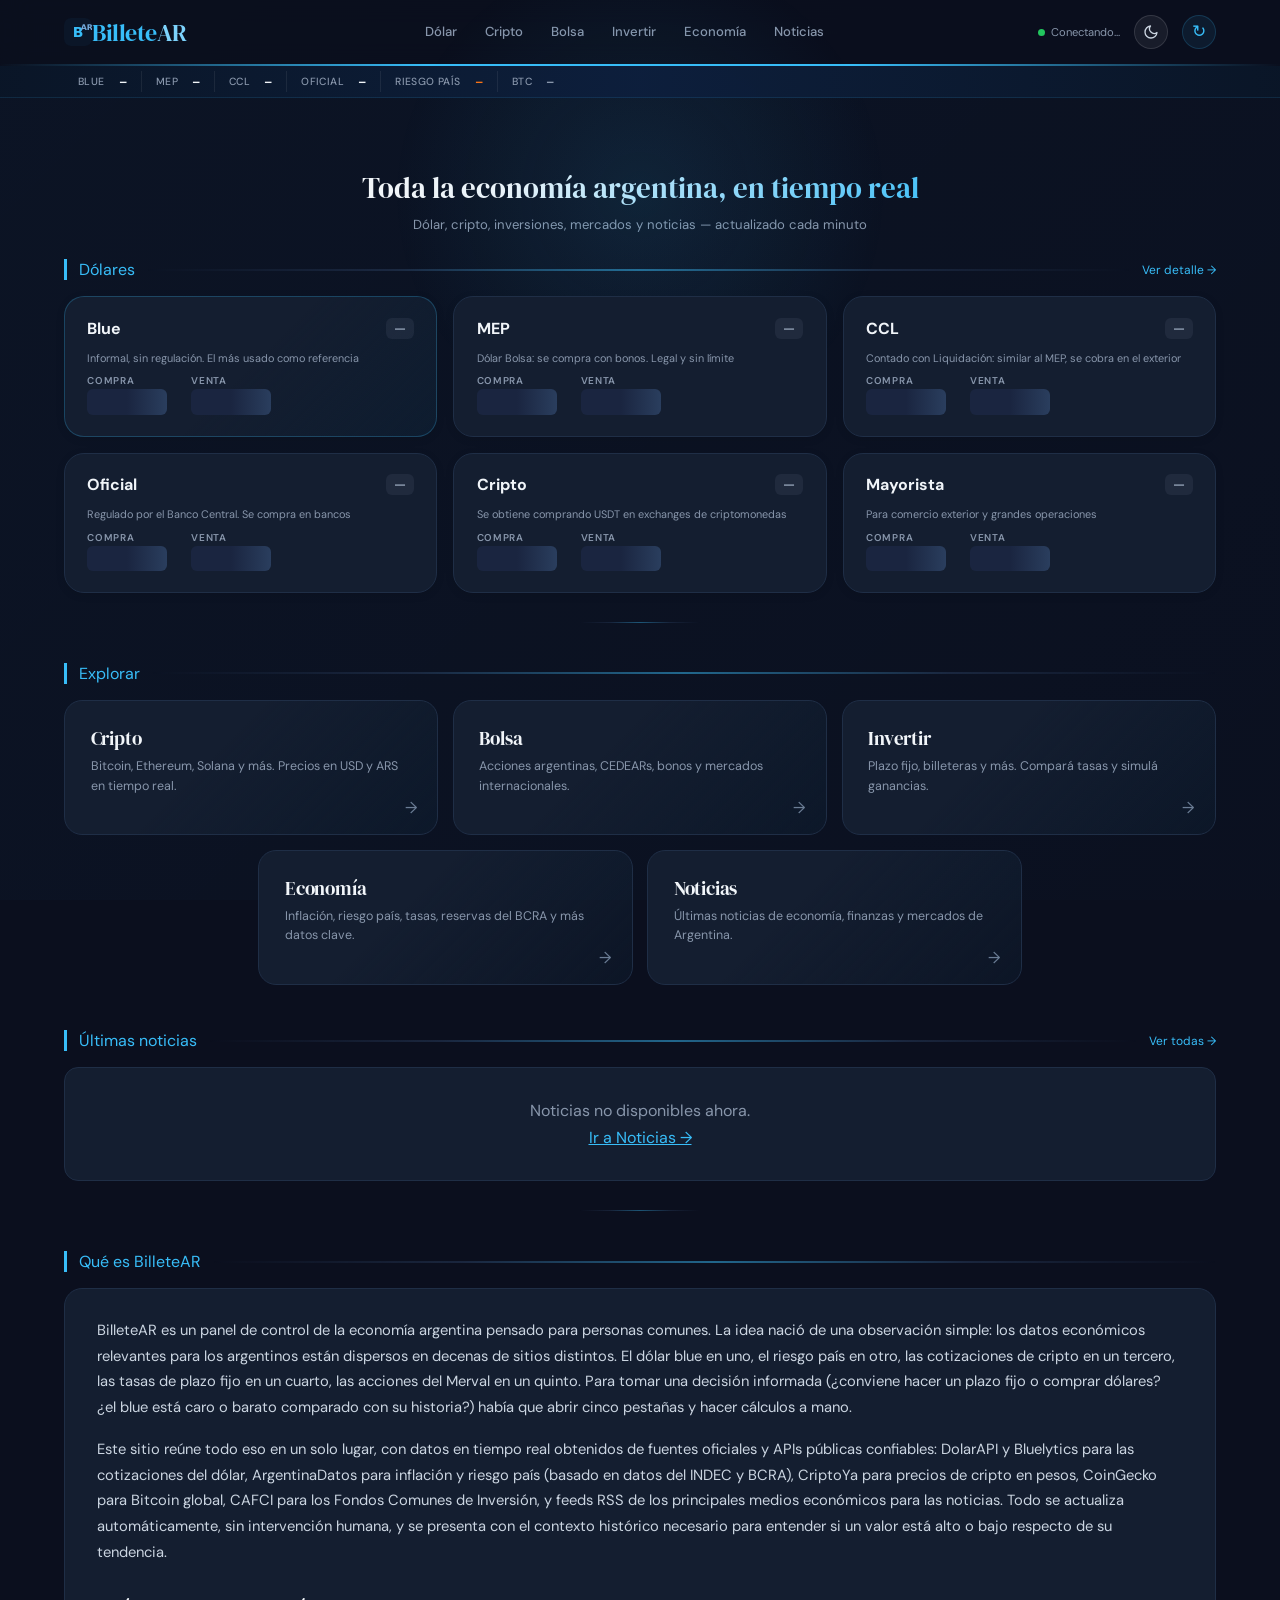
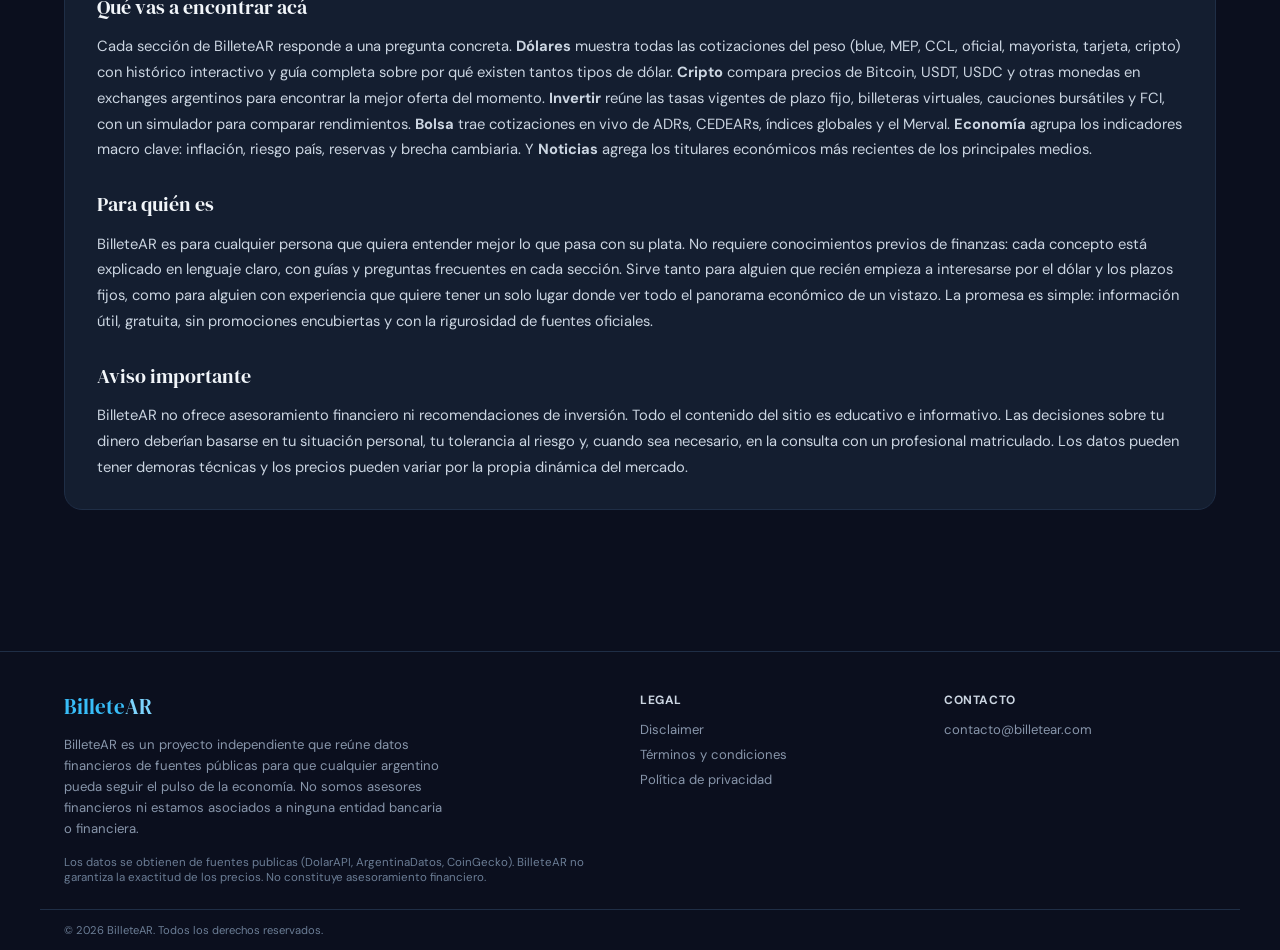
<file: index.html>
<!DOCTYPE html>
<html lang="es-AR">
<head>
  <!-- Google tag (gtag.js) -->
  <script async src="https://www.googletagmanager.com/gtag/js?id=G-S1ZTKVZH4E"></script>
  <script>
    window.dataLayer = window.dataLayer || [];
    function gtag(){dataLayer.push(arguments);}
    gtag('js', new Date());
    gtag('config', 'G-S1ZTKVZH4E');
  </script>
  <meta charset="UTF-8" />
  <meta name="viewport" content="width=device-width, initial-scale=1.0" />
  <title>Dólar Blue Hoy | Precio MEP, CCL y Oficial en Tiempo Real – BilleteAR</title>
  <meta name="description" content="Cotización del dólar blue, MEP, CCL, oficial y cripto hoy en Argentina. Calculadora ARS⇄USD, heatmap de variaciones y noticias económicas actualizadas al minuto." />
  <meta name="keywords" content="dolar blue hoy, cotizacion dolar argentina, bitcoin pesos, riesgo pais, inflacion argentina, rendimientos argentina, billetear" />
  <meta property="og:title" content="Dólar Blue hoy | MEP, CCL y Oficial – BilleteAR" />
  <meta property="og:description" content="Precio del dólar blue, MEP, CCL y oficial en tiempo real. Argentina." />
  <meta property="og:url" content="https://billetear.com/" />
  <meta property="og:type" content="website" />
  <meta property="og:locale" content="es_AR" />
  <meta property="og:site_name" content="BilleteAR" />
  <meta property="og:image" content="https://billetear.com/og-image.png" />
  <meta name="twitter:card" content="summary_large_image" />
  <meta name="twitter:title" content="Dólar Blue Hoy | MEP, CCL y Oficial – BilleteAR" />
  <meta name="twitter:description" content="Cotización del dólar blue, MEP, CCL y oficial en tiempo real. Argentina." />
  <meta name="twitter:image" content="https://billetear.com/og-image.png" />
  <meta name="twitter:site" content="@billetear_ar" />
  <link rel="canonical" href="https://billetear.com/" />
  <link rel="icon" type="image/svg+xml" href="/favicon.svg" />
  <link rel="manifest" href="/manifest.json" />
  <meta name="theme-color" content="#0b0f1e" />
  <meta name="apple-mobile-web-app-capable" content="yes" />
  <meta name="apple-mobile-web-app-status-bar-style" content="black-translucent" />
  <meta name="apple-mobile-web-app-title" content="BilleteAR" />
  <link rel="apple-touch-icon" href="/icon-192.svg" />
  <link rel="preconnect" href="https://fonts.googleapis.com" />
  <link href="https://fonts.googleapis.com/css2?family=DM+Sans:ital,opsz,wght@0,9..40,300;0,9..40,400;0,9..40,500;0,9..40,600;0,9..40,700;1,9..40,400&display=swap" rel="stylesheet" />
  <link href="https://fonts.googleapis.com/css2?family=DM+Serif+Display&display=swap" rel="stylesheet" />
  <script async src="https://pagead2.googlesyndication.com/pagead/js/adsbygoogle.js?client=ca-pub-8647898779857303" crossorigin="anonymous"></script>
  <link rel="stylesheet" href="shared.css">
  <style>
    .ad-slot{margin:2rem auto;max-width:728px}

    /* ── Animated background ── */
    @keyframes bgShift{0%{background-position:0% 50%}50%{background-position:100% 50%}100%{background-position:0% 50%}}
    body::before{content:'';position:fixed;inset:0;background:linear-gradient(135deg,rgba(56,189,248,.03) 0%,transparent 40%,rgba(139,92,246,.03) 70%,transparent 100%);background-size:400% 400%;animation:bgShift 15s ease infinite;pointer-events:none;z-index:0}
    body>*{position:relative;z-index:1}

    /* ── Hero ── */
    .hero-section{text-align:center;padding:2.5rem 1rem 1.5rem;max-width:650px;margin:0 auto;position:relative}
    .hero-section::before{content:'';position:absolute;top:50%;left:50%;width:500px;height:500px;transform:translate(-50%,-50%);background:radial-gradient(circle,rgba(56,189,248,.1) 0%,transparent 70%);pointer-events:none;animation:heroPulse 4s ease-in-out infinite}
    @keyframes heroPulse{0%,100%{opacity:.4;transform:translate(-50%,-50%) scale(.85)}50%{opacity:1;transform:translate(-50%,-50%) scale(1.15)}}
    .hero-title{font-family:'DM Serif Display',serif;font-size:1.8rem;color:var(--text);margin-bottom:.5rem;line-height:1.3;background:linear-gradient(135deg,var(--text) 30%,var(--sky) 100%);-webkit-background-clip:text;-webkit-text-fill-color:transparent;background-clip:text}
    .hero-sub{font-size:.82rem;color:var(--muted);line-height:1.5}

    /* ── Animated shine on cards ── */
    @keyframes cardShine{0%{left:-100%}100%{left:200%}}
    .dolar-card::before{content:'';position:absolute;top:0;left:-100%;width:50%;height:100%;background:linear-gradient(90deg,transparent,rgba(56,189,248,.05),transparent);transform:skewX(-15deg);pointer-events:none}
    .dolar-card:hover::before{animation:cardShine .7s ease}

    /* ── Glow pulse on Blue card ── */
    @keyframes bluePulse{0%,100%{box-shadow:0 2px 8px rgba(0,0,0,.1),0 0 15px rgba(56,189,248,.06)}50%{box-shadow:0 4px 16px rgba(0,0,0,.15),0 0 30px rgba(56,189,248,.15)}}

    /* ── Stats bar glow ── */
    .sb-val[data-flash]{animation:valFlash .6s ease}
    @keyframes valFlash{0%{color:var(--sky);text-shadow:0 0 8px rgba(56,189,248,.5)}100%{color:var(--text);text-shadow:none}}

    /* ── Light mode overrides (index palette differs from shared) ── */
    body.light{--bg:#f5f6fa;--bg2:#eef1f6;--card:#ffffff;--card2:#f8f9fc;--border:#d0d7e2;--border2:#bcc5d4;--text:#0f172a;--text2:#334155;--muted:#475569;--muted2:#64748b}
    body.light header{background:rgba(245,246,250,.98);border-bottom-color:var(--border);box-shadow:0 1px 3px rgba(0,0,0,.06)}
    body.light .stats-bar{background:linear-gradient(90deg,#e8ecf4,#dfe4ef,#e8ecf4);border-bottom:1px solid var(--border)}
    body.light .sb-item{border-right-color:var(--border)}
    body.light .dolar-card{background:var(--card);border-color:var(--border);box-shadow:0 1px 3px rgba(0,0,0,.05)}
    body.light .dolar-card:hover{box-shadow:0 4px 16px rgba(0,0,0,.1)}
    body.light .dolar-card .dc-name{color:var(--text)}
    body.light .dolar-card .dc-label{color:var(--muted)}
    body.light .dolar-card .dc-price{color:var(--text)}
    body.light .dolar-card .dc-sell{color:var(--text)!important}
    body.light .sec-link-card{background:var(--card);border-color:var(--border)}
    body.light .sec-link-card:hover{border-color:var(--border2);box-shadow:0 4px 16px rgba(0,0,0,.1)}
    body.light .news-card{background:var(--card);border-color:var(--border)}
    body.light .news-card:hover{border-color:var(--border2);box-shadow:0 4px 12px rgba(0,0,0,.08)}
    body.light .refresh-btn{background:rgba(37,99,235,.1);border-color:rgba(37,99,235,.25);color:#2563eb}
    body.light .refresh-btn:hover{background:rgba(37,99,235,.18);border-color:rgba(37,99,235,.4)}

    /* ── Stats bar ── */
    .stats-bar{background:linear-gradient(90deg,rgba(10,22,40,.98),rgba(13,31,60,.98),rgba(10,22,40,.98));border-bottom:1px solid rgba(56,189,248,.12);padding:5px 0;overflow-x:auto;scrollbar-width:none;white-space:nowrap;position:sticky;top:62px;z-index:90}
    .stats-bar::-webkit-scrollbar{display:none}
    .stats-bar-inner{max-width:1200px;margin:0 auto;padding:0 1.5rem;display:flex;align-items:center}
    .sb-item{display:inline-flex;align-items:center;gap:5px;padding:0 14px;border-right:1px solid rgba(255,255,255,.07)}
    .sb-item:last-child{border-right:none}
    .sb-label{font-size:.65rem;color:var(--muted);font-weight:500;text-transform:uppercase;letter-spacing:.04em}
    .sb-val{font-size:.76rem;font-weight:700;color:var(--text);font-variant-numeric:tabular-nums;transition:color .3s}

    /* ── Dollar cards grid ── */
    .dolar-grid{display:grid;grid-template-columns:repeat(3,1fr);gap:1rem}
    @media(max-width:900px){.dolar-grid{grid-template-columns:repeat(2,1fr)}}
    @media(max-width:500px){.dolar-grid{grid-template-columns:1fr}}
    .dolar-card{background:var(--card);border:1px solid var(--border);border-radius:20px;padding:1.3rem 1.4rem;text-decoration:none;color:inherit;transition:all .3s cubic-bezier(.4,0,.2,1);display:flex;flex-direction:column;gap:.6rem;position:relative;overflow:hidden;box-shadow:0 2px 8px rgba(0,0,0,.1)}
    .dolar-card:hover{border-color:rgba(56,189,248,.3);transform:translateY(-4px);box-shadow:0 16px 40px rgba(0,0,0,.3),0 0 0 1px rgba(56,189,248,.1)}
    .dolar-card:first-child{border-color:rgba(56,189,248,.25);background:linear-gradient(135deg,var(--card) 50%,rgba(56,189,248,.06) 100%);animation:bluePulse 3s ease-in-out infinite}
    .dc-top{display:flex;align-items:center;justify-content:space-between}
    .dc-name{font-size:1rem;font-weight:700;color:var(--text)}
    .dc-var{font-size:.82rem;font-weight:700;padding:2px 8px;border-radius:6px}
    .dc-var.up{color:var(--green);background:rgba(34,197,94,.12)}
    .dc-var.down{color:var(--red);background:rgba(239,68,68,.12)}
    .dc-var.neu{color:var(--muted);background:rgba(136,150,171,.1)}
    .dc-prices{display:flex;gap:1.5rem;align-items:baseline;flex-wrap:wrap}
    .dc-col{display:flex;flex-direction:column;gap:2px}
    .dc-label{font-size:.62rem;font-weight:600;text-transform:uppercase;letter-spacing:.07em;color:var(--muted)}
    .dc-price{font-size:1rem;font-weight:700;color:var(--text2);font-variant-numeric:tabular-nums}
    .dc-sell{font-size:1.7rem;font-weight:800;color:#fff!important;font-variant-numeric:tabular-nums;text-shadow:0 0 20px rgba(56,189,248,.15)}
    .dc-skel{height:1.6rem;width:80px;border-radius:6px;background:linear-gradient(90deg,var(--card2) 25%,var(--border2) 50%,var(--card2) 75%);background-size:200% 100%;animation:shimmer 1.4s infinite}

    /* ── Section link cards ── */
    .sec-links-grid{display:flex;flex-wrap:wrap;gap:.9rem;justify-content:center}
    .sec-link-card{flex:0 0 calc(33.333% - .6rem)}
    @media(max-width:800px){.sec-link-card{flex:0 0 calc(50% - .45rem)}}
    @media(max-width:450px){.sec-link-card{flex:0 0 100%}}
    .sec-link-card{background:linear-gradient(135deg,var(--card) 40%,rgba(56,189,248,.04) 100%);border:1px solid var(--border);border-radius:18px;padding:1.5rem 1.6rem 2.2rem;text-decoration:none;color:inherit;transition:all .3s cubic-bezier(.4,0,.2,1);display:flex;flex-direction:column;gap:.4rem;position:relative;overflow:hidden}
    .sec-link-card::before{content:'';position:absolute;top:0;left:-100%;width:50%;height:100%;background:linear-gradient(90deg,transparent,rgba(56,189,248,.06),transparent);transform:skewX(-15deg);pointer-events:none}
    .sec-link-card:hover::before{animation:cardShine .8s ease}
    .sec-link-card::after{content:'\2192';position:absolute;bottom:1rem;right:1.3rem;font-size:1rem;color:var(--muted2);transition:all .3s;transform:translateX(0)}
    .sec-link-card:hover{border-color:rgba(56,189,248,.4);transform:translateY(-4px);box-shadow:0 16px 40px rgba(0,0,0,.35),0 0 20px rgba(56,189,248,.08);background:linear-gradient(135deg,var(--card) 20%,rgba(56,189,248,.1) 100%)}
    .sec-link-card:hover::after{color:var(--sky);transform:translateX(4px)}
    .sec-link-card:hover .slc-title{color:var(--sky)}
    .slc-title{font-family:'DM Serif Display',serif;font-size:1.2rem;font-weight:400;color:var(--text);transition:color .3s;letter-spacing:-.01em}
    .slc-desc{font-size:.78rem;color:var(--muted);line-height:1.55;margin-bottom:.2rem}

    /* ── News ── */
    .news-grid{display:grid;grid-template-columns:repeat(auto-fill,minmax(260px,1fr));gap:.85rem}
    .news-card{background:var(--card);border:1px solid var(--border);border-radius:14px;padding:1rem 1.1rem 1rem 1.2rem;text-decoration:none;color:inherit;transition:all .2s;display:flex;flex-direction:column;gap:.4rem}
    .news-card:hover{border-color:rgba(56,189,248,.25);transform:translateY(-2px);box-shadow:0 8px 24px rgba(0,0,0,.3)}
    .nc-src{font-size:.63rem;font-weight:700;text-transform:uppercase;letter-spacing:.07em}
    .nc-title{font-size:.86rem;font-weight:500;color:var(--text2);line-height:1.5}
    .nc-date{font-size:.68rem;color:var(--muted);margin-top:.2rem}
  </style>
<script type="application/ld+json">
{
  "@context": "https://schema.org",
  "@type": "WebSite",
  "name": "BilleteAR",
  "url": "https://billetear.com",
  "description": "Dashboard financiero argentino con cotizaciones del dólar, criptomonedas, indicadores y rendimientos en tiempo real."
}
</script>
</head>
<body>

<header>
  <div class="header-inner">
    <a class="logo" href="index.html">
      <img class="logo-favicon" src="/favicon.svg" alt="BilleteAR" width="28" height="28" />
      <span class="logo-text">Billete<em>AR</em></span>
    </a>
    <div class="header-nav">
      <a class="topnav-link" href="dolares.html">Dólar</a>
      <a class="topnav-link" href="cripto.html">Cripto</a>
      <a class="topnav-link" href="mercados.html">Bolsa</a>
      <a class="topnav-link" href="rendimientos.html">Invertir</a>
      <a class="topnav-link" href="indicadores.html">Economía</a>
      <a class="topnav-link" href="noticias.html">Noticias</a>
    </div>
    <div class="nav-right">
      <div class="live-badge"><div class="live-dot"></div><span id="lastUpdate" style="font-size:.7rem;color:var(--muted)">Conectando...</span></div>
      <button class="theme-btn" id="themeBtn" onclick="toggleTheme()" title="Cambiar tema" aria-label="Cambiar tema"><svg viewBox="0 0 24 24" width="16" height="16" fill="none" stroke="currentColor" stroke-width="2" stroke-linecap="round" stroke-linejoin="round"><path d="M21 12.79A9 9 0 1 1 11.21 3 7 7 0 0 0 21 12.79z"/></svg></button>
      <button class="refresh-btn" id="refreshBtn" onclick="triggerRefresh()" title="Actualizar datos" aria-label="Actualizar datos">&#x21BB;</button>
    </div>
  </div>
</header>

<!-- Stats bar -->
<div class="stats-bar">
  <div class="stats-bar-inner">
    <div class="sb-item" title="Dólar informal que se compra en cuevas y arbolitos" style="cursor:help"><span class="sb-label">Blue</span>&nbsp;<span class="sb-val" id="sb-blue">&ndash;</span></div>
    <div class="sb-item" title="Dólar Bolsa — se obtiene comprando y vendiendo bonos en pesos y dólares" style="cursor:help"><span class="sb-label">MEP</span>&nbsp;<span class="sb-val" id="sb-mep">&ndash;</span></div>
    <div class="sb-item" title="Contado con Liquidación — similar al MEP pero se liquida en cuenta en el exterior" style="cursor:help"><span class="sb-label">CCL</span>&nbsp;<span class="sb-val" id="sb-ccl">&ndash;</span></div>
    <div class="sb-item"><span class="sb-label">Oficial</span>&nbsp;<span class="sb-val" id="sb-oficial">&ndash;</span></div>
    <div class="sb-item" title="Índice EMBI+ de JP Morgan — mide el riesgo de default de Argentina" style="cursor:help"><span class="sb-label">Riesgo País</span>&nbsp;<span class="sb-val" id="sb-riesgo" style="color:var(--orange)">&ndash;</span></div>
    <div class="sb-item"><span class="sb-label">BTC</span>&nbsp;<span class="sb-val" id="sb-btc" style="color:var(--muted)">&ndash;</span></div>
  </div>
</div>

<main>

<h1 class="sr-only">Dólar blue hoy y cotizaciones en tiempo real – Argentina</h1>

<div class="hero-section">
  <p class="hero-title">Toda la economía argentina, en tiempo real</p>
  <p class="hero-sub">Dólar, cripto, inversiones, mercados y noticias — actualizado cada minuto</p>
</div>

<!-- Stale data warning -->
<div id="staleWarning" style="display:none;background:rgba(251,191,36,.1);border:1px solid rgba(251,191,36,.3);color:var(--amber);text-align:center;padding:.5rem;font-size:.78rem">
  ⚠️ Los datos pueden estar desactualizados · <button onclick="location.reload()" style="background:none;border:none;color:var(--sky);cursor:pointer;text-decoration:underline;font-size:.78rem">Actualizar</button>
</div>

  <!-- Dollar cards -->
  <div class="section" style="animation-delay:.05s">
    <div class="sec-header">
      <h2 class="sec-title">Dólares</h2>
      <div class="sec-line"></div>
      <a href="dolares.html" style="font-size:.75rem;color:var(--sky);text-decoration:none;white-space:nowrap">Ver detalle &rarr;</a>
    </div>
    <div class="dolar-grid" id="dolarGrid">
      <!-- Skeleton cards while loading -->
      <div class="dolar-card" ><div class="dc-top"><span class="dc-name">Blue</span><span class="dc-var neu">&mdash;</span></div><span class="dc-desc">Informal, sin regulaci&oacute;n. El m&aacute;s usado como referencia</span><div class="dc-prices"><div class="dc-col"><span class="dc-label">Compra</span><div class="dc-skel"></div></div><div class="dc-col"><span class="dc-label">Venta</span><div class="dc-skel"></div></div></div></div>
      <div class="dolar-card" ><div class="dc-top"><span class="dc-name">MEP</span><span class="dc-var neu">&mdash;</span></div><span class="dc-desc">D&oacute;lar Bolsa: se compra con bonos. Legal y sin l&iacute;mite</span><div class="dc-prices"><div class="dc-col"><span class="dc-label">Compra</span><div class="dc-skel"></div></div><div class="dc-col"><span class="dc-label">Venta</span><div class="dc-skel"></div></div></div></div>
      <div class="dolar-card" ><div class="dc-top"><span class="dc-name">CCL</span><span class="dc-var neu">&mdash;</span></div><span class="dc-desc">Contado con Liquidaci&oacute;n: similar al MEP, se cobra en el exterior</span><div class="dc-prices"><div class="dc-col"><span class="dc-label">Compra</span><div class="dc-skel"></div></div><div class="dc-col"><span class="dc-label">Venta</span><div class="dc-skel"></div></div></div></div>
      <div class="dolar-card" ><div class="dc-top"><span class="dc-name">Oficial</span><span class="dc-var neu">&mdash;</span></div><span class="dc-desc">Regulado por el Banco Central. Se compra en bancos</span><div class="dc-prices"><div class="dc-col"><span class="dc-label">Compra</span><div class="dc-skel"></div></div><div class="dc-col"><span class="dc-label">Venta</span><div class="dc-skel"></div></div></div></div>
      <div class="dolar-card" ><div class="dc-top"><span class="dc-name">Cripto</span><span class="dc-var neu">&mdash;</span></div><span class="dc-desc">Se obtiene comprando USDT en exchanges de criptomonedas</span><div class="dc-prices"><div class="dc-col"><span class="dc-label">Compra</span><div class="dc-skel"></div></div><div class="dc-col"><span class="dc-label">Venta</span><div class="dc-skel"></div></div></div></div>
      <div class="dolar-card" ><div class="dc-top"><span class="dc-name">Mayorista</span><span class="dc-var neu">&mdash;</span></div><span class="dc-desc">Para comercio exterior y grandes operaciones</span><div class="dc-prices"><div class="dc-col"><span class="dc-label">Compra</span><div class="dc-skel"></div></div><div class="dc-col"><span class="dc-label">Venta</span><div class="dc-skel"></div></div></div></div>
    </div>
  </div>

  <!-- Quick section links -->
  <div class="section" style="animation-delay:.1s">
    <div class="sec-header">
      <h2 class="sec-title">Explorar</h2>
      <div class="sec-line"></div>
    </div>
    <div class="sec-links-grid">
      <a class="sec-link-card" href="cripto.html">
        <span class="slc-title">Cripto</span>
        <span class="slc-desc">Bitcoin, Ethereum, Solana y más. Precios en USD y ARS en tiempo real.</span>
      </a>
      <a class="sec-link-card" href="mercados.html">
        <span class="slc-title">Bolsa</span>
        <span class="slc-desc">Acciones argentinas, CEDEARs, bonos y mercados internacionales.</span>
      </a>
      <a class="sec-link-card" href="rendimientos.html">
        <span class="slc-title">Invertir</span>
        <span class="slc-desc">Plazo fijo, billeteras y más. Compará tasas y simulá ganancias.</span>
      </a>
      <a class="sec-link-card" href="indicadores.html">
        <span class="slc-title">Economía</span>
        <span class="slc-desc">Inflación, riesgo país, tasas, reservas del BCRA y más datos clave.</span>
      </a>
      <a class="sec-link-card" href="noticias.html">
        <span class="slc-title">Noticias</span>
        <span class="slc-desc">Últimas noticias de economía, finanzas y mercados de Argentina.</span>
      </a>
    </div>
  </div>

  <!-- AdSense -->
  <div class="ad-slot" style="text-align:center;margin:2rem auto;max-width:728px">
    <ins class="adsbygoogle"
      style="display:block"
      data-ad-client="ca-pub-8647898779857303"
      data-ad-slot="9922353599"
      data-ad-format="auto"
      data-full-width-responsive="true"></ins>
    <script>(adsbygoogle = window.adsbygoogle || []).push({});</script>
  </div>

  <!-- News -->
  <div class="section" style="animation-delay:.15s">
    <div class="sec-header">
      <h2 class="sec-title">Últimas noticias</h2>
      <div class="sec-line"></div>
      <a href="noticias.html" style="font-size:.75rem;color:var(--sky);text-decoration:none;white-space:nowrap">Ver todas &rarr;</a>
    </div>
    <div class="news-grid" id="newsGrid">
      <div class="news-card" style="pointer-events:none"><div class="skel" style="height:.6rem;width:50px;margin-bottom:.5rem"></div><div class="skel" style="height:.85rem;width:100%;margin-bottom:.3rem"></div><div class="skel" style="height:.85rem;width:75%;margin-bottom:.5rem"></div><div class="skel" style="height:.65rem;width:40%"></div></div>
      <div class="news-card" style="pointer-events:none"><div class="skel" style="height:.6rem;width:50px;margin-bottom:.5rem"></div><div class="skel" style="height:.85rem;width:100%;margin-bottom:.3rem"></div><div class="skel" style="height:.85rem;width:75%;margin-bottom:.5rem"></div><div class="skel" style="height:.65rem;width:40%"></div></div>
      <div class="news-card" style="pointer-events:none"><div class="skel" style="height:.6rem;width:50px;margin-bottom:.5rem"></div><div class="skel" style="height:.85rem;width:100%;margin-bottom:.3rem"></div><div class="skel" style="height:.85rem;width:75%;margin-bottom:.5rem"></div><div class="skel" style="height:.65rem;width:40%"></div></div>
      <div class="news-card" style="pointer-events:none"><div class="skel" style="height:.6rem;width:50px;margin-bottom:.5rem"></div><div class="skel" style="height:.85rem;width:100%;margin-bottom:.3rem"></div><div class="skel" style="height:.85rem;width:75%;margin-bottom:.5rem"></div><div class="skel" style="height:.65rem;width:40%"></div></div>
    </div>
  </div>

  <!-- Editorial: about + value prop -->
  <div class="section" id="sobre" style="animation-delay:.18s">
    <div class="sec-header"><h2 class="sec-title">Qué es BilleteAR</h2><div class="sec-line"></div></div>
    <div style="background:var(--card);border:1px solid var(--border);border-radius:18px;padding:1.8rem 2rem;font-size:.92rem;color:var(--text2);line-height:1.75">
      <p style="margin:0 0 1rem">BilleteAR es un panel de control de la economía argentina pensado para personas comunes. La idea nació de una observación simple: los datos económicos relevantes para los argentinos están dispersos en decenas de sitios distintos. El dólar blue en uno, el riesgo país en otro, las cotizaciones de cripto en un tercero, las tasas de plazo fijo en un cuarto, las acciones del Merval en un quinto. Para tomar una decisión informada (¿conviene hacer un plazo fijo o comprar dólares? ¿el blue está caro o barato comparado con su historia?) había que abrir cinco pestañas y hacer cálculos a mano.</p>

      <p style="margin:0 0 1rem">Este sitio reúne todo eso en un solo lugar, con datos en tiempo real obtenidos de fuentes oficiales y APIs públicas confiables: DolarAPI y Bluelytics para las cotizaciones del dólar, ArgentinaDatos para inflación y riesgo país (basado en datos del INDEC y BCRA), CriptoYa para precios de cripto en pesos, CoinGecko para Bitcoin global, CAFCI para los Fondos Comunes de Inversión, y feeds RSS de los principales medios económicos para las noticias. Todo se actualiza automáticamente, sin intervención humana, y se presenta con el contexto histórico necesario para entender si un valor está alto o bajo respecto de su tendencia.</p>

      <h3 style="font-family:'DM Serif Display',Georgia,serif;font-size:1.25rem;color:var(--text);margin:1.5rem 0 .6rem;font-weight:400">Qué vas a encontrar acá</h3>
      <p style="margin:0 0 1rem">Cada sección de BilleteAR responde a una pregunta concreta. <strong>Dólares</strong> muestra todas las cotizaciones del peso (blue, MEP, CCL, oficial, mayorista, tarjeta, cripto) con histórico interactivo y guía completa sobre por qué existen tantos tipos de dólar. <strong>Cripto</strong> compara precios de Bitcoin, USDT, USDC y otras monedas en exchanges argentinos para encontrar la mejor oferta del momento. <strong>Invertir</strong> reúne las tasas vigentes de plazo fijo, billeteras virtuales, cauciones bursátiles y FCI, con un simulador para comparar rendimientos. <strong>Bolsa</strong> trae cotizaciones en vivo de ADRs, CEDEARs, índices globales y el Merval. <strong>Economía</strong> agrupa los indicadores macro clave: inflación, riesgo país, reservas y brecha cambiaria. Y <strong>Noticias</strong> agrega los titulares económicos más recientes de los principales medios.</p>

      <h3 style="font-family:'DM Serif Display',Georgia,serif;font-size:1.25rem;color:var(--text);margin:1.5rem 0 .6rem;font-weight:400">Para quién es</h3>
      <p style="margin:0 0 1rem">BilleteAR es para cualquier persona que quiera entender mejor lo que pasa con su plata. No requiere conocimientos previos de finanzas: cada concepto está explicado en lenguaje claro, con guías y preguntas frecuentes en cada sección. Sirve tanto para alguien que recién empieza a interesarse por el dólar y los plazos fijos, como para alguien con experiencia que quiere tener un solo lugar donde ver todo el panorama económico de un vistazo. La promesa es simple: información útil, gratuita, sin promociones encubiertas y con la rigurosidad de fuentes oficiales.</p>

      <h3 style="font-family:'DM Serif Display',Georgia,serif;font-size:1.25rem;color:var(--text);margin:1.5rem 0 .6rem;font-weight:400">Aviso importante</h3>
      <p style="margin:0">BilleteAR no ofrece asesoramiento financiero ni recomendaciones de inversión. Todo el contenido del sitio es educativo e informativo. Las decisiones sobre tu dinero deberían basarse en tu situación personal, tu tolerancia al riesgo y, cuando sea necesario, en la consulta con un profesional matriculado. Los datos pueden tener demoras técnicas y los precios pueden variar por la propia dinámica del mercado.</p>
    </div>
  </div>

  <!-- AdSense -->
  <div class="ad-slot" style="text-align:center;margin:2rem auto;max-width:728px">
    <ins class="adsbygoogle"
      style="display:block"
      data-ad-client="ca-pub-8647898779857303"
      data-ad-slot="9922353599"
      data-ad-format="auto"
      data-full-width-responsive="true"></ins>
    <script>(adsbygoogle = window.adsbygoogle || []).push({});</script>
  </div>

</main>

<footer>
  <div class="footer-inner">
    <div>
      <div class="footer-brand">Billete<span>AR</span></div>
      <p class="footer-desc">BilleteAR es un proyecto independiente que reúne datos financieros de fuentes públicas para que cualquier argentino pueda seguir el pulso de la economía. No somos asesores financieros ni estamos asociados a ninguna entidad bancaria o financiera.</p>
      <p class="footer-disclaimer">Los datos se obtienen de fuentes publicas (DolarAPI, ArgentinaDatos, CoinGecko). BilleteAR no garantiza la exactitud de los precios. No constituye asesoramiento financiero.</p>
    </div>
    <div>
      <div class="footer-heading">Legal</div>
      <div class="footer-links">
        <a href="disclaimer.html">Disclaimer</a>
        <a href="terminos.html">Términos y condiciones</a>
        <a href="privacidad.html">Política de privacidad</a>
      </div>
    </div>
    <div>
      <div class="footer-heading">Contacto</div>
      <div class="footer-links">
        <a href="mailto:contacto@billetear.com">contacto@billetear.com</a>
      </div>
    </div>
  </div>
  <div class="footer-bottom">
    <div>&copy; 2026 BilleteAR. Todos los derechos reservados.</div>
  </div>
</footer>

<!-- Mobile bottom nav -->
<nav class="bottom-nav">
  <div class="bn-inner">
    <a class="bn-item" href="dolares.html"><span class="bn-icon"><svg viewBox="0 0 24 24"><line x1="12" y1="1" x2="12" y2="23"/><path d="M17 5H9.5a3.5 3.5 0 0 0 0 7h5a3.5 3.5 0 0 1 0 7H6"/></svg></span><span>Dólar</span></a>
    <a class="bn-item" href="cripto.html"><span class="bn-icon"><svg viewBox="0 0 24 24"><path d="M11.767 19.089c4.924.868 6.14-6.025 1.216-6.894m-1.216 6.894L5.86 18.047m5.908 1.042-.347 1.97m1.563-8.864c4.924.869 6.14-6.025 1.215-6.893m-1.215 6.893-6.083-1.072m6.083 1.072.347-1.971M7.116 11.07l-1.257-.222m7.206-5.86-1.257-.222m-.838 4.75 6.083 1.072"/></svg></span><span>Cripto</span></a>
    <a class="bn-item" href="mercados.html"><span class="bn-icon"><svg viewBox="0 0 24 24"><polyline points="22 7 13.5 15.5 8.5 10.5 2 17"/><polyline points="16 7 22 7 22 13"/></svg></span><span>Bolsa</span></a>
    <a class="bn-item" href="rendimientos.html"><span class="bn-icon"><svg viewBox="0 0 24 24"><line x1="12" y1="1" x2="12" y2="23"/><path d="M17 5H9.5a3.5 3.5 0 0 0 0 7h5a3.5 3.5 0 0 1 0 7H6"/><path d="M16 16l2 2 4-4" stroke-width="2"/></svg></span><span>Invertir</span></a>
    <a class="bn-item" href="indicadores.html"><span class="bn-icon"><svg viewBox="0 0 24 24"><line x1="18" y1="20" x2="18" y2="10"/><line x1="12" y1="20" x2="12" y2="4"/><line x1="6" y1="20" x2="6" y2="14"/></svg></span><span>Economía</span></a>
    <a class="bn-item" href="noticias.html"><span class="bn-icon"><svg viewBox="0 0 24 24"><path d="M4 22h16a2 2 0 0 0 2-2V4a2 2 0 0 0-2-2H8a2 2 0 0 0-2 2v16a2 2 0 0 1-2 2Zm0 0a2 2 0 0 1-2-2v-9c0-1.1.9-2 2-2h2"/><path d="M18 14h-8"/><path d="M15 18h-5"/><path d="M10 6h8v4h-8V6Z"/></svg></span><span>Noticias</span></a>
  </div>
</nav>

<script src="shared.js"></script>
<script>
function fmtUSD(n){if(n==null)return'\u2013';if(n>=1000)return'US$\u202f'+Number(n).toLocaleString('es-AR',{minimumFractionDigits:0,maximumFractionDigits:0});return'US$\u202f'+Number(n).toLocaleString('es-AR',{minimumFractionDigits:2,maximumFractionDigits:2});}
function relTime(str){if(!str)return'';const d=Math.floor((Date.now()-new Date(str))/60000);if(d<1)return'hace un momento';if(d<60)return'hace '+d+'m';const h=Math.floor(d/60);return h<24?'hace '+h+'h':new Date(str).toLocaleDateString('es-AR');}

// Dollar variation data (yesterday prices from argentinadatos)
const yesterdayPrices={};

const DOLAR_CONFIG=[
  {casa:'blue',name:'Blue',color:'#facc15',anchor:'#blue',desc:'Informal, sin regulación. El más usado como referencia'},
  {casa:'bolsa',name:'MEP',color:'#38bdf8',anchor:'#mep',desc:'Dólar Bolsa: se compra con bonos. Legal y sin límite'},
  {casa:'contadoconliqui',name:'CCL',color:'#f97316',anchor:'#ccl',desc:'Contado con Liquidación: similar al MEP, se cobra en el exterior'},
  {casa:'oficial',name:'Oficial',color:'#22c55e',anchor:'#oficial',desc:'Regulado por el Banco Central. Se compra en bancos'},
  {casa:'cripto',name:'Cripto',color:'#a78bfa',anchor:'#cripto',desc:'Se obtiene comprando USDT en exchanges de criptomonedas'},
  {casa:'mayorista',name:'Mayorista',color:'#6b7d95',anchor:'#mayorista',desc:'Para comercio exterior y grandes operaciones'},
];

function renderDollarCards(data){
  window._lastDollarData=data;
  const grid=q('dolarGrid');
  if(!grid)return;

  grid.innerHTML=DOLAR_CONFIG.map(cfg=>{
    const d=data.find(x=>x.casa===cfg.casa);
    if(!d)return '';
    const compra=d.compra?fmtARS(d.compra):'\u2013';
    const venta=d.venta?fmtARS(d.venta):'\u2013';

    // Daily variation
    let varHtml='<span class="dc-var neu">\u2014</span>';
    const yest=yesterdayPrices[cfg.casa];
    if(yest&&d.venta){
      const pct=((d.venta-yest)/yest*100);
      if(Math.abs(pct)>0.001){
        const cls=pct>0?'up':'down';
        varHtml='<span class="dc-var '+cls+'">'+(pct>0?'+':'')+pct.toFixed(2)+'%</span>';
      }
    }

    return '<a class="dolar-card" href="dolares.html'+cfg.anchor+'" >'+
      '<div class="dc-top"><span class="dc-name">'+cfg.name+'</span>'+varHtml+'</div>'+
      '<span class="dc-desc">'+escHTML(cfg.desc)+'</span>'+
      '<div class="dc-prices">'+
        '<div class="dc-col"><span class="dc-label">Compra</span><span class="dc-price">'+compra+'</span></div>'+
        '<div class="dc-col"><span class="dc-label">Venta</span><span class="dc-sell">'+venta+'</span></div>'+
      '</div>'+
    '</a>';
  }).filter(Boolean).join('');

  // Update stats bar
  const blue=data.find(d=>d.casa==='blue');
  const oficial=data.find(d=>d.casa==='oficial');
  const mep=data.find(d=>d.casa==='bolsa');
  const ccl=data.find(d=>d.casa==='contadoconliqui');
  if(blue)q('sb-blue').textContent=fmtARS(blue.venta);
  if(mep)q('sb-mep').textContent=fmtARS(mep.venta);
  if(ccl)q('sb-ccl').textContent=fmtARS(ccl.venta);
  if(oficial)q('sb-oficial').textContent=fmtARS(oficial.venta);
  q('lastUpdate').textContent='En vivo \u00B7 '+relTime(blue?.fechaActualizacion);
}

// RSS parser
function parseRSSXml(xml,label){
  try{
    const doc=new DOMParser().parseFromString(xml,'text/xml');
    return[...doc.querySelectorAll('item')].slice(0,4).map(item=>{
      const titleRaw=item.querySelector('title')?.textContent||'';
      const title=titleRaw.replace(/<!\[CDATA\[|\]\]>/g,'').replace(/<[^>]+>/g,'').trim();
      const linkEl=item.querySelector('link');
      const link=linkEl?.nextSibling?.nodeValue?.trim()||linkEl?.textContent?.trim()||'#';
      const pubDate=item.querySelector('pubDate')?.textContent||'';
      return{title,link,pubDate,_src:label};
    }).filter(i=>i.title&&i.title.length>10);
  }catch{return[];}
}

async function loadNews(){
  const feeds=[
    {url:'https://www.ambito.com/rss/pages/economia.xml',label:'Ambito'},
    {url:'https://www.infobae.com/feeds/rss/economia/',label:'Infobae'},
    {url:'https://news.google.com/rss/search?q=economia+argentina+dolar&hl=es-419&gl=AR&ceid=AR:es-419',label:'Google News'},
  ];

  const results=await Promise.allSettled(feeds.map(async f=>{
    try{
      const aoUrl='https://api.allorigins.win/get?url='+encodeURIComponent(f.url);
      const c=new AbortController();const t=setTimeout(()=>c.abort(),9000);
      const r=await fetch(aoUrl,{signal:c.signal});clearTimeout(t);
      if(r.ok){const j=await r.json();if(j&&j.contents)return parseRSSXml(j.contents,f.label);}
    }catch{}
    try{
      const cpUrl='https://corsproxy.io/?url='+encodeURIComponent(f.url);
      const c2=new AbortController();const t2=setTimeout(()=>c2.abort(),9000);
      const r2=await fetch(cpUrl,{signal:c2.signal});clearTimeout(t2);
      if(r2.ok)return parseRSSXml(await r2.text(),f.label);
    }catch{}
    throw new Error('failed');
  }));

  const all=results.flatMap(r=>r.status==='fulfilled'?r.value:[]);

  if(!all.length){
    q('newsGrid').innerHTML='<div class="news-card" style="grid-column:1/-1;color:var(--muted);text-align:center;pointer-events:none;padding:2rem">Noticias no disponibles ahora. <a href="noticias.html" style="color:var(--sky)">Ir a Noticias &rarr;</a></div>';
    return;
  }

  const seen=new Set();
  const unique=all
    .filter(i=>{const k=(i.title||'').slice(0,50).toLowerCase();if(seen.has(k)||!i.title)return false;seen.add(k);return true;})
    .sort((a,b)=>new Date(b.pubDate||0)-new Date(a.pubDate||0));

  const srcColors={'Google News':'#38bdf8','Infobae':'#f97316','Ambito':'#a78bfa'};

  q('newsGrid').innerHTML=unique.slice(0,4).map(item=>{
    const date=item.pubDate?new Date(item.pubDate).toLocaleDateString('es-AR',{day:'numeric',month:'short',hour:'2-digit',minute:'2-digit'}):'';
    const color=srcColors[item._src]||'var(--sky)';
    return '<a class="news-card" href="'+item.link+'" target="_blank" rel="noopener noreferrer" >'+
      '<div class="nc-src" style="color:'+color+'">'+item._src+'</div>'+
      '<div class="nc-title">'+escHTML(item.title)+'</div>'+
      '<div class="nc-date">'+date+'</div>'+
    '</a>';
  }).join('');
}

// Load yesterday's prices ONCE (not on every refresh) with localStorage cache
let yesterdayLoaded=false;
async function loadYesterdayPrices(){
  if(yesterdayLoaded)return;
  // Try localStorage cache (valid 4 hours, keyed by date so stale cache from wrong logic is ignored)
  const cacheKey='billetear_yesterday_v2';
  try{
    const c=JSON.parse(localStorage.getItem(cacheKey)||'null');
    if(c&&Date.now()-c.ts<4*3600*1000&&Object.keys(c.data).length>=3){
      Object.assign(yesterdayPrices,c.data);
      yesterdayLoaded=true;
      if(window._lastDollarData)renderDollarCards(window._lastDollarData);
      return;
    }
  }catch{}
  // Fetch from API (heavy — full history, so only do once)
  await Promise.allSettled(['blue','bolsa','contadoconliqui','oficial','cripto','mayorista'].map(tipo=>
    fetchJSON('https://api.argentinadatos.com/v1/cotizaciones/dolares/'+tipo).then(hist=>{
      if(Array.isArray(hist)&&hist.length>=2){
        // Always use second-to-last as "yesterday" reference
        // Works both when market is open (live vs yesterday) and closed (last day vs day before)
        yesterdayPrices[tipo]=hist[hist.length-2].venta;
      }
    }).catch(()=>{})
  ));
  if(Object.keys(yesterdayPrices).length>0){
    yesterdayLoaded=true;
    try{localStorage.setItem(cacheKey,JSON.stringify({data:yesterdayPrices,ts:Date.now()}));}catch{}
  }
  if(window._lastDollarData)renderDollarCards(window._lastDollarData);
}

async function refreshAll(){
  await Promise.allSettled([
    // Dollar prices
    fetchJSON('https://dolarapi.com/v1/dolares').then(data=>{
      renderDollarCards(data);
    }).catch(()=>{}),

    // Crypto for stats bar
    fetchJSON('https://api.coingecko.com/api/v3/coins/markets?vs_currency=usd&ids=bitcoin&order=market_cap_desc&per_page=1&sparkline=false&price_change_percentage=24h').then(data=>{
      const btc=data.find(c=>c.id==='bitcoin');
      if(btc){
        const pct=btc.price_change_percentage_24h||0;
        q('sb-btc').textContent=fmtUSD(btc.current_price);
        q('sb-btc').style.color=pct>=0?'var(--green)':'var(--red)';
      }
    }).catch(()=>{}),

    // Riesgo pais
    (async()=>{
      const eps=['https://api.argentinadatos.com/v1/finanzas/indices/riesgo-pais/ultimo','https://api.argentinadatos.com/v1/finanzas/indices/riesgo-pais'];
      for(const ep of eps){try{const r=await fetchJSON(ep);let e=null;if(Array.isArray(r)&&r.length)e=r[r.length-1];else if(r?.valor!=null)e=r;if(e?.valor!=null){q('sb-riesgo').textContent=Number(e.valor).toLocaleString('es-AR')+' pb';break;}}catch{}}
    })(),

    // News
    loadNews().catch(()=>{}),
  ]);
}

window._lastFetchTime = null;

const _origRefreshAll = refreshAll;
refreshAll = async function() {
  await _origRefreshAll();
  window._lastFetchTime = Date.now();
  const warn = document.getElementById('staleWarning');
  if (warn) warn.style.display = 'none';
};

refreshAll();
loadYesterdayPrices(); // heavy API call, only once
setInterval(refreshAll, 3 * 60 * 1000);

// Staleness check every 60s
setInterval(function() {
  if (!window._lastFetchTime) return;
  const age = Date.now() - window._lastFetchTime;
  const warn = document.getElementById('staleWarning');
  if (warn) {
    warn.style.display = age > 10 * 60 * 1000 ? 'block' : 'none';
  }
}, 60 * 1000);

// Auto-shine: periodically trigger shine animation on random cards
(function autoShine() {
  const cards = document.querySelectorAll('.dolar-card, .sec-link-card');
  if (!cards.length) return;
  function shine() {
    const card = cards[Math.floor(Math.random() * cards.length)];
    const before = card.querySelector(':scope > *') || card;
    card.style.setProperty('--shine', '1');
    const pseudo = document.createElement('div');
    pseudo.style.cssText = 'position:absolute;top:0;left:-100%;width:50%;height:100%;background:linear-gradient(90deg,transparent,rgba(56,189,248,.06),transparent);transform:skewX(-15deg);pointer-events:none;z-index:1';
    card.appendChild(pseudo);
    pseudo.animate([{left:'-100%'},{left:'200%'}], {duration:800, easing:'ease'});
    setTimeout(() => pseudo.remove(), 800);
  }
  setInterval(shine, 3000);
})();
</script>
</body>
</html>
</file>
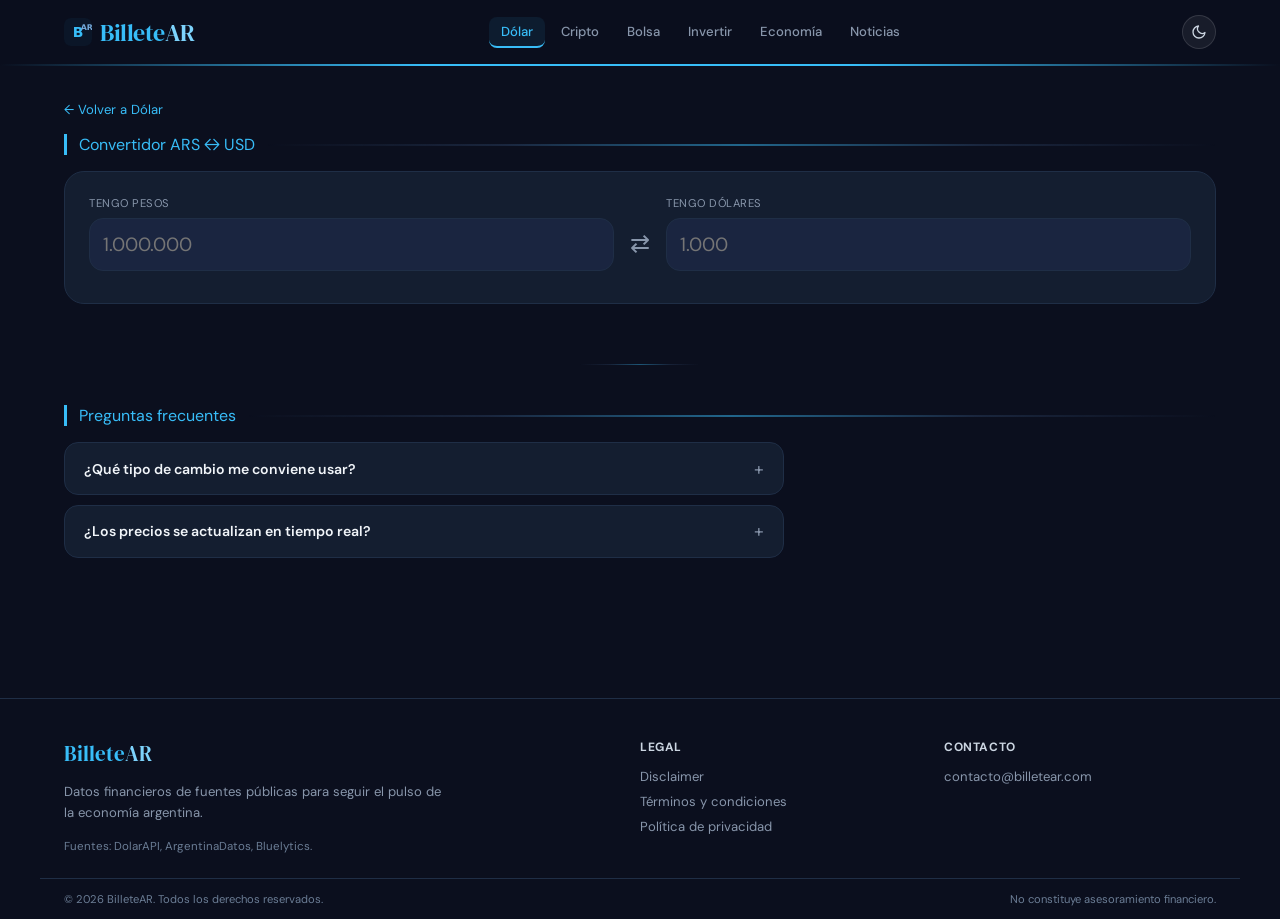
<file: convertidor.html>
<!DOCTYPE html>
<html lang="es-AR">
<head>
  <!-- Google tag (gtag.js) -->
  <script async src="https://www.googletagmanager.com/gtag/js?id=G-S1ZTKVZH4E"></script>
  <script>
    window.dataLayer = window.dataLayer || [];
    function gtag(){dataLayer.push(arguments);}
    gtag('js', new Date());
    gtag('config', 'G-S1ZTKVZH4E');
  </script>
  <meta charset="UTF-8" />
  <meta name="viewport" content="width=device-width, initial-scale=1.0" />
  <title>Convertidor Dólar a Pesos Argentinos | Calculadora USD ARS – BilleteAR</title>
  <meta name="description" content="Convertí pesos argentinos a dólares y viceversa al tipo de cambio blue, MEP, CCL y oficial. Calculadora en tiempo real." />
  <meta name="keywords" content="convertidor dolar pesos, calculadora dolar blue, cuanto es en dolares, pesos a dolares, dolares a pesos" />
  <meta property="og:title" content="Convertidor Dólar a Pesos – BilleteAR" />
  <meta property="og:description" content="Convertí pesos a dólares al tipo de cambio blue, MEP, CCL y oficial en tiempo real." />
  <meta property="og:url" content="https://billetear.com/convertidor" />
  <meta property="og:type" content="website" />
  <meta property="og:locale" content="es_AR" />
  <meta property="og:site_name" content="BilleteAR" />
  <meta property="og:image" content="https://billetear.com/og-image.png" />
  <meta name="twitter:card" content="summary_large_image" />
  <meta name="twitter:title" content="Convertidor Dólar a Pesos – BilleteAR" />
  <meta name="twitter:description" content="Convertí pesos a dólares al blue, MEP, CCL y oficial." />
  <meta name="twitter:image" content="https://billetear.com/og-image.png" />
  <meta name="twitter:site" content="@billetear_ar" />
  <link rel="canonical" href="https://billetear.com/convertidor" />
  <link rel="icon" type="image/svg+xml" href="/favicon.svg" />
  <link rel="manifest" href="/manifest.json" />
  <meta name="theme-color" content="#0b0f1e" />
  <meta name="apple-mobile-web-app-capable" content="yes" />
  <meta name="apple-mobile-web-app-status-bar-style" content="black-translucent" />
  <meta name="apple-mobile-web-app-title" content="BilleteAR" />
  <link rel="apple-touch-icon" href="/icon-192.svg" />
  <link rel="preconnect" href="https://fonts.googleapis.com" />
  <link href="https://fonts.googleapis.com/css2?family=DM+Sans:ital,opsz,wght@0,9..40,300;0,9..40,400;0,9..40,500;0,9..40,600;0,9..40,700;1,9..40,400&display=swap" rel="stylesheet" />
  <link href="https://fonts.googleapis.com/css2?family=DM+Serif+Display&display=swap" rel="stylesheet" />
  <script async src="https://pagead2.googlesyndication.com/pagead/js/adsbygoogle.js?client=ca-pub-8647898779857303" crossorigin="anonymous"></script>
  <link rel="stylesheet" href="shared.css">
  <style>
    body.light .calc-wrap-card{background:var(--card);border-color:var(--border);box-shadow:0 1px 3px rgba(0,0,0,.05)}
    .sec-title{font-family:'DM Serif Display',serif}
    .calc-wrap{display:grid;grid-template-columns:1fr auto 1fr;gap:1rem;align-items:start}
    .calc-col{display:flex;flex-direction:column;gap:.5rem}
    .calc-result{background:var(--card);border:1px solid var(--border);border-radius:14px;padding:.6rem .9rem;display:flex;justify-content:space-between;align-items:center;font-size:.85rem}
    .calc-result .cr-label{font-weight:600}
    .calc-result .cr-val{color:var(--text);font-weight:600}
    .calc-result .cr-sub{font-size:.6rem;color:var(--muted);margin-left:4px}
    .calc-mid{display:flex;align-items:center;justify-content:center;padding-top:2rem;color:var(--muted);font-size:1.5rem}
    @media(max-width:640px){.calc-wrap{grid-template-columns:1fr;}.calc-mid{padding:0;transform:rotate(90deg)}}
    .calc-input{width:100%;padding:.8rem;border-radius:14px;border:1px solid var(--border);background:var(--card2);color:var(--text);font-size:1.2rem;font-family:'DM Sans',sans-serif}
    .calc-input:focus{border-color:var(--sky);box-shadow:0 0 0 3px rgba(56,189,248,.15);outline:none}
    .calc-label{font-size:.7rem;color:var(--muted);text-transform:uppercase;letter-spacing:.5px}
    .rate-cards{display:grid;grid-template-columns:repeat(auto-fill,minmax(200px,1fr));gap:.8rem;margin-top:2rem}
    .rate-card{background:var(--card);border:1px solid var(--border);border-radius:16px;padding:1.2rem;text-align:center;transition:all .25s}
    .rate-card:hover{transform:translateY(-2px);border-color:var(--border2)}
    .rate-card .rc-name{font-size:.7rem;font-weight:700;text-transform:uppercase;letter-spacing:.06em;color:var(--muted);margin-bottom:.5rem}
    .rate-card .rc-buy{font-size:.78rem;color:var(--muted)}
    .rate-card .rc-sell{font-size:1.4rem;font-weight:800;color:var(--sky)}
    .back-link{font-size:.82rem;color:var(--sky);text-decoration:none;display:inline-flex;align-items:center;gap:4px;margin-bottom:1rem}
    .back-link:hover{text-decoration:underline}
  </style>
  <script type="application/ld+json">
  {
    "@context": "https://schema.org",
    "@type": "WebPage",
    "name": "Convertidor Dólar a Pesos Argentinos",
    "description": "Calculadora para convertir pesos argentinos a dólares y viceversa al tipo de cambio blue, MEP, CCL y oficial.",
    "url": "https://billetear.com/convertidor",
    "isPartOf": { "@type": "WebSite", "name": "BilleteAR", "url": "https://billetear.com" },
    "breadcrumb": {
      "@type": "BreadcrumbList",
      "itemListElement": [
        { "@type": "ListItem", "position": 1, "name": "Inicio", "item": "https://billetear.com" },
        { "@type": "ListItem", "position": 2, "name": "Dólar", "item": "https://billetear.com/dolares" },
        { "@type": "ListItem", "position": 3, "name": "Convertidor", "item": "https://billetear.com/convertidor" }
      ]
    }
  }
  </script>
</head>
<body>

<header>
  <div class="header-inner">
    <a class="logo" href="index.html">
      <img src="/favicon.svg" alt="" width="28" height="28" style="margin-right:8px" />
      <span class="logo-text">Billete<em>AR</em></span>
    </a>
    <div class="header-nav">
      <a class="topnav-link active" href="dolares.html">Dólar</a>
      <a class="topnav-link" href="cripto.html">Cripto</a>
      <a class="topnav-link" href="mercados.html">Bolsa</a>
      <a class="topnav-link" href="rendimientos.html">Invertir</a>
      <a class="topnav-link" href="indicadores.html">Economía</a>
      <a class="topnav-link" href="noticias.html">Noticias</a>
    </div>
    <div class="nav-right">
      <button class="theme-btn" id="themeBtn" onclick="toggleTheme()" title="Cambiar tema" aria-label="Cambiar tema"><svg viewBox="0 0 24 24" width="16" height="16" fill="none" stroke="currentColor" stroke-width="2" stroke-linecap="round" stroke-linejoin="round"><path d="M21 12.79A9 9 0 1 1 11.21 3 7 7 0 0 0 21 12.79z"/></svg></button>
    </div>
  </div>
</header>

<main>
  <a class="back-link" href="dolares.html">← Volver a Dólar</a>
  <h1 class="sr-only">Convertidor de Dólar a Pesos Argentinos</h1>

  <div class="section">
    <div class="sec-header"><h2 class="sec-title">Convertidor ARS ↔ USD</h2><div class="sec-line"></div></div>
    <div class="calc-wrap-card" style="padding:1.5rem;background:var(--card);border:1px solid var(--border);border-radius:20px">
      <div class="calc-wrap">
        <div class="calc-col">
          <label class="calc-label">Tengo pesos</label>
          <input type="text" id="calcARS" class="calc-input" placeholder="1.000.000" oninput="formatCalcInput(this);calcAll('ars')">
          <div id="calcLeft" class="calc-col"></div>
        </div>
        <div class="calc-mid">⇄</div>
        <div class="calc-col">
          <label class="calc-label">Tengo dólares</label>
          <input type="text" id="calcUSD" class="calc-input" placeholder="1.000" oninput="formatCalcInput(this);calcAll('usd')">
          <div id="calcRight" class="calc-col"></div>
        </div>
      </div>
    </div>

    <div class="rate-cards" id="rateCards"></div>
  </div>

  <div class="section" id="faq">
    <div class="sec-header"><h2 class="sec-title">Preguntas frecuentes</h2><div class="sec-line"></div></div>
    <div class="faq-list">
      <details class="faq-item">
        <summary class="faq-q">¿Qué tipo de cambio me conviene usar?</summary>
        <div class="faq-a">Depende de tu situación. Si vendés dólares billete, el blue suele dar mejor precio. Si operás en blanco, el MEP es legal y suele estar cerca del blue. El oficial solo aplica para operaciones reguladas.</div>
      </details>
      <details class="faq-item">
        <summary class="faq-q">¿Los precios se actualizan en tiempo real?</summary>
        <div class="faq-a">Sí, los precios se actualizan cada 90 segundos desde DolarAPI. Reflejan las cotizaciones del mercado al momento de la consulta.</div>
      </details>
    </div>
  </div>
</main>

<footer>
  <div class="footer-grid">
    <div>
      <div class="footer-brand">Billete<span>AR</span></div>
      <p class="footer-desc">Datos financieros de fuentes p&uacute;blicas para seguir el pulso de la econom&iacute;a argentina.</p>
      <p class="footer-source">Fuentes: DolarAPI, ArgentinaDatos, Bluelytics.</p>
    </div>
    <div>
      <div class="footer-heading">Legal</div>
      <div class="footer-links">
        <a href="disclaimer.html">Disclaimer</a>
        <a href="terminos.html">T&eacute;rminos y condiciones</a>
        <a href="privacidad.html">Pol&iacute;tica de privacidad</a>
      </div>
    </div>
    <div>
      <div class="footer-heading">Contacto</div>
      <div class="footer-links">
        <a href="mailto:contacto@billetear.com">contacto@billetear.com</a>
      </div>
    </div>
  </div>
  <div class="footer-bottom">
    <div>&copy; 2026 BilleteAR. Todos los derechos reservados.</div>
    <div>No constituye asesoramiento financiero.</div>
  </div>
</footer>

<nav class="bottom-nav">
  <div class="bn-inner">
    <a class="bn-item active" href="dolares.html"><span class="bn-icon"><svg viewBox="0 0 24 24"><line x1="12" y1="1" x2="12" y2="23"/><path d="M17 5H9.5a3.5 3.5 0 0 0 0 7h5a3.5 3.5 0 0 1 0 7H6"/></svg></span><span>Dólar</span></a>
    <a class="bn-item" href="cripto.html"><span class="bn-icon"><svg viewBox="0 0 24 24"><path d="M11.767 19.089c4.924.868 6.14-6.025 1.216-6.894m-1.216 6.894L5.86 18.047m5.908 1.042-.347 1.97m1.563-8.864c4.924.869 6.14-6.025 1.215-6.893m-1.215 6.893-6.083-1.072m6.083 1.072.347-1.971M7.116 11.07l-1.257-.222m7.206-5.86-1.257-.222m-.838 4.75 6.083 1.072"/></svg></span><span>Cripto</span></a>
    <a class="bn-item" href="mercados.html"><span class="bn-icon"><svg viewBox="0 0 24 24"><polyline points="22 7 13.5 15.5 8.5 10.5 2 17"/><polyline points="16 7 22 7 22 13"/></svg></span><span>Bolsa</span></a>
    <a class="bn-item" href="rendimientos.html"><span class="bn-icon"><svg viewBox="0 0 24 24"><line x1="12" y1="1" x2="12" y2="23"/><path d="M17 5H9.5a3.5 3.5 0 0 0 0 7h5a3.5 3.5 0 0 1 0 7H6"/><path d="M16 16l2 2 4-4" stroke-width="2"/></svg></span><span>Invertir</span></a>
    <a class="bn-item" href="indicadores.html"><span class="bn-icon"><svg viewBox="0 0 24 24"><line x1="18" y1="20" x2="18" y2="10"/><line x1="12" y1="20" x2="12" y2="4"/><line x1="6" y1="20" x2="6" y2="14"/></svg></span><span>Economía</span></a>
    <a class="bn-item" href="noticias.html"><span class="bn-icon"><svg viewBox="0 0 24 24"><path d="M4 22h16a2 2 0 0 0 2-2V4a2 2 0 0 0-2-2H8a2 2 0 0 0-2 2v16a2 2 0 0 1-2 2Zm0 0a2 2 0 0 1-2-2v-9c0-1.1.9-2 2-2h2"/><path d="M18 14h-8"/><path d="M15 18h-5"/><path d="M10 6h8v4h-8V6Z"/></svg></span><span>Noticias</span></a>
  </div>
</nav>

<script src="shared.js"></script>
<script>
let currentDollarData = [];
let lastCalcDir = 'ars';

function formatCalcInput(el) {
  const cursor = el.selectionStart;
  const raw = el.value.replace(/\./g, '');
  const digits = raw.replace(/[^0-9]/g, '');
  if (!digits) { el.value = ''; return; }
  const formatted = Number(digits).toLocaleString('es-AR');
  const dotsBefore = (el.value.slice(0, cursor).match(/\./g) || []).length;
  el.value = formatted;
  const dotsAfter = (formatted.slice(0, cursor).match(/\./g) || []).length;
  el.selectionStart = el.selectionEnd = cursor + (dotsAfter - dotsBefore);
}

function calcAll(from) {
  const arsInput = q('calcARS');
  const usdInput = q('calcUSD');
  if (!arsInput || !usdInput) return;
  const leftCol = q('calcLeft');
  const rightCol = q('calcRight');
  if (!leftCol || !rightCol) return;

  const isRefresh = (from === 'refresh');
  if (isRefresh) { from = lastCalcDir; } else { lastCalcDir = from; }
  if (!isRefresh) {
    if (from === 'ars') usdInput.value = '';
    if (from === 'usd') arsInput.value = '';
  }

  let ars = parseFloat(arsInput.value.replace(/\./g,'').replace(',','.')) || 0;
  let usd = parseFloat(usdInput.value.replace(/\./g,'').replace(',','.')) || 0;

  const types = [
    {key:'blue', label:'Blue'},
    {key:'bolsa', label:'MEP'},
    {key:'contadoconliqui', label:'CCL'},
    {key:'oficial', label:'Oficial'},
    {key:'cripto', label:'Cripto'}
  ];

  let leftHtml = '', rightHtml = '';
  types.forEach(t => {
    const d = currentDollarData.find(x => x.casa === t.key);
    if (!d) return;
    if (from === 'ars' && ars > 0) {
      const val = (ars / d.venta).toLocaleString('es-AR', {minimumFractionDigits:2, maximumFractionDigits:2});
      rightHtml += '<div class="calc-result"><div><span class="cr-label">'+t.label+'</span><span class="cr-sub">venta $'+d.venta.toLocaleString('es-AR')+'</span></div><span class="cr-val">U$D '+val+'</span></div>';
    } else if (from === 'usd' && usd > 0) {
      const val = (usd * d.compra).toLocaleString('es-AR', {minimumFractionDigits:0, maximumFractionDigits:0});
      leftHtml += '<div class="calc-result"><div><span class="cr-label">'+t.label+'</span><span class="cr-sub">compra $'+d.compra.toLocaleString('es-AR')+'</span></div><span class="cr-val">$ '+val+'</span></div>';
    }
  });
  leftCol.innerHTML = leftHtml;
  rightCol.innerHTML = rightHtml;
}

function renderRates(data) {
  const cards = q('rateCards');
  if (!cards || !data) return;
  const types = [
    {key:'blue',name:'Blue'},{key:'bolsa',name:'MEP'},{key:'contadoconliqui',name:'CCL'},
    {key:'oficial',name:'Oficial'},{key:'cripto',name:'Cripto'},{key:'mayorista',name:'Mayorista'}
  ];
  cards.innerHTML = types.map(t => {
    const d = data.find(x => x.casa === t.key);
    if (!d) return '';
    return '<div class="rate-card"><div class="rc-name">'+t.name+'</div><div class="rc-buy">Compra: $'+fmtARS(d.compra)+'</div><div class="rc-sell">$'+fmtARS(d.venta)+'</div></div>';
  }).join('');
}

async function refreshAll() {
  try {
    const data = await fetchJSON('https://dolarapi.com/v1/dolares');
    if (!data) return;
    currentDollarData = data;
    calcAll('refresh');
    renderRates(data);
  } catch(e) {}
}

refreshAll();
setInterval(refreshAll, 90000);
</script>
</body>
</html>
</file>
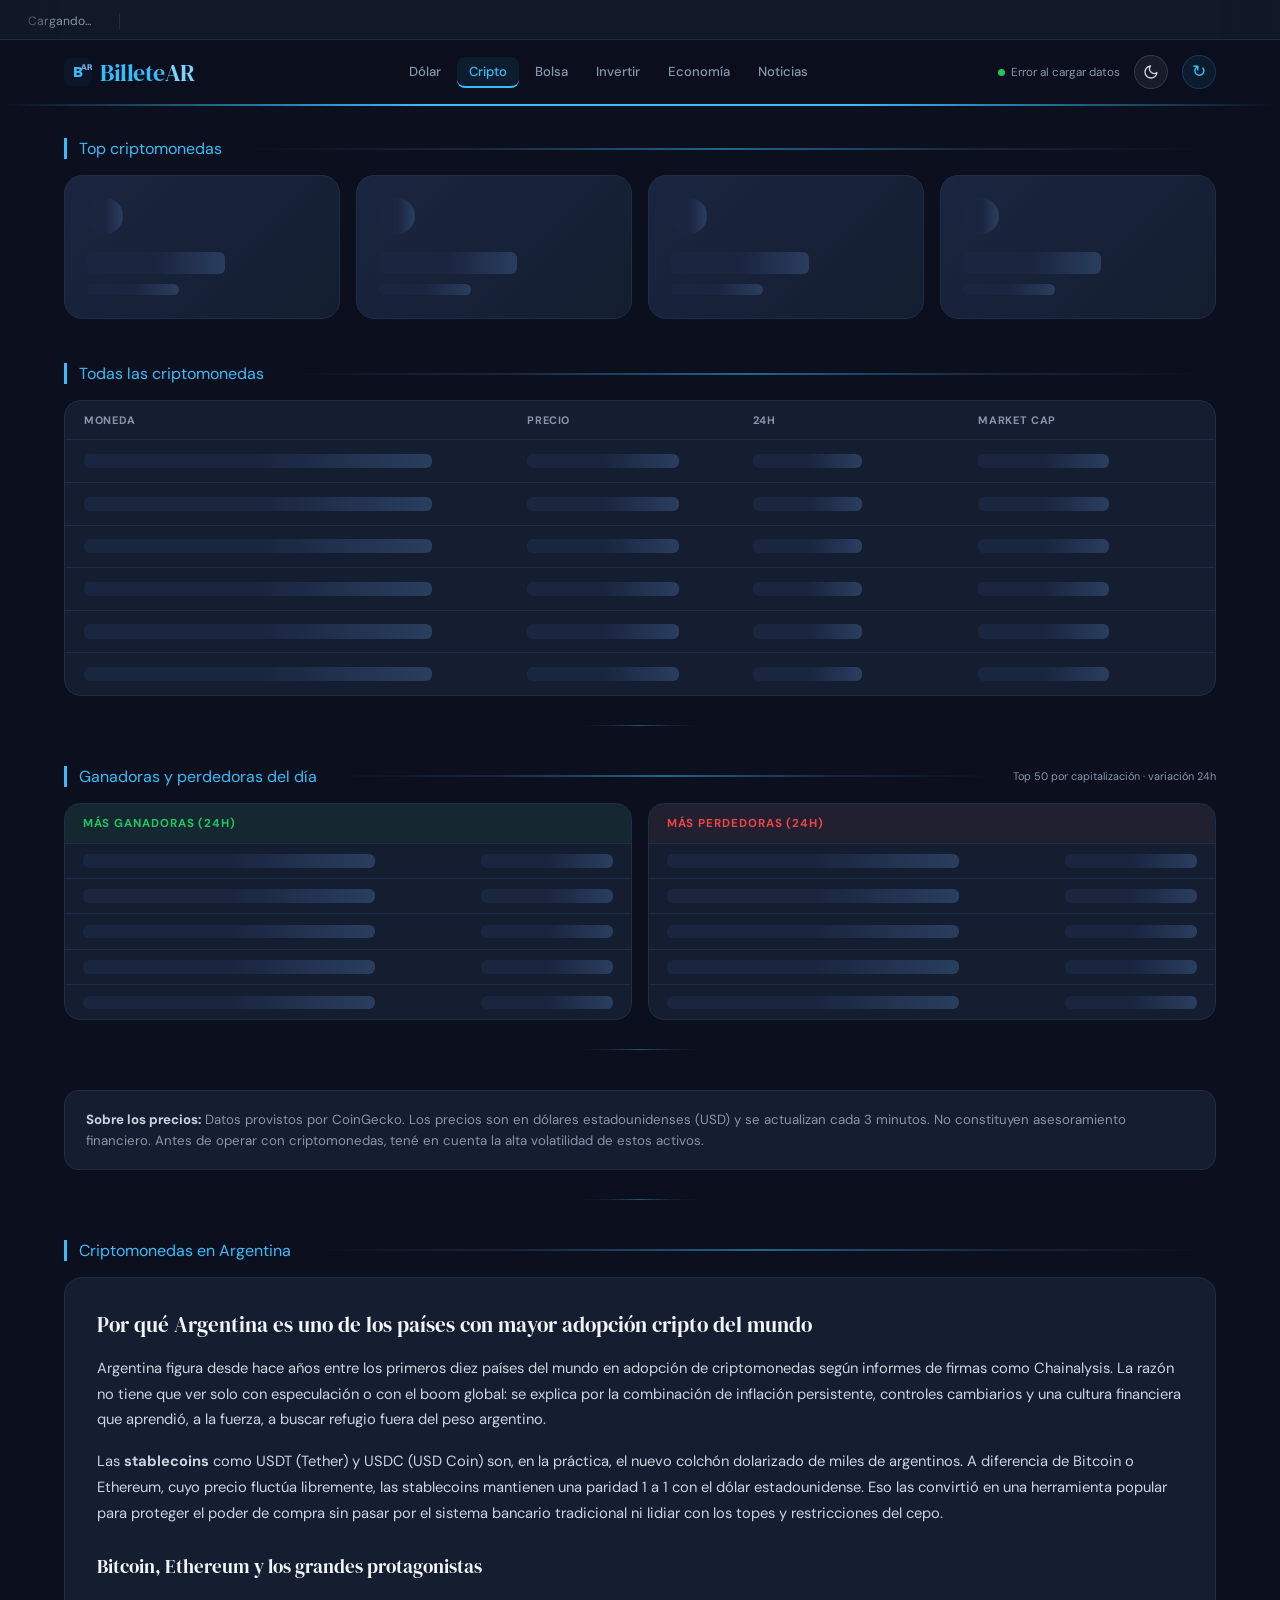
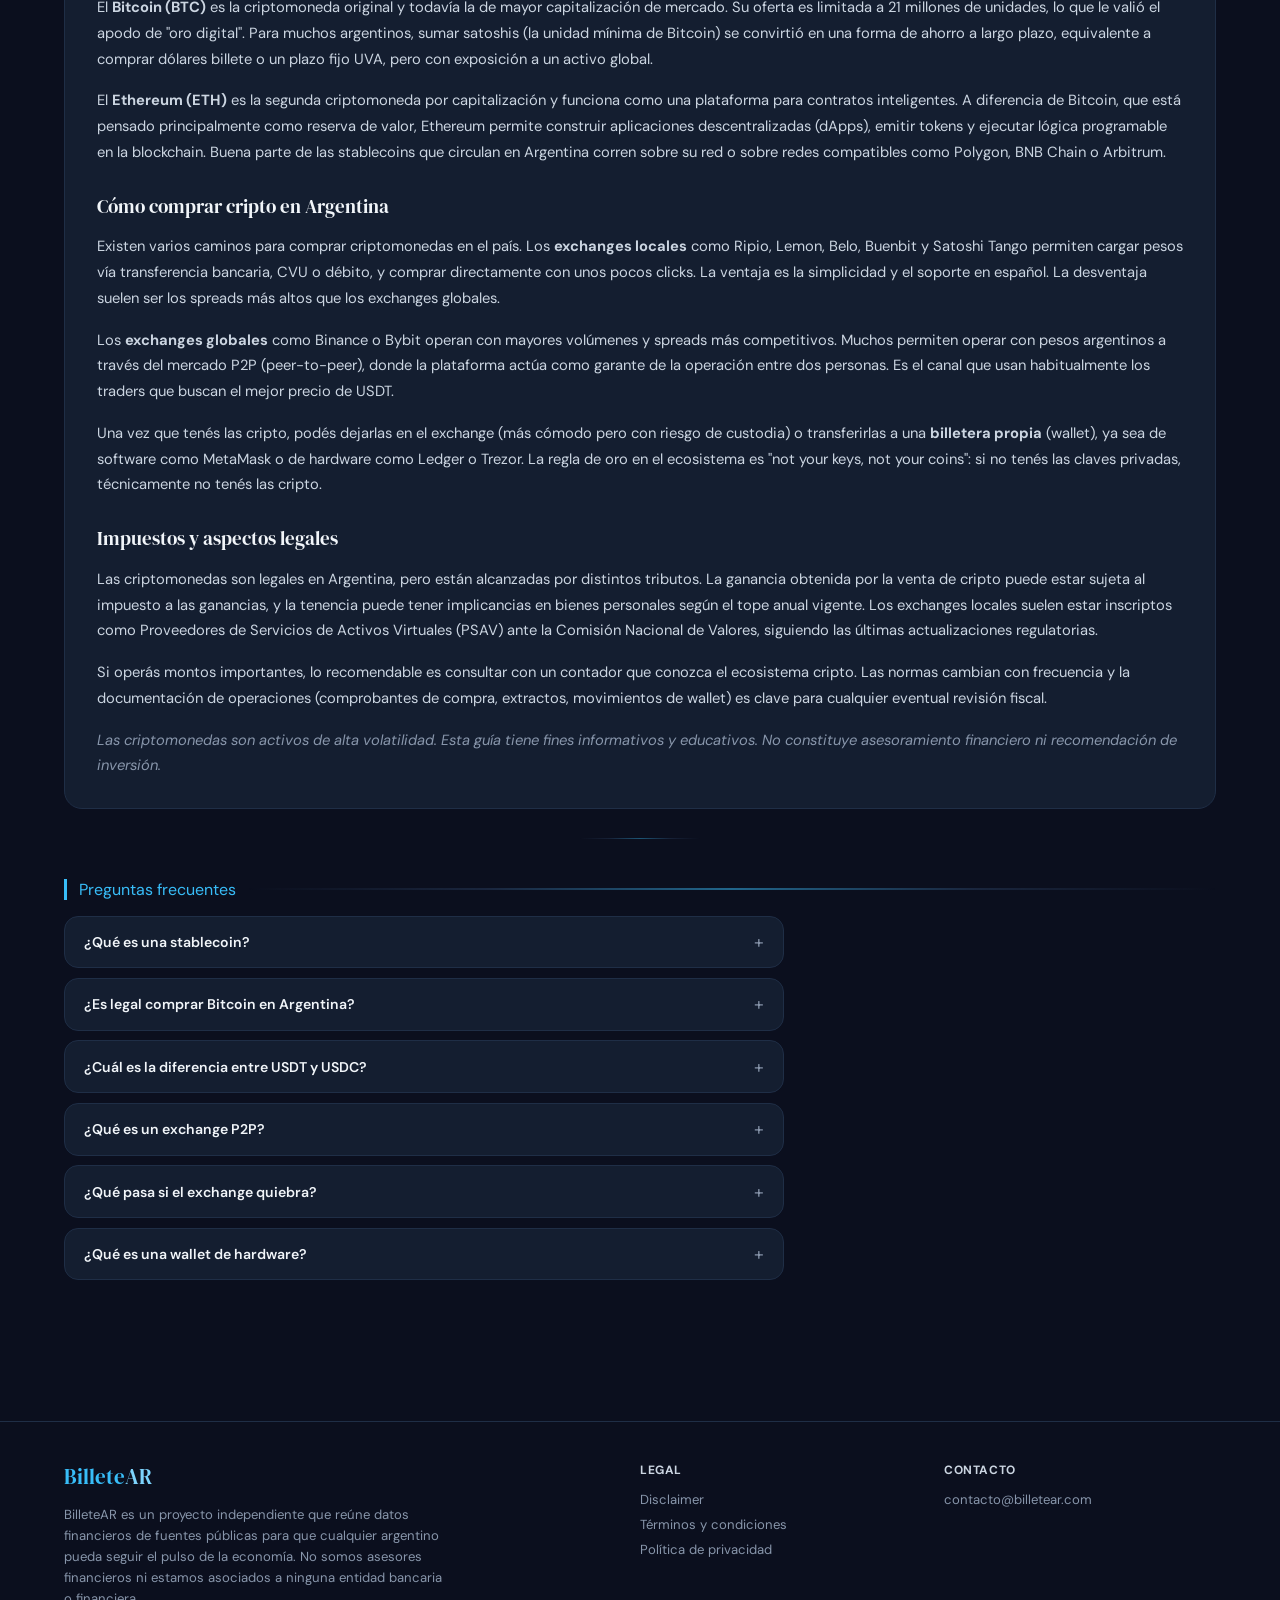
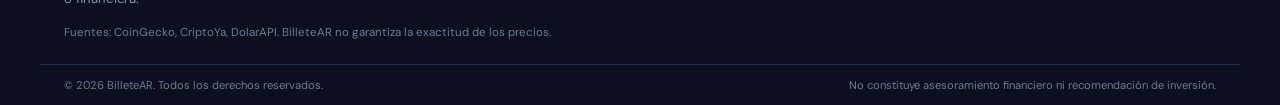
<file: cripto.html>
<!DOCTYPE html>
<html lang="es-AR">
<head>
  <!-- Google tag (gtag.js) -->
  <script async src="https://www.googletagmanager.com/gtag/js?id=G-S1ZTKVZH4E"></script>
  <script>
    window.dataLayer = window.dataLayer || [];
    function gtag(){dataLayer.push(arguments);}
    gtag('js', new Date());
    gtag('config', 'G-S1ZTKVZH4E');
  </script>
  <meta charset="UTF-8" />
  <meta name="viewport" content="width=device-width, initial-scale=1.0" />
  <title>Bitcoin y Criptomonedas hoy en pesos y dólares – BilleteAR</title>
  <meta name="description" content="Precio de Bitcoin, Ethereum, Solana y las principales criptomonedas en tiempo real. Precios en USD y pesos argentinos con variación 24h." />
  <meta name="keywords" content="precio bitcoin hoy, ethereum pesos, cripto argentina, precio btc, criptomonedas tiempo real, usdt pesos" />
  <meta property="og:title" content="Bitcoin y Cripto hoy en tiempo real – BilleteAR" />
  <meta property="og:description" content="Precio de Bitcoin, Ethereum y cripto en USD y pesos argentinos. Actualización en tiempo real." />
  <meta property="og:url" content="https://billetear.com/cripto" />
  <meta property="og:type" content="website" />
  <meta property="og:locale" content="es_AR" />
  <meta property="og:site_name" content="BilleteAR" />
  <meta name="twitter:card" content="summary_large_image" />
  <meta name="twitter:title" content="Bitcoin y Cripto hoy en tiempo real – BilleteAR" />
  <meta name="twitter:description" content="Precio de Bitcoin, Ethereum y cripto en USD y pesos argentinos." />
  <meta name="twitter:image" content="https://billetear.com/og-image.png" />
  <meta name="twitter:site" content="@billetear_ar" />
  <meta property="og:image" content="https://billetear.com/og-image.png" />
  <link rel="canonical" href="https://billetear.com/cripto" />
  <link rel="icon" type="image/svg+xml" href="/favicon.svg" />
  <link rel="manifest" href="/manifest.json" />
  <meta name="theme-color" content="#0b0f1e" />
  <meta name="apple-mobile-web-app-capable" content="yes" />
  <meta name="apple-mobile-web-app-status-bar-style" content="black-translucent" />
  <meta name="apple-mobile-web-app-title" content="BilleteAR" />
  <link rel="apple-touch-icon" href="/icon-192.svg" />
  <link rel="preconnect" href="https://fonts.googleapis.com" />
  <link href="https://fonts.googleapis.com/css2?family=DM+Sans:ital,opsz,wght@0,9..40,300;0,9..40,400;0,9..40,500;0,9..40,600;0,9..40,700;1,9..40,400&display=swap" rel="stylesheet" />
  <link href="https://fonts.googleapis.com/css2?family=DM+Serif+Display&display=swap" rel="stylesheet" />
  <script async src="https://pagead2.googlesyndication.com/pagead/js/adsbygoogle.js?client=ca-pub-8647898779857303" crossorigin="anonymous"></script>
  <link rel="stylesheet" href="shared.css">
  <style>
    /* ── Top coins hero ── */
    .top-coins{display:grid;grid-template-columns:repeat(auto-fill,minmax(220px,1fr));gap:1rem;margin-bottom:2rem}
    .top-coin{background:linear-gradient(135deg,var(--card2) 0%,var(--card) 100%);border:1px solid var(--border);border-radius:18px;padding:1.4rem;display:flex;flex-direction:column;gap:.6rem;transition:all .2s}
    .top-coin:hover{border-color:var(--border2);transform:translateY(-2px);box-shadow:0 10px 28px rgba(0,0,0,.35)}
    .tc-head{display:flex;align-items:center;gap:10px}
    .tc-img{width:36px;height:36px;border-radius:50%;object-fit:cover;background:var(--border2)}
    .tc-symbol{font-size:.7rem;font-weight:700;text-transform:uppercase;color:var(--muted)}
    .tc-name{font-size:.9rem;font-weight:600;color:var(--text)}
    .tc-price{font-size:1.6rem;font-weight:700;color:var(--text);line-height:1}
    .tc-change{display:inline-flex;align-items:center;gap:4px;font-size:.78rem;font-weight:700;padding:3px 9px;border-radius:20px}
    .tc-change.pos{background:rgba(34,197,94,.12);color:var(--green)}
    .tc-change.neg{background:rgba(239,68,68,.12);color:var(--red)}
    .tc-mktcap{font-size:.7rem;color:var(--muted)}

    /* ── Full crypto grid ── */
    .crypto-table{background:var(--card);border:1px solid var(--border);border-radius:16px;overflow:hidden}
    .ct-header{display:grid;grid-template-columns:2fr 1fr 1fr 1fr;gap:.5rem;padding:.75rem 1.2rem;border-bottom:1px solid var(--border);font-size:.68rem;font-weight:700;text-transform:uppercase;letter-spacing:.06em;color:var(--muted)}
    .ct-row{display:grid;grid-template-columns:2fr 1fr 1fr 1fr;gap:.5rem;padding:.85rem 1.2rem;border-bottom:1px solid var(--border);align-items:center;transition:background .15s}
    .ct-row:last-child{border-bottom:none}
    .ct-row:hover{background:var(--card2)}
    .ct-coin{display:flex;align-items:center;gap:10px}
    .ct-img{width:28px;height:28px;border-radius:50%;object-fit:cover}
    .ct-cname{font-size:.88rem;font-weight:600}
    .ct-csym{font-size:.7rem;color:var(--muted);text-transform:uppercase}
    .ct-val{font-size:.9rem;font-weight:600;color:var(--text2)}
    .ct-chg{font-size:.82rem;font-weight:700}
    .ct-chg.pos{color:var(--green)}.ct-chg.neg{color:var(--red)}
    .ct-mkt{font-size:.78rem;color:var(--muted)}
    @media(max-width:600px){.ct-header,.ct-row{grid-template-columns:2fr 1fr 1fr}.ct-header>*:last-child,.ct-row>*:last-child{display:none}}

    /* ── Gainers / Losers ── */
    .gl-grid{display:grid;grid-template-columns:1fr 1fr;gap:1rem}
    @media(max-width:600px){.gl-grid{grid-template-columns:1fr}}
    .gl-panel{background:var(--card);border:1px solid var(--border);border-radius:16px;overflow:hidden}
    .gl-panel-header{padding:.75rem 1.1rem;border-bottom:1px solid var(--border);font-size:.72rem;font-weight:700;text-transform:uppercase;letter-spacing:.08em}
    .gl-panel.gainers .gl-panel-header{color:var(--green);background:rgba(34,197,94,.06)}
    .gl-panel.losers .gl-panel-header{color:var(--red);background:rgba(239,68,68,.06)}
    .gl-row{display:flex;align-items:center;justify-content:space-between;padding:.65rem 1.1rem;border-bottom:1px solid var(--border);transition:background .15s}
    .gl-row:last-child{border-bottom:none}
    .gl-row:hover{background:var(--card2)}
    .gl-coin{display:flex;align-items:center;gap:8px}
    .gl-img{width:24px;height:24px;border-radius:50%;object-fit:cover;background:var(--border2)}
    .gl-cname{font-size:.84rem;font-weight:600;color:var(--text)}
    .gl-csym{font-size:.64rem;color:var(--muted);text-transform:uppercase}
    .gl-right{text-align:right}
    .gl-pct{font-size:.84rem;font-weight:700}
    .gl-pct.pos{color:var(--green)}.gl-pct.neg{color:var(--red)}
    .gl-price{font-size:.67rem;color:var(--muted);margin-top:.1rem}

    /* ── Expandable detail panel ── */
    .ct-row{cursor:pointer}
    .ct-expand-icon{margin-left:auto;font-size:.65rem;color:var(--muted);transition:transform .25s;flex-shrink:0}
    .ct-row.expanded .ct-expand-icon{transform:rotate(180deg)}
    .ct-detail{max-height:0;overflow:hidden;transition:max-height .35s ease,opacity .3s ease;opacity:0;background:var(--card2);border-bottom:1px solid var(--border)}
    .ct-detail.open{max-height:300px;opacity:1}
    .ct-detail-inner{padding:1rem 1.2rem;display:flex;flex-direction:column;gap:.7rem}
    .ct-detail-desc{font-size:.83rem;color:var(--text2);line-height:1.55}
    .ct-detail-exchanges-title{font-size:.7rem;font-weight:700;text-transform:uppercase;letter-spacing:.06em;color:var(--muted);margin-bottom:.2rem}
    .ct-detail-exchanges{display:flex;flex-wrap:wrap;gap:.5rem}
    .ct-detail-exchanges a{display:inline-flex;align-items:center;gap:4px;padding:5px 12px;border-radius:8px;font-size:.78rem;font-weight:500;color:var(--sky);background:rgba(56,189,248,.08);border:1px solid rgba(56,189,248,.18);text-decoration:none;transition:all .2s}
    .ct-detail-exchanges a:hover{background:rgba(56,189,248,.18);border-color:rgba(56,189,248,.35)}

    /* Top coin expandable */
    .top-coin{cursor:pointer;position:relative}
    .tc-expand-icon{position:absolute;top:1rem;right:1rem;font-size:.65rem;color:var(--muted);transition:transform .25s}
    .top-coin.expanded .tc-expand-icon{transform:rotate(180deg)}
    .tc-detail{max-height:0;overflow:hidden;transition:max-height .35s ease,opacity .3s ease;opacity:0}
    .tc-detail.open{max-height:300px;opacity:1}
    .tc-detail-inner{padding-top:.7rem;border-top:1px solid var(--border);margin-top:.6rem;display:flex;flex-direction:column;gap:.6rem}

  </style>
<script type="application/ld+json">
{
  "@context": "https://schema.org",
  "@type": "WebPage",
  "name": "Bitcoin y criptomonedas hoy",
  "description": "Precio de Bitcoin, Ethereum, Solana y criptomonedas en tiempo real en USD y pesos argentinos.",
  "url": "https://billetear.com/cripto",
  "isPartOf": { "@type": "WebSite", "name": "BilleteAR", "url": "https://billetear.com" },
  "breadcrumb": {
    "@type": "BreadcrumbList",
    "itemListElement": [
      { "@type": "ListItem", "position": 1, "name": "Inicio", "item": "https://billetear.com" },
      { "@type": "ListItem", "position": 2, "name": "Cripto", "item": "https://billetear.com/cripto" }
    ]
  }
}
</script>
<script type="application/ld+json">
{"@context":"https://schema.org","@type":"FAQPage","mainEntity":[
{"@type":"Question","name":"¿Cómo comprar Bitcoin en Argentina?","acceptedAnswer":{"@type":"Answer","text":"Podés comprar Bitcoin en exchanges locales como Lemon Cash, Belo, Ripio o Binance. Necesitás crear una cuenta, verificar tu identidad y transferir pesos argentinos. Los precios varían entre exchanges, por eso conviene comparar."}},
{"@type":"Question","name":"¿Qué es el dólar cripto?","acceptedAnswer":{"@type":"Answer","text":"El dólar cripto es el tipo de cambio implícito al comprar stablecoins como USDT o USDC con pesos argentinos en exchanges locales. Suele estar cerca del dólar blue y permite operar sin límites del mercado cambiario oficial."}},
{"@type":"Question","name":"¿Conviene invertir en criptomonedas en Argentina?","acceptedAnswer":{"@type":"Answer","text":"Las criptomonedas son una opción para diversificar y protegerse de la devaluación del peso, pero tienen alta volatilidad. Las stablecoins (USDT, USDC, DAI) son una alternativa de menor riesgo para dolarizarse digitalmente."}}
]}
</script>
</head>
<body>

<div class="ticker"><div class="ticker-track" id="tickerTrack"><span class="t-item"><span class="t-name">Cargando...</span></span></div></div>

<header>
  <div class="header-inner">
    <a class="logo" href="index.html">
      <img src="/favicon.svg" alt="" width="28" height="28" style="margin-right:8px" />
      <span class="logo-text">Billete<em>AR</em></span>
    </a>
    <div class="header-nav">
      <a class="topnav-link" href="dolares.html">Dólar</a>
      <a class="topnav-link active" href="cripto.html">Cripto</a>
      <a class="topnav-link" href="mercados.html">Bolsa</a>
      <a class="topnav-link" href="rendimientos.html">Invertir</a>
      <a class="topnav-link" href="indicadores.html">Economía</a>
      <a class="topnav-link" href="noticias.html">Noticias</a>
    </div>
    <div class="nav-right">
      <div class="live-badge"><div class="live-dot"></div><span id="lastUpdate">Conectando...</span></div>
      <button class="theme-btn" id="themeBtn" onclick="toggleTheme()" title="Cambiar tema" aria-label="Cambiar tema"><svg viewBox="0 0 24 24" width="16" height="16" fill="none" stroke="currentColor" stroke-width="2" stroke-linecap="round" stroke-linejoin="round"><path d="M21 12.79A9 9 0 1 1 11.21 3 7 7 0 0 0 21 12.79z"/></svg></button>
      <button class="refresh-btn" id="refreshBtn" onclick="triggerRefresh()" title="Actualizar datos" aria-label="Actualizar datos">↻</button>
    </div>
  </div>
</header>

<div id="staleWarning" style="display:none;background:rgba(251,191,36,.1);border:1px solid rgba(251,191,36,.3);color:#fbbf24;text-align:center;padding:.5rem;font-size:.78rem">
  ⚠️ Datos desactualizados (hace <span class="stale-mins">10</span> min) · <button onclick="location.reload()" style="background:none;border:none;color:var(--sky);cursor:pointer;text-decoration:underline;font-size:.78rem">Actualizar</button>
</div>

<main>
<h1 class="sr-only">Precio de Bitcoin y criptomonedas hoy en pesos argentinos</h1>

  <div class="section" style="animation-delay:.05s">
    <div class="sec-header"><h2 class="sec-title">Top criptomonedas</h2><div class="sec-line"></div></div>
    <div class="top-coins" id="topCoins">
      <div class="top-coin"><div class="skel" style="height:36px;width:36px;border-radius:50%"></div><div class="skel" style="height:1.4rem;width:60%;margin-top:.5rem"></div><div class="skel" style="height:.7rem;width:40%"></div></div>
      <div class="top-coin"><div class="skel" style="height:36px;width:36px;border-radius:50%"></div><div class="skel" style="height:1.4rem;width:60%;margin-top:.5rem"></div><div class="skel" style="height:.7rem;width:40%"></div></div>
      <div class="top-coin"><div class="skel" style="height:36px;width:36px;border-radius:50%"></div><div class="skel" style="height:1.4rem;width:60%;margin-top:.5rem"></div><div class="skel" style="height:.7rem;width:40%"></div></div>
      <div class="top-coin"><div class="skel" style="height:36px;width:36px;border-radius:50%"></div><div class="skel" style="height:1.4rem;width:60%;margin-top:.5rem"></div><div class="skel" style="height:.7rem;width:40%"></div></div>
    </div>
  </div>

  <!-- AdSense -->
  <div class="ad-slot" style="text-align:center;margin:2rem auto;max-width:728px">
    <ins class="adsbygoogle"
      style="display:block"
      data-ad-client="ca-pub-8647898779857303"
      data-ad-slot="8006636698"
      data-ad-format="auto"
      data-full-width-responsive="true"></ins>
    <script>(adsbygoogle = window.adsbygoogle || []).push({});</script>
  </div>

  <div class="section" style="animation-delay:.1s">
    <div class="sec-header"><h2 class="sec-title">Todas las criptomonedas</h2><div class="sec-line"></div></div>
    <div class="crypto-table" id="cryptoTable">
      <div class="ct-header"><div>Moneda</div><div>Precio</div><div>24h</div><div title="Capitalización de mercado — valor total de todas las monedas en circulación" style="cursor:help">Market Cap</div></div>
      <div class="ct-row" style="pointer-events:none"><div class="skel" style="height:.9rem;width:80%"></div><div class="skel" style="height:.9rem;width:70%"></div><div class="skel" style="height:.9rem;width:50%"></div><div class="skel" style="height:.9rem;width:60%"></div></div>
      <div class="ct-row" style="pointer-events:none"><div class="skel" style="height:.9rem;width:80%"></div><div class="skel" style="height:.9rem;width:70%"></div><div class="skel" style="height:.9rem;width:50%"></div><div class="skel" style="height:.9rem;width:60%"></div></div>
      <div class="ct-row" style="pointer-events:none"><div class="skel" style="height:.9rem;width:80%"></div><div class="skel" style="height:.9rem;width:70%"></div><div class="skel" style="height:.9rem;width:50%"></div><div class="skel" style="height:.9rem;width:60%"></div></div>
      <div class="ct-row" style="pointer-events:none"><div class="skel" style="height:.9rem;width:80%"></div><div class="skel" style="height:.9rem;width:70%"></div><div class="skel" style="height:.9rem;width:50%"></div><div class="skel" style="height:.9rem;width:60%"></div></div>
      <div class="ct-row" style="pointer-events:none"><div class="skel" style="height:.9rem;width:80%"></div><div class="skel" style="height:.9rem;width:70%"></div><div class="skel" style="height:.9rem;width:50%"></div><div class="skel" style="height:.9rem;width:60%"></div></div>
      <div class="ct-row" style="pointer-events:none"><div class="skel" style="height:.9rem;width:80%"></div><div class="skel" style="height:.9rem;width:70%"></div><div class="skel" style="height:.9rem;width:50%"></div><div class="skel" style="height:.9rem;width:60%"></div></div>
    </div>
  </div>

  <!-- Gainers & Losers -->
  <div class="section" style="animation-delay:.15s">
    <div class="sec-header"><h2 class="sec-title">Ganadoras y perdedoras del día</h2><div class="sec-line"></div><span style="font-size:.68rem;color:var(--muted)">Top 50 por capitalización · variación 24h</span></div>
    <div class="gl-grid">
      <div class="gl-panel gainers">
        <div class="gl-panel-header">Más ganadoras (24h)</div>
        <div id="glGainers">
          <div class="gl-row" style="pointer-events:none"><div class="skel" style="height:.85rem;width:55%"></div><div class="skel" style="height:.85rem;width:25%"></div></div>
          <div class="gl-row" style="pointer-events:none"><div class="skel" style="height:.85rem;width:55%"></div><div class="skel" style="height:.85rem;width:25%"></div></div>
          <div class="gl-row" style="pointer-events:none"><div class="skel" style="height:.85rem;width:55%"></div><div class="skel" style="height:.85rem;width:25%"></div></div>
          <div class="gl-row" style="pointer-events:none"><div class="skel" style="height:.85rem;width:55%"></div><div class="skel" style="height:.85rem;width:25%"></div></div>
          <div class="gl-row" style="pointer-events:none"><div class="skel" style="height:.85rem;width:55%"></div><div class="skel" style="height:.85rem;width:25%"></div></div>
        </div>
      </div>
      <div class="gl-panel losers">
        <div class="gl-panel-header">Más perdedoras (24h)</div>
        <div id="glLosers">
          <div class="gl-row" style="pointer-events:none"><div class="skel" style="height:.85rem;width:55%"></div><div class="skel" style="height:.85rem;width:25%"></div></div>
          <div class="gl-row" style="pointer-events:none"><div class="skel" style="height:.85rem;width:55%"></div><div class="skel" style="height:.85rem;width:25%"></div></div>
          <div class="gl-row" style="pointer-events:none"><div class="skel" style="height:.85rem;width:55%"></div><div class="skel" style="height:.85rem;width:25%"></div></div>
          <div class="gl-row" style="pointer-events:none"><div class="skel" style="height:.85rem;width:55%"></div><div class="skel" style="height:.85rem;width:25%"></div></div>
          <div class="gl-row" style="pointer-events:none"><div class="skel" style="height:.85rem;width:55%"></div><div class="skel" style="height:.85rem;width:25%"></div></div>
        </div>
      </div>
    </div>
  </div>

  <div class="section" style="animation-delay:.2s">
    <div class="info-box">
      <strong>Sobre los precios:</strong> Datos provistos por CoinGecko. Los precios son en dólares estadounidenses (USD) y se actualizan cada 3 minutos. No constituyen asesoramiento financiero. Antes de operar con criptomonedas, tené en cuenta la alta volatilidad de estos activos.
    </div>
  </div>

  <!-- Editorial: Criptomonedas en Argentina -->
  <div class="section" id="guia">
    <div class="sec-header"><h2 class="sec-title">Criptomonedas en Argentina</h2><div class="sec-line"></div></div>
    <div style="background:var(--card);border:1px solid var(--border);border-radius:18px;padding:1.8rem 2rem;font-size:.92rem;color:var(--text2);line-height:1.75">
      <h3 style="font-family:'DM Serif Display',serif;font-size:1.3rem;color:var(--text);margin:0 0 .8rem;font-weight:400">Por qué Argentina es uno de los países con mayor adopción cripto del mundo</h3>
      <p style="margin:0 0 1rem">Argentina figura desde hace años entre los primeros diez países del mundo en adopción de criptomonedas según informes de firmas como Chainalysis. La razón no tiene que ver solo con especulación o con el boom global: se explica por la combinación de inflación persistente, controles cambiarios y una cultura financiera que aprendió, a la fuerza, a buscar refugio fuera del peso argentino.</p>
      <p style="margin:0 0 1rem">Las <strong>stablecoins</strong> como USDT (Tether) y USDC (USD Coin) son, en la práctica, el nuevo colchón dolarizado de miles de argentinos. A diferencia de Bitcoin o Ethereum, cuyo precio fluctúa libremente, las stablecoins mantienen una paridad 1 a 1 con el dólar estadounidense. Eso las convirtió en una herramienta popular para proteger el poder de compra sin pasar por el sistema bancario tradicional ni lidiar con los topes y restricciones del cepo.</p>
      <h3 style="font-family:'DM Serif Display',serif;font-size:1.2rem;color:var(--text);margin:1.5rem 0 .7rem;font-weight:400">Bitcoin, Ethereum y los grandes protagonistas</h3>
      <p style="margin:0 0 1rem">El <strong>Bitcoin (BTC)</strong> es la criptomoneda original y todavía la de mayor capitalización de mercado. Su oferta es limitada a 21 millones de unidades, lo que le valió el apodo de "oro digital". Para muchos argentinos, sumar satoshis (la unidad mínima de Bitcoin) se convirtió en una forma de ahorro a largo plazo, equivalente a comprar dólares billete o un plazo fijo UVA, pero con exposición a un activo global.</p>
      <p style="margin:0 0 1rem">El <strong>Ethereum (ETH)</strong> es la segunda criptomoneda por capitalización y funciona como una plataforma para contratos inteligentes. A diferencia de Bitcoin, que está pensado principalmente como reserva de valor, Ethereum permite construir aplicaciones descentralizadas (dApps), emitir tokens y ejecutar lógica programable en la blockchain. Buena parte de las stablecoins que circulan en Argentina corren sobre su red o sobre redes compatibles como Polygon, BNB Chain o Arbitrum.</p>
      <h3 style="font-family:'DM Serif Display',serif;font-size:1.2rem;color:var(--text);margin:1.5rem 0 .7rem;font-weight:400">Cómo comprar cripto en Argentina</h3>
      <p style="margin:0 0 1rem">Existen varios caminos para comprar criptomonedas en el país. Los <strong>exchanges locales</strong> como Ripio, Lemon, Belo, Buenbit y Satoshi Tango permiten cargar pesos vía transferencia bancaria, CVU o débito, y comprar directamente con unos pocos clicks. La ventaja es la simplicidad y el soporte en español. La desventaja suelen ser los spreads más altos que los exchanges globales.</p>
      <p style="margin:0 0 1rem">Los <strong>exchanges globales</strong> como Binance o Bybit operan con mayores volúmenes y spreads más competitivos. Muchos permiten operar con pesos argentinos a través del mercado P2P (peer-to-peer), donde la plataforma actúa como garante de la operación entre dos personas. Es el canal que usan habitualmente los traders que buscan el mejor precio de USDT.</p>
      <p style="margin:0 0 1rem">Una vez que tenés las cripto, podés dejarlas en el exchange (más cómodo pero con riesgo de custodia) o transferirlas a una <strong>billetera propia</strong> (wallet), ya sea de software como MetaMask o de hardware como Ledger o Trezor. La regla de oro en el ecosistema es "not your keys, not your coins": si no tenés las claves privadas, técnicamente no tenés las cripto.</p>
      <h3 style="font-family:'DM Serif Display',serif;font-size:1.2rem;color:var(--text);margin:1.5rem 0 .7rem;font-weight:400">Impuestos y aspectos legales</h3>
      <p style="margin:0 0 1rem">Las criptomonedas son legales en Argentina, pero están alcanzadas por distintos tributos. La ganancia obtenida por la venta de cripto puede estar sujeta al impuesto a las ganancias, y la tenencia puede tener implicancias en bienes personales según el tope anual vigente. Los exchanges locales suelen estar inscriptos como Proveedores de Servicios de Activos Virtuales (PSAV) ante la Comisión Nacional de Valores, siguiendo las últimas actualizaciones regulatorias.</p>
      <p style="margin:0 0 1rem">Si operás montos importantes, lo recomendable es consultar con un contador que conozca el ecosistema cripto. Las normas cambian con frecuencia y la documentación de operaciones (comprobantes de compra, extractos, movimientos de wallet) es clave para cualquier eventual revisión fiscal.</p>
      <p style="margin:0;font-style:italic;color:var(--muted)">Las criptomonedas son activos de alta volatilidad. Esta guía tiene fines informativos y educativos. No constituye asesoramiento financiero ni recomendación de inversión.</p>
    </div>
  </div>

  <!-- FAQ -->
  <div class="section" id="faq">
    <div class="sec-header"><h2 class="sec-title">Preguntas frecuentes</h2><div class="sec-line"></div></div>
    <div class="faq-list">
      <details class="faq-item">
        <summary class="faq-q">¿Qué es una stablecoin?</summary>
        <div class="faq-a">Una stablecoin es una criptomoneda diseñada para mantener un valor estable, generalmente atado 1 a 1 con una moneda fiat como el dólar estadounidense. Las más conocidas son USDT (Tether), USDC (USD Coin) y DAI. En Argentina se usan masivamente como refugio contra la inflación y como alternativa al dólar billete, ya que están disponibles 24/7 y no requieren pasar por el sistema bancario tradicional.</div>
      </details>
      <details class="faq-item">
        <summary class="faq-q">¿Es legal comprar Bitcoin en Argentina?</summary>
        <div class="faq-a">Sí, comprar y tener Bitcoin en Argentina es completamente legal. No existe ninguna prohibición sobre la tenencia u operación de criptomonedas. Los exchanges locales están regulados por la CNV como Proveedores de Servicios de Activos Virtuales. Las ganancias por venta pueden estar alcanzadas por impuestos y la tenencia puede declararse en bienes personales según los topes vigentes.</div>
      </details>
      <details class="faq-item">
        <summary class="faq-q">¿Cuál es la diferencia entre USDT y USDC?</summary>
        <div class="faq-a">Ambas son stablecoins que buscan mantener paridad con el dólar estadounidense, pero están emitidas por empresas distintas. USDT es emitida por Tether Limited, tiene más años en el mercado y es la de mayor liquidez global. USDC es emitida por Circle (con respaldo de Coinbase) y es considerada más transparente en cuanto a auditorías de reservas. En la práctica, para un usuario argentino las diferencias suelen ser mínimas.</div>
      </details>
      <details class="faq-item">
        <summary class="faq-q">¿Qué es un exchange P2P?</summary>
        <div class="faq-a">Un exchange P2P (peer-to-peer) es una plataforma donde dos personas intercambian criptomonedas entre sí, usando al exchange solo como garante o escrow. El comprador transfiere pesos al vendedor y el exchange libera las criptomonedas una vez confirmado el pago. Binance P2P y Bybit P2P son los más populares en Argentina. Permiten conseguir mejores precios que los exchanges tradicionales, pero requieren más atención por parte del usuario.</div>
      </details>
      <details class="faq-item">
        <summary class="faq-q">¿Qué pasa si el exchange quiebra?</summary>
        <div class="faq-a">Si un exchange centralizado quiebra o sufre un hackeo, los usuarios que tienen fondos ahí depositados pueden perder total o parcialmente su dinero. Casos como el de FTX en 2022 mostraron que este riesgo es real. Por eso la recomendación habitual es no dejar grandes sumas en exchanges: lo ideal es transferir las cripto a una billetera propia donde vos tengas las claves privadas. Para operar, dejás en el exchange solo lo que vas a mover activamente.</div>
      </details>
      <details class="faq-item">
        <summary class="faq-q">¿Qué es una wallet de hardware?</summary>
        <div class="faq-a">Una wallet de hardware es un dispositivo físico, parecido a un pendrive, que guarda las claves privadas de tus criptomonedas de forma offline. Marcas como Ledger y Trezor son las más conocidas. Es considerada la forma más segura de guardar cripto a largo plazo porque, al estar desconectada de internet, es inmune a virus, phishing y hackeos remotos. Si manejás montos importantes, es prácticamente obligatoria.</div>
      </details>
    </div>
  </div>

  <!-- AdSense -->
  <div class="ad-slot" style="text-align:center;margin:2rem auto;max-width:728px">
    <ins class="adsbygoogle"
      style="display:block"
      data-ad-client="ca-pub-8647898779857303"
      data-ad-slot="8006636698"
      data-ad-format="auto"
      data-full-width-responsive="true"></ins>
    <script>(adsbygoogle = window.adsbygoogle || []).push({});</script>
  </div>

</main>

<footer>
  <div class="footer-grid">
    <div>
      <div class="footer-brand">Billete<span>AR</span></div>
      <p class="footer-desc">BilleteAR es un proyecto independiente que re&uacute;ne datos financieros de fuentes p&uacute;blicas para que cualquier argentino pueda seguir el pulso de la econom&iacute;a. No somos asesores financieros ni estamos asociados a ninguna entidad bancaria o financiera.</p>
      <p class="footer-source">Fuentes: CoinGecko, CriptoYa, DolarAPI. BilleteAR no garantiza la exactitud de los precios.</p>
    </div>
    <div>
      <div class="footer-heading">Legal</div>
      <div class="footer-links">
        <a href="disclaimer.html">Disclaimer</a>
        <a href="terminos.html">T&eacute;rminos y condiciones</a>
        <a href="privacidad.html">Pol&iacute;tica de privacidad</a>
      </div>
    </div>
    <div>
      <div class="footer-heading">Contacto</div>
      <div class="footer-links">
        <a href="mailto:contacto@billetear.com">contacto@billetear.com</a>
      </div>
    </div>
  </div>
  <div class="footer-bottom">
    <div>&copy; 2026 BilleteAR. Todos los derechos reservados.</div>
    <div>No constituye asesoramiento financiero ni recomendaci&oacute;n de inversi&oacute;n.</div>
  </div>
</footer>

<script src="shared.js"></script>
<script>
function fmtUSD(n){if(n==null)return'–';if(n>=1000)return'US$\u202f'+Number(n).toLocaleString('es-AR',{minimumFractionDigits:0,maximumFractionDigits:0});if(n>=1)return'US$\u202f'+Number(n).toLocaleString('es-AR',{minimumFractionDigits:2,maximumFractionDigits:2});return'US$\u202f'+Number(n).toLocaleString('es-AR',{minimumFractionDigits:4,maximumFractionDigits:4});}
function fmtMktCap(n){if(!n)return'–';if(n>=1e12)return'US$'+(n/1e12).toFixed(2)+'T';if(n>=1e9)return'US$'+(n/1e9).toFixed(1)+'B';if(n>=1e6)return'US$'+(n/1e6).toFixed(0)+'M';return'–';}
function relTime(str){if(!str)return'';const d=Math.floor((Date.now()-new Date(str))/60000);if(d<1)return'hace un momento';if(d<60)return`hace ${d} min`;return`hace ${Math.floor(d/60)}h`;}

// ── Crypto detail descriptions ──
const cryptoDescriptions={
  'btc':'La primera y más conocida criptomoneda. Creada en 2009 por Satoshi Nakamoto. Es descentralizada, con un suministro máximo de 21 millones de unidades. Se usa como reserva de valor y medio de pago.',
  'eth':'Plataforma de contratos inteligentes y aplicaciones descentralizadas. Su criptomoneda Ether alimenta la red más grande de DeFi y NFTs.',
  'sol':'Blockchain de alta velocidad y bajo costo. Procesa hasta 65.000 transacciones por segundo. Popular para DeFi y NFTs.',
  'xrp':'Criptomoneda enfocada en pagos internacionales rápidos y baratos. Usada por instituciones financieras.',
  'bnb':'Token nativo de Binance, el exchange más grande del mundo. Se usa para pagar comisiones y en la Binance Smart Chain.',
  'ada':'Blockchain de tercera generación basada en investigación académica. Enfocada en escalabilidad y sustentabilidad.'
};
const defaultDesc='Criptomoneda disponible en los principales exchanges.';
const exchanges=[
  {name:'Binance',url:'https://www.binance.com'},
  {name:'Lemon Cash',url:'https://www.lemon.me'},
  {name:'Ripio',url:'https://www.ripio.com'},
  {name:'Buenbit',url:'https://www.buenbit.com'},
  {name:'Cocos Crypto',url:'https://www.cocos.capital'}
];

function getDetailHTML(symbol){
  const sym=symbol.toLowerCase();
  const desc=cryptoDescriptions[sym]||defaultDesc;
  const exLinks=exchanges.map(e=>`<a href="${e.url}" target="_blank" rel="noopener noreferrer">${e.name} ↗</a>`).join('');
  return`<div class="ct-detail-inner">
    <div class="ct-detail-desc">${desc}</div>
    <div><div class="ct-detail-exchanges-title">Dónde comprar</div><div class="ct-detail-exchanges">${exLinks}</div></div>
  </div>`;
}

const TOP_IDS=['bitcoin','ethereum','solana','binancecoin'];

function renderTop(data){
  q('topCoins').innerHTML=data.filter(c=>TOP_IDS.includes(c.id)).map(c=>{
    const pct=c.price_change_percentage_24h||0;
    const sym=c.symbol.toLowerCase();
    const desc=cryptoDescriptions[sym]||defaultDesc;
    const exLinks=exchanges.map(e=>`<a href="${e.url}" target="_blank" rel="noopener noreferrer">${e.name} ↗</a>`).join('');
    return`<div class="top-coin" data-symbol="${escHTML(c.symbol)}">
      <span class="tc-expand-icon">▼</span>
      <div class="tc-head"><img class="tc-img" src="${escHTML(c.image)}" alt="${escHTML(c.symbol)}" loading="lazy" onerror="this.style.display='none'"><div><div class="tc-symbol">${escHTML(c.symbol)}</div><div class="tc-name">${escHTML(c.name)}</div></div></div>
      <div class="tc-price">${fmtUSD(c.current_price)}</div>
      <div class="tc-change ${pct>=0?'pos':'neg'}">${pct>=0?'▲':'▼'} ${Math.abs(pct).toFixed(2)}%</div>
      <div class="tc-mktcap">Cap. mercado: ${fmtMktCap(c.market_cap)}</div>
      <div class="tc-detail"><div class="tc-detail-inner"><div class="ct-detail-desc">${desc}</div><div><div class="ct-detail-exchanges-title">Dónde comprar</div><div class="ct-detail-exchanges">${exLinks}</div></div></div></div>
    </div>`;
  }).join('');
}

function renderTable(data){
  const rows=data.slice(0,20).map(c=>{
    const pct=c.price_change_percentage_24h||0;
    return`<div class="ct-row" data-symbol="${escHTML(c.symbol)}">
      <div class="ct-coin"><img class="ct-img" src="${escHTML(c.image)}" alt="${escHTML(c.symbol)}" loading="lazy" onerror="this.style.display='none'"><div><div class="ct-cname">${escHTML(c.name)}</div><div class="ct-csym">${escHTML(c.symbol)}</div></div><span class="ct-expand-icon">▼</span></div>
      <div class="ct-val">${fmtUSD(c.current_price)}</div>
      <div class="ct-chg ${pct>=0?'pos':'neg'}">${pct>=0?'▲':'▼'} ${Math.abs(pct).toFixed(2)}%</div>
      <div class="ct-mkt">${fmtMktCap(c.market_cap)}</div>
    </div><div class="ct-detail">${getDetailHTML(c.symbol)}</div>`;
  }).join('');
  q('cryptoTable').innerHTML=`<div class="ct-header"><div>Moneda</div><div>Precio</div><div>24h</div><div title="Capitalización de mercado — valor total de todas las monedas en circulación" style="cursor:help">Market Cap</div></div>${rows}`;
}

function renderGainersLosers(data){
  const withChange=data.filter(c=>c.price_change_percentage_24h!=null);
  const sorted=[...withChange].sort((a,b)=>(b.price_change_percentage_24h||0)-(a.price_change_percentage_24h||0));
  const gainers=sorted.slice(0,5);
  const losers=[...sorted].reverse().slice(0,5);
  const rowHtml=c=>{
    const pct=c.price_change_percentage_24h||0;
    const cls=pct>=0?'pos':'neg';
    return`<div class="gl-row">
      <div class="gl-coin"><img class="gl-img" src="${escHTML(c.image)}" alt="${escHTML(c.symbol)}" loading="lazy" onerror="this.style.display='none'"><div><div class="gl-cname">${escHTML(c.name)}</div><div class="gl-csym">${escHTML(c.symbol)}</div></div></div>
      <div class="gl-right"><div class="gl-pct ${cls}">${pct>=0?'▲':'▼'} ${Math.abs(pct).toFixed(2)}%</div><div class="gl-price">${fmtUSD(c.current_price)}</div></div>
    </div>`;
  };
  if(q('glGainers'))q('glGainers').innerHTML=gainers.map(rowHtml).join('');
  if(q('glLosers'))q('glLosers').innerHTML=losers.map(rowHtml).join('');
}

/* ── Staleness detection ── */
let lastFetchTime = Date.now();
setInterval(() => {
  const mins = Math.round((Date.now() - lastFetchTime) / 60000);
  const el = document.getElementById('staleWarning');
  if (!el) return;
  if (mins >= 10) {
    el.style.display = 'block';
    el.querySelector('.stale-mins').textContent = mins;
  } else {
    el.style.display = 'none';
  }
}, 60000);

async function refreshAll(){
  try{
    // Fetch top 50 by market cap — enough for meaningful gainers/losers ranking
    const data=await fetchJSON(`https://api.coingecko.com/api/v3/coins/markets?vs_currency=usd&order=market_cap_desc&per_page=50&sparkline=false&price_change_percentage=24h`);
    renderTop(data);
    renderTable(data);
    renderGainersLosers(data);
    q('lastUpdate').textContent='En vivo · '+new Date().toLocaleTimeString('es-AR',{hour:'2-digit',minute:'2-digit'});
    const tickerHtml=data.slice(0,15).map(c=>{const pct=c.price_change_percentage_24h||0;return`<span class="t-item"><span class="t-name">${escHTML(c.symbol.toUpperCase())}</span><span class="t-price ${pct>=0?'up':'down'}">${fmtUSD(c.current_price)}</span></span>`;}).join('');
    q('tickerTrack').innerHTML=tickerHtml+tickerHtml;
    lastFetchTime = Date.now();
  }catch(e){q('lastUpdate').textContent='Error al cargar datos';}
}

refreshAll();
setInterval(refreshAll,3*60*1000);

// ── Toggle for crypto table rows ──
document.addEventListener('click',function(e){
  const row=e.target.closest('.ct-row');
  if(!row||!row.dataset.symbol)return;
  const detail=row.nextElementSibling;
  if(!detail||!detail.classList.contains('ct-detail'))return;
  const wasOpen=detail.classList.contains('open');
  // Close all open panels first
  document.querySelectorAll('.ct-detail.open').forEach(d=>{d.classList.remove('open');d.previousElementSibling.classList.remove('expanded');});
  if(!wasOpen){detail.classList.add('open');row.classList.add('expanded');}
});

// ── Toggle for top coin cards ──
document.addEventListener('click',function(e){
  const card=e.target.closest('.top-coin[data-symbol]');
  if(!card)return;
  const detail=card.querySelector('.tc-detail');
  if(!detail)return;
  const wasOpen=detail.classList.contains('open');
  document.querySelectorAll('.tc-detail.open').forEach(d=>{d.classList.remove('open');d.closest('.top-coin').classList.remove('expanded');});
  if(!wasOpen){detail.classList.add('open');card.classList.add('expanded');}
});


</script>

<!-- Mobile bottom nav -->
<nav class="bottom-nav">
  <div class="bn-inner">
    <a class="bn-item" href="dolares.html"><span class="bn-icon"><svg viewBox="0 0 24 24"><line x1="12" y1="1" x2="12" y2="23"/><path d="M17 5H9.5a3.5 3.5 0 0 0 0 7h5a3.5 3.5 0 0 1 0 7H6"/></svg></span><span>Dólar</span></a>
    <a class="bn-item active" href="cripto.html"><span class="bn-icon"><svg viewBox="0 0 24 24"><path d="M11.767 19.089c4.924.868 6.14-6.025 1.216-6.894m-1.216 6.894L5.86 18.047m5.908 1.042-.347 1.97m1.563-8.864c4.924.869 6.14-6.025 1.215-6.893m-1.215 6.893-6.083-1.072m6.083 1.072.347-1.971M7.116 11.07l-1.257-.222m7.206-5.86-1.257-.222m-.838 4.75 6.083 1.072"/></svg></span><span>Cripto</span></a>
    <a class="bn-item" href="mercados.html"><span class="bn-icon"><svg viewBox="0 0 24 24"><polyline points="22 7 13.5 15.5 8.5 10.5 2 17"/><polyline points="16 7 22 7 22 13"/></svg></span><span>Bolsa</span></a>
    <a class="bn-item" href="rendimientos.html"><span class="bn-icon"><svg viewBox="0 0 24 24"><line x1="12" y1="1" x2="12" y2="23"/><path d="M17 5H9.5a3.5 3.5 0 0 0 0 7h5a3.5 3.5 0 0 1 0 7H6"/><path d="M16 16l2 2 4-4" stroke-width="2"/></svg></span><span>Invertir</span></a>
    <a class="bn-item" href="indicadores.html"><span class="bn-icon"><svg viewBox="0 0 24 24"><line x1="18" y1="20" x2="18" y2="10"/><line x1="12" y1="20" x2="12" y2="4"/><line x1="6" y1="20" x2="6" y2="14"/></svg></span><span>Economía</span></a>
    <a class="bn-item" href="noticias.html"><span class="bn-icon"><svg viewBox="0 0 24 24"><path d="M4 22h16a2 2 0 0 0 2-2V4a2 2 0 0 0-2-2H8a2 2 0 0 0-2 2v16a2 2 0 0 1-2 2Zm0 0a2 2 0 0 1-2-2v-9c0-1.1.9-2 2-2h2"/><path d="M18 14h-8"/><path d="M15 18h-5"/><path d="M10 6h8v4h-8V6Z"/></svg></span><span>Noticias</span></a>
  </div>
</nav>
</body>
</html>
</file>
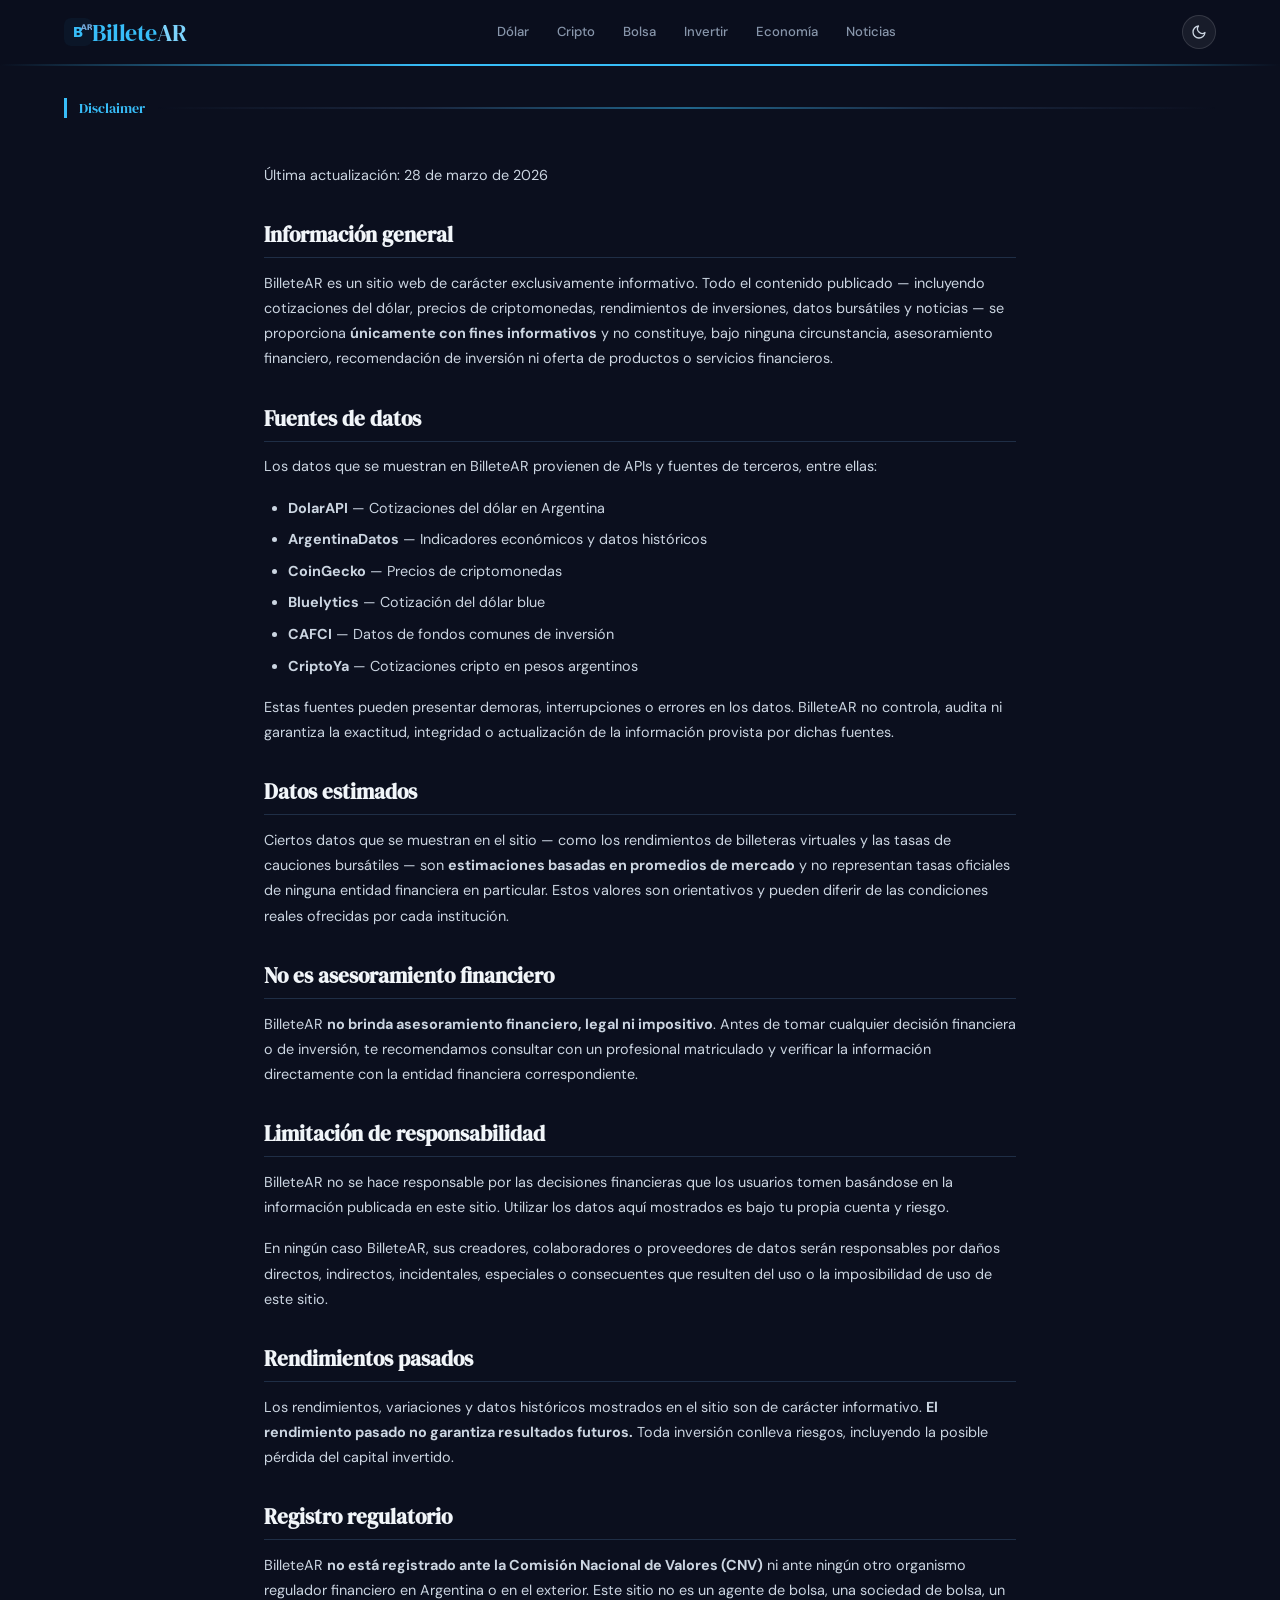
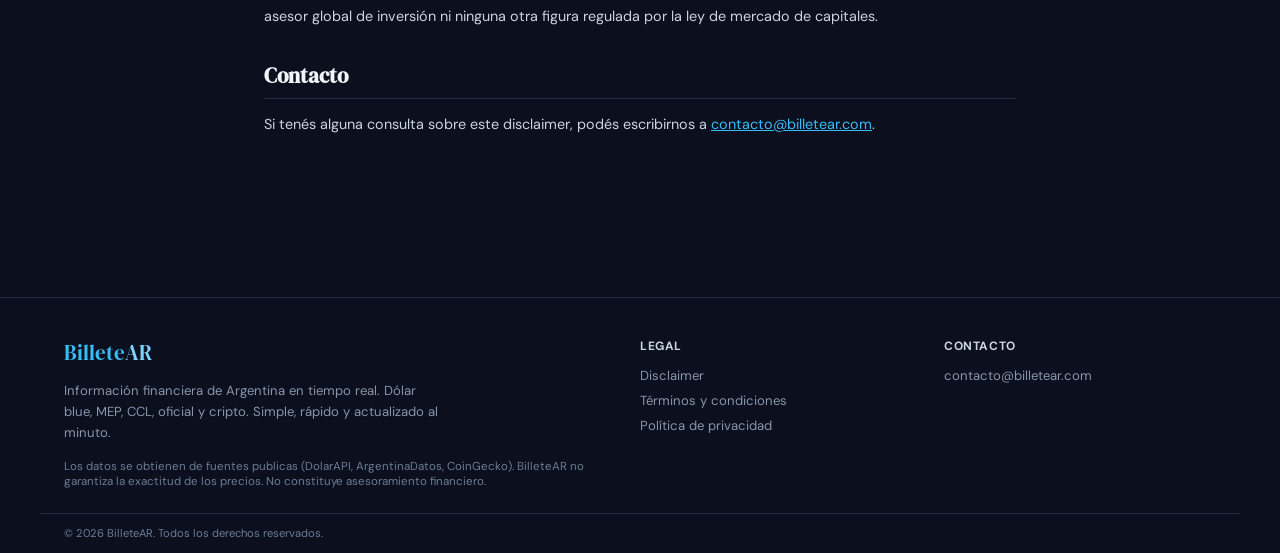
<file: disclaimer.html>
<!DOCTYPE html>
<html lang="es-AR">
<head>
  <!-- Google tag (gtag.js) -->
  <script async src="https://www.googletagmanager.com/gtag/js?id=G-S1ZTKVZH4E"></script>
  <script>
    window.dataLayer = window.dataLayer || [];
    function gtag(){dataLayer.push(arguments);}
    gtag('js', new Date());
    gtag('config', 'G-S1ZTKVZH4E');
  </script>
  <meta charset="UTF-8" />
  <meta name="viewport" content="width=device-width, initial-scale=1.0" />
  <title>Disclaimer – BilleteAR</title>
  <meta name="description" content="Aviso legal y descargo de responsabilidad de BilleteAR. Los datos son informativos y no constituyen asesoramiento financiero." />
  <meta property="og:title" content="Disclaimer – BilleteAR" />
  <meta property="og:description" content="Aviso legal y descargo de responsabilidad de BilleteAR. Datos informativos, no asesoramiento financiero." />
  <meta property="og:url" content="https://billetear.com/disclaimer" />
  <meta property="og:type" content="website" />
  <meta property="og:locale" content="es_AR" />
  <meta property="og:site_name" content="BilleteAR" />
  <meta property="og:image" content="https://billetear.com/og-image.png" />
  <meta name="twitter:card" content="summary_large_image" />
  <meta name="twitter:title" content="Disclaimer – BilleteAR" />
  <meta name="twitter:description" content="Aviso legal y descargo de responsabilidad de BilleteAR." />
  <meta name="twitter:image" content="https://billetear.com/og-image.png" />
  <meta name="twitter:site" content="@billetear_ar" />
  <link rel="canonical" href="https://billetear.com/disclaimer" />
  <link rel="icon" type="image/svg+xml" href="/favicon.svg" />
  <link rel="manifest" href="/manifest.json" />
  <meta name="theme-color" content="#0b0f1e" />
  <meta name="apple-mobile-web-app-capable" content="yes" />
  <meta name="apple-mobile-web-app-status-bar-style" content="black-translucent" />
  <meta name="apple-mobile-web-app-title" content="BilleteAR" />
  <link rel="apple-touch-icon" href="/icon-192.svg" />
  <link rel="preconnect" href="https://fonts.googleapis.com" />
  <link href="https://fonts.googleapis.com/css2?family=DM+Sans:ital,opsz,wght@0,9..40,300;0,9..40,400;0,9..40,500;0,9..40,600;0,9..40,700;1,9..40,400&display=swap" rel="stylesheet" />
  <link href="https://fonts.googleapis.com/css2?family=DM+Serif+Display&display=swap" rel="stylesheet" />

  <link rel="stylesheet" href="shared.css">
  <style>
    .legal-content{max-width:800px;margin:0 auto;padding:0 1.5rem 3rem}
    .legal-content h2{font-family:'DM Serif Display',serif;font-size:1.3rem;color:var(--text);margin:2rem 0 .8rem;padding-bottom:.5rem;border-bottom:1px solid var(--border)}
    .legal-content p{font-size:.9rem;color:var(--text2);line-height:1.75;margin-bottom:1rem}
    .legal-content ul{margin:0 0 1rem 1.5rem;padding:0}
    .legal-content li{font-size:.9rem;color:var(--text2);line-height:1.75;margin-bottom:.4rem}
    .legal-content a{color:var(--sky);text-decoration:underline}
    .legal-updated{font-size:.78rem;color:var(--muted);margin-bottom:2rem}
  </style>
</head>
<body>

<header>
  <div class="header-inner">
    <a class="logo" href="index.html">
      <img class="logo-favicon" src="/favicon.svg" alt="BilleteAR" width="28" height="28" />
      <span class="logo-text">Billete<em>AR</em></span>
    </a>
    <div class="header-nav">
      <a class="topnav-link" href="dolares.html">Dólar</a>
      <a class="topnav-link" href="cripto.html">Cripto</a>
      <a class="topnav-link" href="mercados.html">Bolsa</a>
      <a class="topnav-link" href="rendimientos.html">Invertir</a>
      <a class="topnav-link" href="indicadores.html">Economía</a>
      <a class="topnav-link" href="noticias.html">Noticias</a>
    </div>
    <div class="nav-right">
      <button class="theme-btn" id="themeBtn" onclick="toggleTheme()" title="Cambiar tema" aria-label="Cambiar tema"><svg viewBox="0 0 24 24" width="16" height="16" fill="none" stroke="currentColor" stroke-width="2" stroke-linecap="round" stroke-linejoin="round"><path d="M21 12.79A9 9 0 1 1 11.21 3 7 7 0 0 0 21 12.79z"/></svg></button>
    </div>
  </div>
</header>

<main>

  <div class="section">
    <div class="sec-header">
      <h1 class="sec-title">Disclaimer</h1>
      <div class="sec-line"></div>
    </div>
  </div>

  <div class="legal-content">
    <p class="legal-updated">Última actualización: 28 de marzo de 2026</p>

    <h2>Información general</h2>
    <p>BilleteAR es un sitio web de carácter exclusivamente informativo. Todo el contenido publicado — incluyendo cotizaciones del dólar, precios de criptomonedas, rendimientos de inversiones, datos bursátiles y noticias — se proporciona <strong>únicamente con fines informativos</strong> y no constituye, bajo ninguna circunstancia, asesoramiento financiero, recomendación de inversión ni oferta de productos o servicios financieros.</p>

    <h2>Fuentes de datos</h2>
    <p>Los datos que se muestran en BilleteAR provienen de APIs y fuentes de terceros, entre ellas:</p>
    <ul>
      <li><strong>DolarAPI</strong> — Cotizaciones del dólar en Argentina</li>
      <li><strong>ArgentinaDatos</strong> — Indicadores económicos y datos históricos</li>
      <li><strong>CoinGecko</strong> — Precios de criptomonedas</li>
      <li><strong>Bluelytics</strong> — Cotización del dólar blue</li>
      <li><strong>CAFCI</strong> — Datos de fondos comunes de inversión</li>
      <li><strong>CriptoYa</strong> — Cotizaciones cripto en pesos argentinos</li>
    </ul>
    <p>Estas fuentes pueden presentar demoras, interrupciones o errores en los datos. BilleteAR no controla, audita ni garantiza la exactitud, integridad o actualización de la información provista por dichas fuentes.</p>

    <h2>Datos estimados</h2>
    <p>Ciertos datos que se muestran en el sitio — como los rendimientos de billeteras virtuales y las tasas de cauciones bursátiles — son <strong>estimaciones basadas en promedios de mercado</strong> y no representan tasas oficiales de ninguna entidad financiera en particular. Estos valores son orientativos y pueden diferir de las condiciones reales ofrecidas por cada institución.</p>

    <h2>No es asesoramiento financiero</h2>
    <p>BilleteAR <strong>no brinda asesoramiento financiero, legal ni impositivo</strong>. Antes de tomar cualquier decisión financiera o de inversión, te recomendamos consultar con un profesional matriculado y verificar la información directamente con la entidad financiera correspondiente.</p>

    <h2>Limitación de responsabilidad</h2>
    <p>BilleteAR no se hace responsable por las decisiones financieras que los usuarios tomen basándose en la información publicada en este sitio. Utilizar los datos aquí mostrados es bajo tu propia cuenta y riesgo.</p>
    <p>En ningún caso BilleteAR, sus creadores, colaboradores o proveedores de datos serán responsables por daños directos, indirectos, incidentales, especiales o consecuentes que resulten del uso o la imposibilidad de uso de este sitio.</p>

    <h2>Rendimientos pasados</h2>
    <p>Los rendimientos, variaciones y datos históricos mostrados en el sitio son de carácter informativo. <strong>El rendimiento pasado no garantiza resultados futuros.</strong> Toda inversión conlleva riesgos, incluyendo la posible pérdida del capital invertido.</p>

    <h2>Registro regulatorio</h2>
    <p>BilleteAR <strong>no está registrado ante la Comisión Nacional de Valores (CNV)</strong> ni ante ningún otro organismo regulador financiero en Argentina o en el exterior. Este sitio no es un agente de bolsa, una sociedad de bolsa, un asesor global de inversión ni ninguna otra figura regulada por la ley de mercado de capitales.</p>

    <h2>Contacto</h2>
    <p>Si tenés alguna consulta sobre este disclaimer, podés escribirnos a <a href="mailto:contacto@billetear.com">contacto@billetear.com</a>.</p>
  </div>

</main>

<footer>
  <div class="footer-inner">
    <div>
      <div class="footer-brand">Billete<span>AR</span></div>
      <p class="footer-desc">Información financiera de Argentina en tiempo real. Dólar blue, MEP, CCL, oficial y cripto. Simple, rápido y actualizado al minuto.</p>
      <p class="footer-disclaimer">Los datos se obtienen de fuentes publicas (DolarAPI, ArgentinaDatos, CoinGecko). BilleteAR no garantiza la exactitud de los precios. No constituye asesoramiento financiero.</p>
    </div>
    <div>
      <div class="footer-heading">Legal</div>
      <div class="footer-links">
        <a href="disclaimer.html">Disclaimer</a>
        <a href="terminos.html">Términos y condiciones</a>
        <a href="privacidad.html">Política de privacidad</a>
      </div>
    </div>
    <div>
      <div class="footer-heading">Contacto</div>
      <div class="footer-links">
        <a href="mailto:contacto@billetear.com">contacto@billetear.com</a>
      </div>
    </div>
  </div>
  <div class="footer-bottom">
    <div>&copy; 2026 BilleteAR. Todos los derechos reservados.</div>
  </div>
</footer>

<!-- Mobile bottom nav -->
<nav class="bottom-nav">
  <div class="bn-inner">
    <a class="bn-item" href="dolares.html"><span class="bn-icon"><svg viewBox="0 0 24 24"><line x1="12" y1="1" x2="12" y2="23"/><path d="M17 5H9.5a3.5 3.5 0 0 0 0 7h5a3.5 3.5 0 0 1 0 7H6"/></svg></span><span>Dólar</span></a>
    <a class="bn-item" href="cripto.html"><span class="bn-icon"><svg viewBox="0 0 24 24"><path d="M11.767 19.089c4.924.868 6.14-6.025 1.216-6.894m-1.216 6.894L5.86 18.047m5.908 1.042-.347 1.97m1.563-8.864c4.924.869 6.14-6.025 1.215-6.893m-1.215 6.893-6.083-1.072m6.083 1.072.347-1.971M7.116 11.07l-1.257-.222m7.206-5.86-1.257-.222m-.838 4.75 6.083 1.072"/></svg></span><span>Cripto</span></a>
    <a class="bn-item" href="mercados.html"><span class="bn-icon"><svg viewBox="0 0 24 24"><polyline points="22 7 13.5 15.5 8.5 10.5 2 17"/><polyline points="16 7 22 7 22 13"/></svg></span><span>Bolsa</span></a>
    <a class="bn-item" href="rendimientos.html"><span class="bn-icon"><svg viewBox="0 0 24 24"><line x1="12" y1="1" x2="12" y2="23"/><path d="M17 5H9.5a3.5 3.5 0 0 0 0 7h5a3.5 3.5 0 0 1 0 7H6"/><path d="M16 16l2 2 4-4" stroke-width="2"/></svg></span><span>Invertir</span></a>
    <a class="bn-item" href="indicadores.html"><span class="bn-icon"><svg viewBox="0 0 24 24"><line x1="18" y1="20" x2="18" y2="10"/><line x1="12" y1="20" x2="12" y2="4"/><line x1="6" y1="20" x2="6" y2="14"/></svg></span><span>Economía</span></a>
    <a class="bn-item" href="noticias.html"><span class="bn-icon"><svg viewBox="0 0 24 24"><path d="M4 22h16a2 2 0 0 0 2-2V4a2 2 0 0 0-2-2H8a2 2 0 0 0-2 2v16a2 2 0 0 1-2 2Zm0 0a2 2 0 0 1-2-2v-9c0-1.1.9-2 2-2h2"/><path d="M18 14h-8"/><path d="M15 18h-5"/><path d="M10 6h8v4h-8V6Z"/></svg></span><span>Noticias</span></a>
  </div>
</nav>

<script src="shared.js"></script>
</body>
</html>
</file>
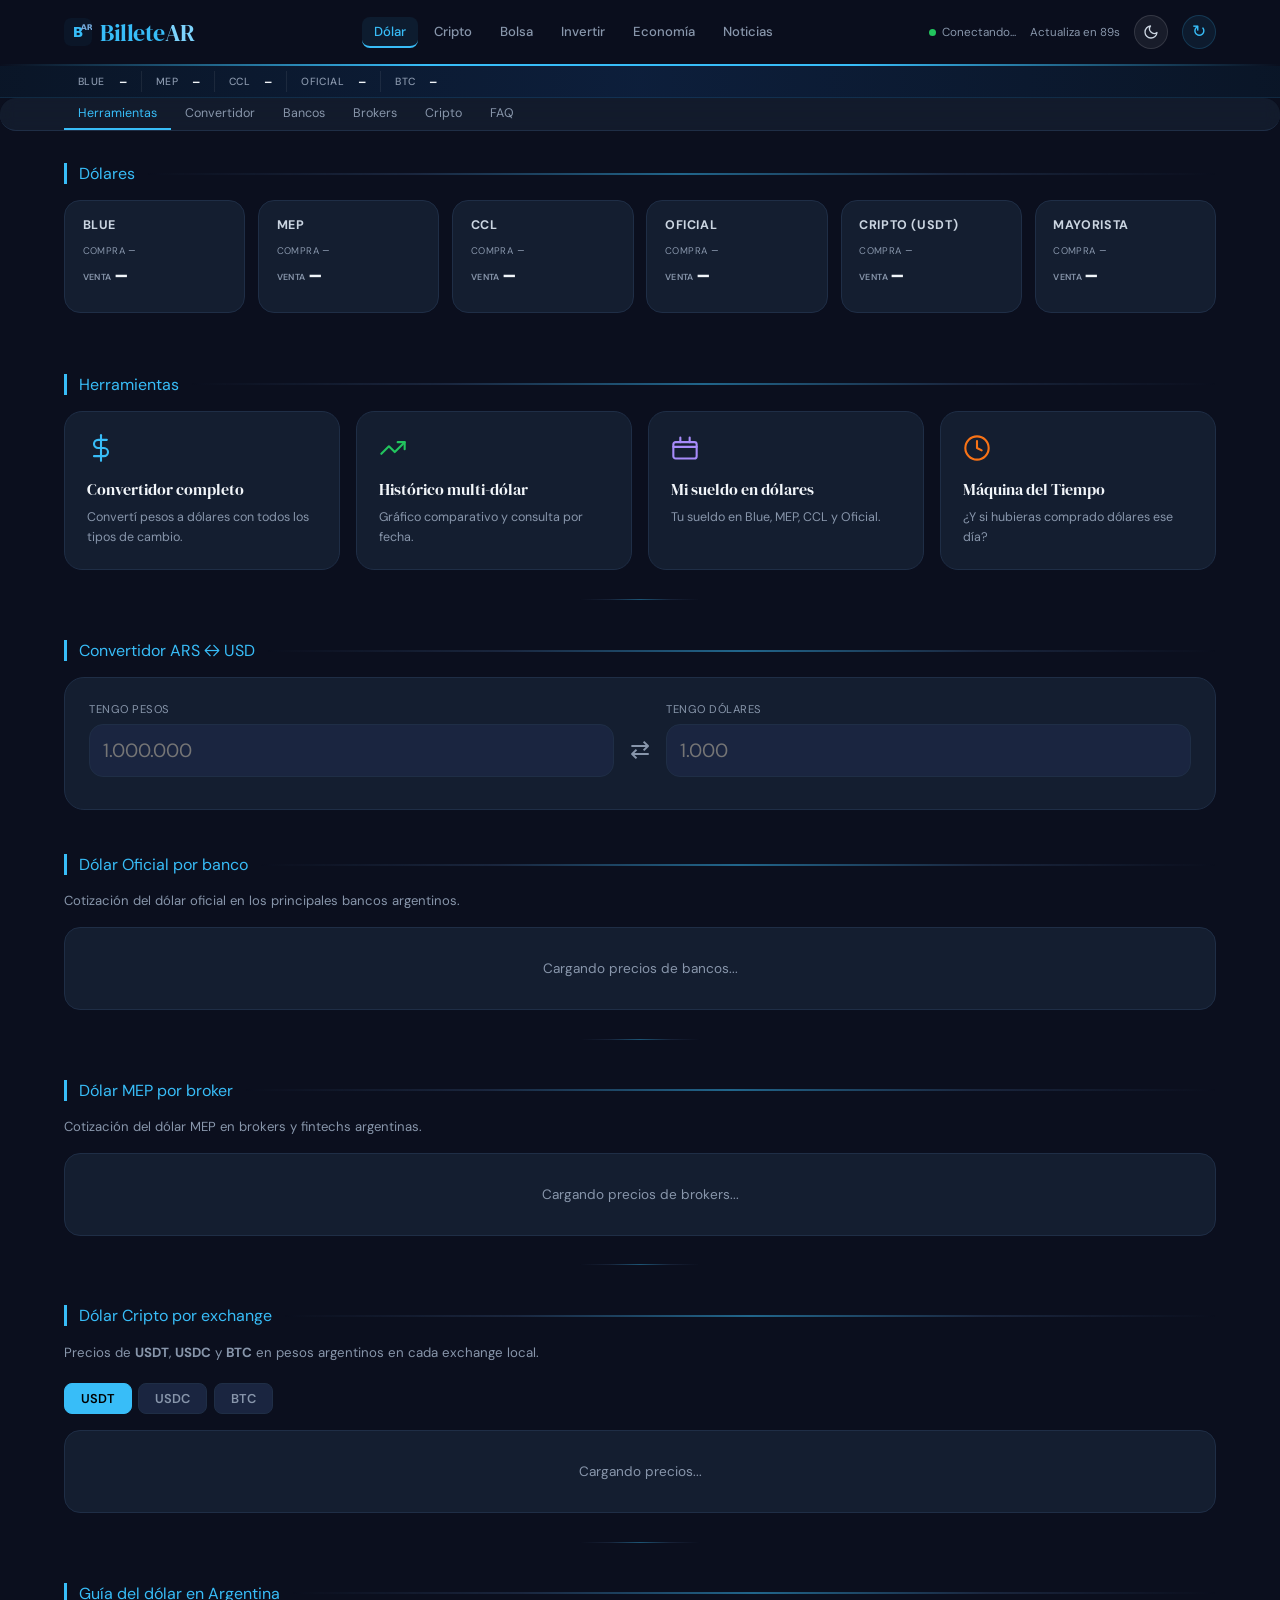
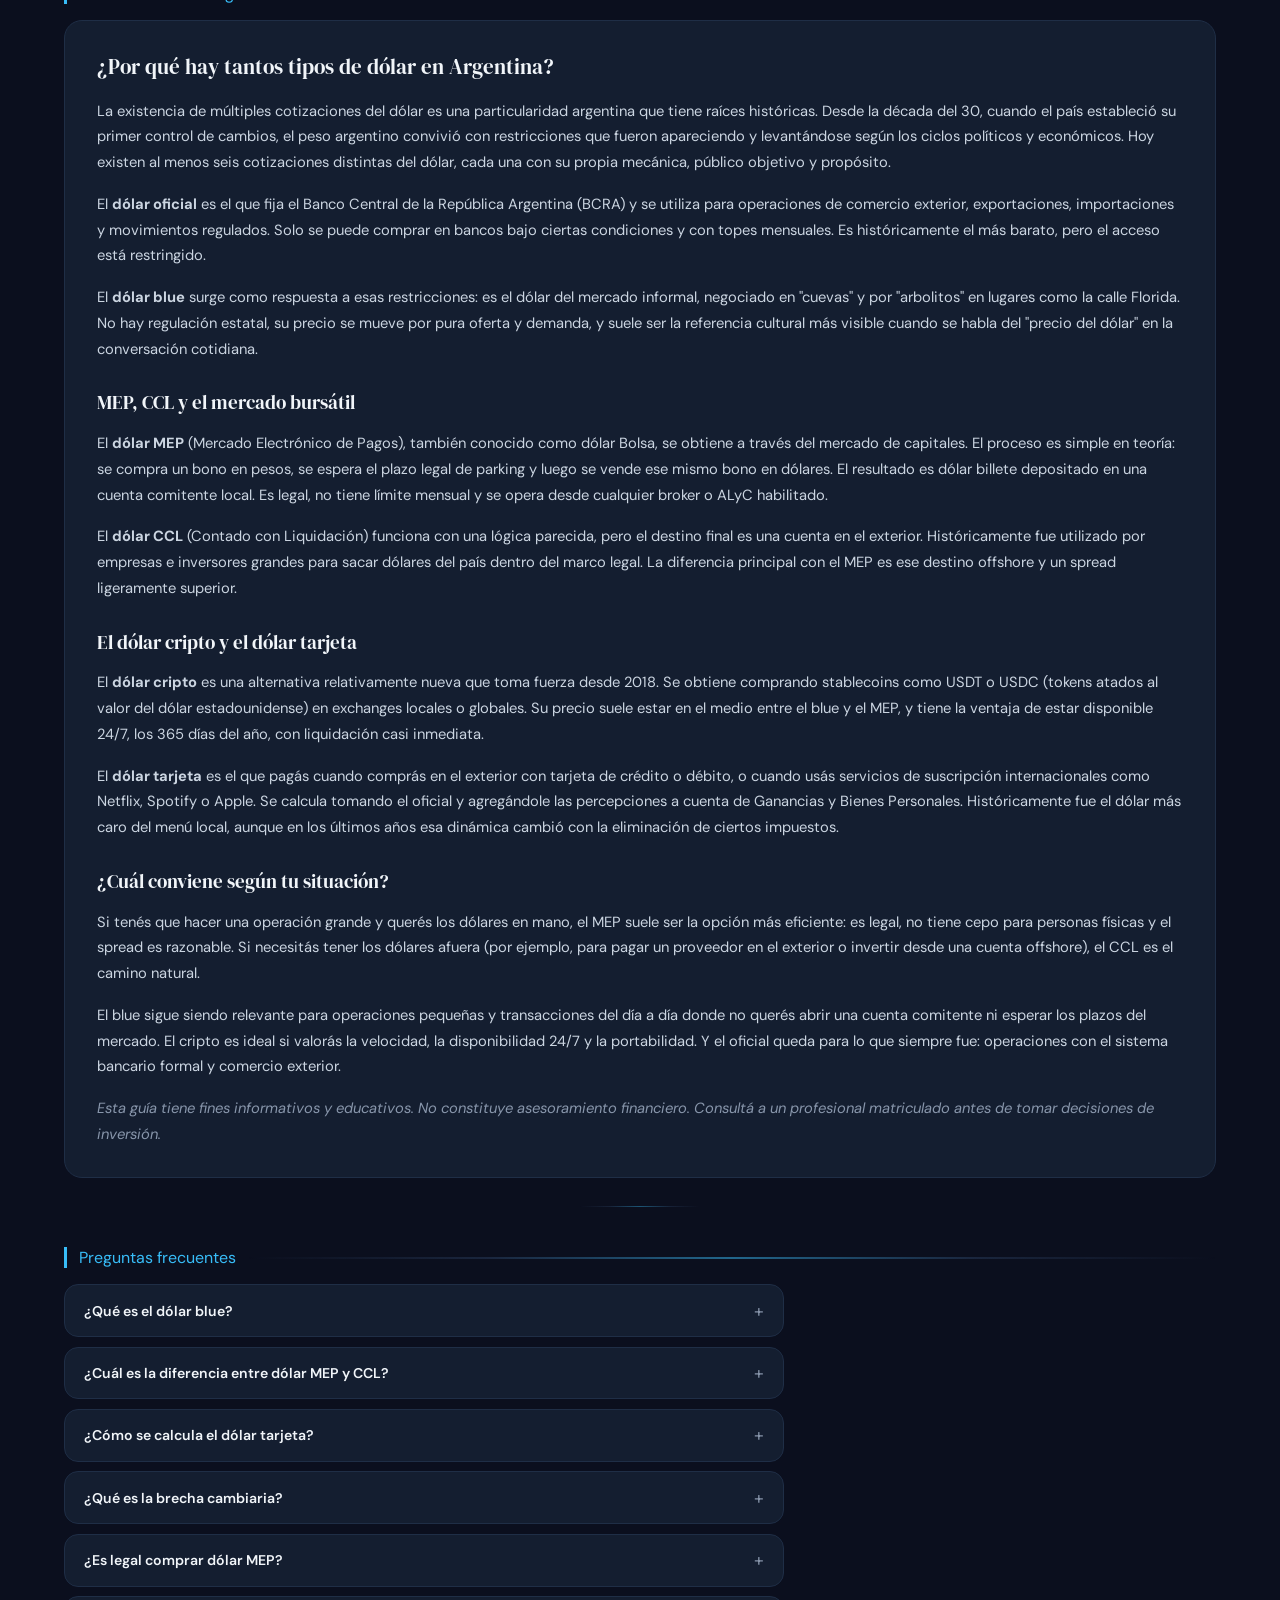
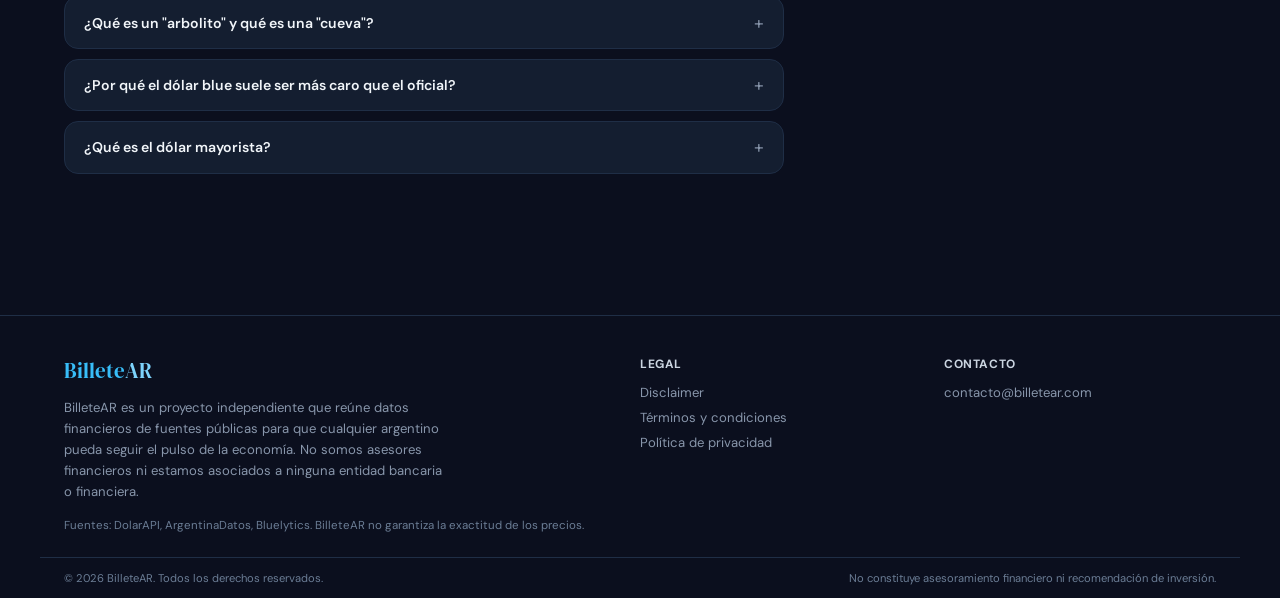
<file: dolares.html>
<!DOCTYPE html>
<html lang="es-AR">
<head>
  <!-- Google tag (gtag.js) -->
  <script async src="https://www.googletagmanager.com/gtag/js?id=G-S1ZTKVZH4E"></script>
  <script>
    window.dataLayer = window.dataLayer || [];
    function gtag(){dataLayer.push(arguments);}
    gtag('js', new Date());
    gtag('config', 'G-S1ZTKVZH4E');
  </script>
  <meta charset="UTF-8" />
  <meta name="viewport" content="width=device-width, initial-scale=1.0" />
  <title>Cotización Dólar Hoy | Blue, MEP, CCL, Oficial, Tarjeta – BilleteAR</title>
  <meta name="description" content="Precio del dólar blue, MEP, CCL, oficial y tarjeta hoy. Convertidor ARS⇄USD, histórico multi-dólar, dólar por banco y broker, cripto por exchange. Argentina." />
  <meta name="keywords" content="dolar blue hoy, precio dolar mep, dolar ccl, dolar oficial, tipo de cambio argentina, dolar cripto" />
  <meta property="og:title" content="Cotización Dólar Hoy | Blue, MEP, CCL – BilleteAR" />
  <meta property="og:description" content="Precio del dólar blue, MEP, CCL y oficial en tiempo real. Argentina." />
  <meta property="og:url" content="https://billetear.com/dolares" />
  <meta property="og:type" content="website" />
  <meta property="og:locale" content="es_AR" />
  <meta property="og:site_name" content="BilleteAR" />
  <meta property="og:image" content="https://billetear.com/og-image.png" />
  <meta name="twitter:card" content="summary_large_image" />
  <meta name="twitter:title" content="Cotización Dólar Hoy | Blue, MEP, CCL – BilleteAR" />
  <meta name="twitter:description" content="Dólar blue, MEP, CCL, oficial y tarjeta hoy. Convertidor, histórico y más." />
  <meta name="twitter:image" content="https://billetear.com/og-image.png" />
  <meta name="twitter:site" content="@billetear_ar" />
  <link rel="icon" type="image/svg+xml" href="/favicon.svg" />
  <link rel="canonical" href="https://billetear.com/dolares" />
  <link rel="manifest" href="/manifest.json" />
  <meta name="theme-color" content="#0b0f1e" />
  <meta name="apple-mobile-web-app-capable" content="yes" />
  <meta name="apple-mobile-web-app-status-bar-style" content="black-translucent" />
  <meta name="apple-mobile-web-app-title" content="BilleteAR" />
  <link rel="apple-touch-icon" href="/icon-192.svg" />
  <link rel="preconnect" href="https://fonts.googleapis.com" />
  <link href="https://fonts.googleapis.com/css2?family=DM+Sans:ital,opsz,wght@0,9..40,300;0,9..40,400;0,9..40,500;0,9..40,600;0,9..40,700;1,9..40,400&display=swap" rel="stylesheet" />
  <link href="https://fonts.googleapis.com/css2?family=DM+Serif+Display&display=swap" rel="stylesheet" />
  <script async src="https://pagead2.googlesyndication.com/pagead/js/adsbygoogle.js?client=ca-pub-8647898779857303" crossorigin="anonymous"></script>
  <link rel="stylesheet" href="shared.css">
  <style>
    .ad-slot{margin:2rem auto;max-width:728px}

    /* ── LIGHT MODE (page-specific) ── */
    body.light{--bg:#f5f6fa;--bg2:#eef1f6;--card:#ffffff;--card2:#f8f9fc;--border:#d0d7e2;--border2:#bcc5d4;--text:#0f172a;--text2:#334155;--muted:#475569;--muted2:#64748b}
    body.light header{background:rgba(245,246,250,.98);border-bottom-color:var(--border);box-shadow:0 1px 3px rgba(0,0,0,.06)}
    body.light .stats-bar{background:linear-gradient(90deg,#e8ecf4,#dfe4ef,#e8ecf4);border-bottom:1px solid var(--border)}
    body.light .sb-item{border-right-color:var(--border)}
    body.light .topnav,body.light .subnav,body.light .ticker{background:var(--bg2);border-color:var(--border)}
    body.light .hero-card{background:linear-gradient(135deg,#1e40af 0%,#1d4ed8 50%,#2563eb 100%);border:1px solid #1e3a8a;box-shadow:0 8px 30px rgba(30,64,175,.25)}
    body.light .hero-card::before{background:radial-gradient(circle,rgba(96,165,250,.2) 0%,transparent 70%)}
    body.light .hero-badge{color:#93c5fd;background:rgba(147,197,253,.15);border-color:rgba(147,197,253,.3)}
    body.light .hero-name{background:linear-gradient(135deg,#fff 0%,#bfdbfe 100%);-webkit-background-clip:text;-webkit-text-fill-color:transparent;background-clip:text}
    body.light .hp .lbl{color:rgba(255,255,255,.7)}
    body.light .hp.buy .val{color:#bfdbfe}
    body.light .hp.sell .val{color:#fff}
    body.light .spark-wrap{border-top-color:rgba(255,255,255,.15)}
    body.light .spark-delta.up{color:#15803d;background:rgba(34,197,94,.18)}
    body.light .spark-delta.down{color:#b91c1c;background:rgba(239,68,68,.15)}
    body.light .spark-delta.neu{color:rgba(255,255,255,.7);background:rgba(255,255,255,.12)}
    body.light .mini{background:var(--card);border:1px solid var(--border);box-shadow:0 1px 3px rgba(0,0,0,.05)}
    body.light .mini:hover{border-color:var(--border2);box-shadow:0 3px 8px rgba(0,0,0,.08)}
    body.light .ex-card,body.light .mep-card,body.light .diario-card{background:var(--card);border:1px solid var(--border);box-shadow:0 1px 3px rgba(0,0,0,.04)}
    body.light .ex-card:hover,body.light .mep-card:hover,body.light .diario-card:hover{border-color:var(--border2);box-shadow:0 4px 12px rgba(0,0,0,.08)}
    body.light .sec-title{color:#1e40af}
    body.light .sec-line{background:linear-gradient(90deg,transparent,var(--border),#93a3b8,var(--border),transparent)}
    body.light .refresh-btn{background:rgba(37,99,235,.1);border-color:rgba(37,99,235,.25);color:#2563eb}
    body.light .refresh-btn:hover{background:rgba(37,99,235,.18);border-color:rgba(37,99,235,.4)}
    body.light .theme-btn{background:rgba(255,200,0,.15);border-color:rgba(255,200,0,.3);color:#d97706}
    body.light .exch-table th{background:var(--bg2);color:var(--muted);border-bottom-color:var(--border)}
    body.light .exch-table td{border-bottom-color:var(--border)}
    body.light .exch-table tr:hover td{background:rgba(37,99,235,.04)}
    body.light .mep-explainer{background:var(--card);border-color:var(--border);color:var(--text2)}
    body.light .copy-toast{background:#fff;border:1px solid var(--border);color:var(--text);box-shadow:0 4px 12px rgba(0,0,0,.1)}
    body.light .best-badge{color:#15803d;background:rgba(34,197,94,.12);border-color:rgba(34,197,94,.25)}
    body.light .worst-badge{color:#b91c1c;background:rgba(239,68,68,.1);border-color:rgba(239,68,68,.2)}

    /* ── Serif for titles ── */
    .sec-title,.hero-name{font-family:'DM Serif Display',serif}

    /* ── Sortable table headers ── */
    .exch-table th{cursor:pointer;user-select:none;transition:color .15s}
    .exch-table th:hover{color:var(--sky)}
    .sort-arrow{font-size:.6rem;margin-left:4px;opacity:.4}
    .sort-arrow.active{opacity:1;color:var(--sky)}

    /* ── Cripto tabs ── */
    .cripto-tabs{display:flex;gap:.4rem;margin-bottom:1rem;flex-wrap:wrap}
    .cripto-tab{background:var(--card2);border:1px solid var(--border);padding:6px 16px;border-radius:8px;font:600 .8rem 'DM Sans',sans-serif;color:var(--muted);cursor:pointer;transition:all .2s}
    .cripto-tab.active,.cripto-tab:hover{background:var(--sky);border-color:var(--sky);color:#000}
    .cripto-panel{display:none}
    .cripto-panel.active{display:block}

    /* ── Tool link cards ── */
    .tool-card{display:flex;flex-direction:column;gap:.5rem;padding:1.4rem;background:var(--card);border:1px solid var(--border);border-radius:18px;text-decoration:none;transition:all .25s cubic-bezier(.4,0,.2,1)}
    .tool-card:hover{transform:translateY(-4px);box-shadow:0 12px 32px rgba(0,0,0,.2);border-color:var(--border2)}
    .tc-icon{margin-bottom:.2rem}
    .tc-title{font-family:'DM Serif Display',serif;font-size:1rem;color:var(--text);font-weight:400}
    .tc-desc{font-size:.78rem;color:var(--muted);line-height:1.55}
    body.light .tool-card{background:var(--card);border-color:var(--border);box-shadow:0 1px 3px rgba(0,0,0,.04)}
    body.light .tool-card:hover{box-shadow:0 8px 24px rgba(0,0,0,.1)}

    .subnav{background:rgba(20,30,48,.8);backdrop-filter:blur(8px);border-bottom:1px solid var(--border);border-radius:16px;overflow-x:auto;scrollbar-width:none}
    .subnav::-webkit-scrollbar{display:none}
    .subnav-inner{max-width:1200px;margin:0 auto;padding:0 1.5rem;display:flex}
    .subnav-link{padding:7px 14px;font-size:.78rem;color:var(--muted);text-decoration:none;border-bottom:2px solid transparent;white-space:nowrap;transition:all .2s}
    .subnav-link:hover,.subnav-link.active{color:var(--sky);border-color:var(--sky)}

    /* ── Hero ── */
    .hero-grid{display:grid;grid-template-columns:1.4fr 1fr;gap:1rem}
    @media(max-width:700px){.hero-grid{grid-template-columns:1fr}}
    .hero-card{background:linear-gradient(135deg,#0f2a5a 0%,#091730 100%);border:1px solid rgba(56,189,248,.25);border-radius:22px;padding:2rem;position:relative;overflow:hidden}
    .hero-card::before{content:'';position:absolute;top:-60px;right:-60px;width:200px;height:200px;background:radial-gradient(circle,rgba(56,189,248,.12) 0%,transparent 70%);pointer-events:none}
    .hero-badge{display:inline-flex;align-items:center;gap:5px;font-size:.68rem;font-weight:700;text-transform:uppercase;letter-spacing:.08em;color:var(--sky);background:rgba(56,189,248,.1);border:1px solid rgba(56,189,248,.2);padding:3px 10px;border-radius:20px;margin-bottom:.75rem}
    .hero-name{font-size:1.6rem;font-weight:700;color:#fff;margin-bottom:1.4rem}
    .hero-prices{display:flex;gap:2.5rem;flex-wrap:wrap}
    .hp .lbl{font-size:.65rem;font-weight:600;text-transform:uppercase;letter-spacing:.08em;color:var(--muted);margin-bottom:4px}
    .hp .val{font-size:2.8rem;font-weight:700;line-height:1}
    .hp.buy .val{color:#7dd3fc}.hp.sell .val{color:var(--sky)}
    .hero-right{display:flex;flex-direction:column;gap:.75rem}
    .mini{background:var(--card);border:1px solid var(--border);border-radius:14px;padding:.95rem 1.1rem;display:flex;align-items:center;justify-content:space-between;transition:all .2s;flex:1}
    .mini:hover{border-color:var(--border2);transform:translateX(2px)}
    .mini-left .lbl{font-size:.66rem;color:var(--muted);margin-bottom:2px}
    .mini-left .name{font-size:.92rem;font-weight:600}
    .mini-right{text-align:right}
    .mini-right .buy2{font-size:.73rem;color:var(--muted);margin-bottom:2px}
    .mini-right .sell2{font-size:1.25rem;font-weight:700;color:var(--sky)}

    /* ── Exchange grid (todos los cambios) ── */
    .ex-grid{display:grid;grid-template-columns:repeat(auto-fill,minmax(165px,1fr));gap:.8rem}
    .ex-card{background:var(--card);border:1px solid var(--border);border-radius:14px;padding:1rem;transition:all .2s}
    .ex-card:hover{border-color:var(--border2);transform:translateY(-2px);box-shadow:0 8px 24px rgba(0,0,0,.3)}
    .ex-name{font-size:.68rem;font-weight:700;text-transform:uppercase;letter-spacing:.06em;color:var(--muted);margin-bottom:.6rem}
    .ex-row{display:flex;justify-content:space-between}
    .ex-side .l{font-size:.62rem;color:var(--muted2);margin-bottom:2px}
    .ex-side .v{font-size:1rem;font-weight:700}
    .ex-side .v.b{color:var(--text2)}.ex-side .v.s{color:var(--sky)}
    .spread-tag{display:inline-block;font-size:.61rem;color:var(--muted);border:1px solid var(--border);border-radius:20px;padding:2px 7px;margin-top:.5rem}

    /* ── Comparadolar section ── */
    .comp-tabs{display:flex;gap:.4rem;margin-bottom:1rem}
    .comp-tab{background:var(--card2);border:1px solid var(--border);padding:6px 16px;border-radius:8px;font:600 .8rem 'DM Sans',sans-serif;color:var(--muted);cursor:pointer;transition:all .2s}
    .comp-tab.active,.comp-tab:hover{background:var(--sky);border-color:var(--sky);color:#000}
    .comp-panel{display:none}
    .comp-panel.active{display:block}
    .comp-logo{width:24px;height:24px;border-radius:6px;object-fit:contain;background:var(--card2);vertical-align:middle;margin-right:6px}

    /* ── Exchange table ── */
    .exch-table{width:100%;border-collapse:collapse;border-radius:14px;overflow:hidden}
    .exch-table th{font-size:.66rem;font-weight:700;text-transform:uppercase;letter-spacing:.07em;color:var(--muted);padding:.65rem 1.2rem;text-align:left;border-bottom:1px solid var(--border);background:var(--card2)}
    .exch-table td{padding:.7rem 1.2rem;border-bottom:1px solid var(--border);font-size:.87rem;transition:background .12s}
    .exch-table tr:last-child td{border-bottom:none}
    .exch-table tr:hover td{background:var(--card2)}
    .exch-name{font-weight:600;color:var(--text2)}
    .exch-link{color:var(--sky);text-decoration:none;font-weight:600;transition:color .15s}
    .exch-link:hover{color:#7dd3fc;text-decoration:underline}
    .exch-link .ext{font-size:.65rem;opacity:.5;margin-left:3px}
    .exch-buy{color:var(--text2)}
    .exch-sell{color:var(--sky);font-weight:700}
    .exch-spread{font-size:.75rem;color:var(--muted)}
    .exch-time{font-size:.68rem;color:var(--muted2)}
    .best-badge{display:inline-block;font-size:.58rem;font-weight:700;text-transform:uppercase;background:rgba(34,197,94,.15);color:var(--green);border:1px solid rgba(34,197,94,.3);padding:1px 6px;border-radius:10px;margin-left:6px;vertical-align:middle}
    .worst-badge{display:inline-block;font-size:.58rem;font-weight:700;text-transform:uppercase;background:rgba(239,68,68,.12);color:var(--red);border:1px solid rgba(239,68,68,.25);padding:1px 6px;border-radius:10px;margin-left:6px;vertical-align:middle}
    .exch-loading{text-align:center;padding:2rem;color:var(--muted);font-size:.85rem}

    /* ── MEP/CCL explainer ── */
    .mep-explainer{font-size:.85rem;color:var(--muted);line-height:1.6;margin-bottom:1rem;background:var(--card);border:1px solid var(--border);border-radius:14px;padding:1rem 1.2rem}
    .mep-grid{display:grid;grid-template-columns:repeat(auto-fill,minmax(220px,1fr));gap:.9rem}
    .mep-card{background:var(--card);border:1px solid var(--border);border-radius:16px;padding:1.3rem;transition:all .2s}
    .mep-card:hover{border-color:var(--border2);transform:translateY(-2px)}
    .mep-card-name{font-size:.88rem;font-weight:700;margin-bottom:.3rem}
    .mep-card-desc{font-size:.73rem;color:var(--muted);line-height:1.45;margin-bottom:.9rem}
    .mep-card-prices{display:flex;justify-content:space-between;padding-top:.7rem;border-top:1px solid var(--border)}
    .mep-side .ml{font-size:.61rem;color:var(--muted2);margin-bottom:2px}
    .mep-side .mv{font-size:1.1rem;font-weight:700}
    .mep-side .mv.b{color:var(--text2)}.mep-side .mv.s{color:var(--sky)}



    @media(max-width:480px){.hp .val{font-size:2rem}}

    /* ── Sparklines ── */
    .spark-wrap{display:flex;align-items:center;gap:8px;margin-top:.9rem;padding-top:.9rem;border-top:1px solid rgba(255,255,255,.07)}
    .spark-delta{font-size:.72rem;font-weight:700;padding:2px 8px;border-radius:20px}
    .spark-delta.up{color:#22c55e;background:rgba(34,197,94,.12)}
    .spark-delta.down{color:#ef4444;background:rgba(239,68,68,.1)}
    .spark-delta.neu{color:var(--muted);background:var(--card2)}

    /* ── Copy button ── */
    .copy-btn{background:none;border:none;cursor:pointer;color:var(--muted);font-size:.8rem;padding:3px 6px;border-radius:6px;transition:all .15s;vertical-align:middle}
    .copy-btn:hover{color:var(--sky);background:rgba(56,189,248,.1)}
    .copy-toast{position:fixed;bottom:1.8rem;left:50%;transform:translateX(-50%) translateY(10px);background:#1a2540;border:1px solid var(--border2);color:var(--text);padding:.5rem 1.3rem;border-radius:10px;font-size:.82rem;font-weight:500;opacity:0;transition:opacity .2s,transform .2s;pointer-events:none;z-index:9999}
    .copy-toast.show{opacity:1;transform:translateX(-50%) translateY(0)}

    /* ── Calculadora / Convertidor ── */
    .calc-select{width:100%;background:var(--card2);border:1px solid var(--border2);border-radius:10px;padding:.55rem .9rem;color:var(--text);font:500 .88rem 'DM Sans',sans-serif;outline:none;cursor:pointer}
    .calc-select:focus{border-color:var(--sky)}

    /* ── Stats bar ── */
    .stats-bar{background:linear-gradient(90deg,rgba(10,22,40,.98),rgba(13,31,60,.98),rgba(10,22,40,.98));border-bottom:1px solid rgba(56,189,248,.12);padding:5px 0;overflow-x:auto;scrollbar-width:none;white-space:nowrap;position:sticky;top:58px;z-index:90}
    .stats-bar::-webkit-scrollbar{display:none}
    .stats-bar-inner{max-width:1200px;margin:0 auto;padding:0 1.5rem;display:flex;align-items:center}
    .sb-item{display:inline-flex;align-items:center;gap:5px;padding:0 14px;border-right:1px solid rgba(255,255,255,.07)}
    .sb-item:last-child{border-right:none}
    .sb-label{font-size:.65rem;color:var(--muted);font-weight:500;text-transform:uppercase;letter-spacing:.04em}
    .sb-val{font-size:.76rem;font-weight:700;color:var(--text);font-variant-numeric:tabular-nums}


    /* ── Price flash ── */
    @keyframes flashUp{0%{background:rgba(34,197,94,.22);border-radius:6px}100%{background:transparent}}
    @keyframes flashDown{0%{background:rgba(239,68,68,.18);border-radius:6px}100%{background:transparent}}
    .flash-up{animation:flashUp .9s ease-out}
    .flash-down{animation:flashDown .9s ease-out}

    /* ── Insight banner ── */
    .insight-banner{background:linear-gradient(135deg,rgba(56,189,248,.06) 0%,rgba(167,139,250,.06) 100%);border:1px solid rgba(56,189,248,.15);border-radius:14px;padding:.9rem 1.4rem;margin-bottom:2rem;font-family:'DM Serif Display',serif;font-size:.92rem;color:var(--text2);line-height:1.6;position:relative;overflow:hidden}
    .insight-banner::before{content:'';position:absolute;left:0;top:0;bottom:0;width:3px;background:linear-gradient(180deg,var(--sky),var(--purple))}
    .insight-banner .ib-date{font-family:'DM Sans',sans-serif;font-size:.65rem;font-weight:700;text-transform:uppercase;letter-spacing:.08em;color:var(--muted);margin-bottom:.3rem}
    body.light .insight-banner{background:linear-gradient(135deg,rgba(37,99,235,.04) 0%,rgba(167,139,250,.04) 100%);border-color:rgba(37,99,235,.15)}

    /* ── EDITORIAL WARMTH PATCH (page-specific overrides) ── */
    .hero-badge{color:var(--accent);background:var(--accent-bg);border-color:var(--accent-border)}
    .hero-name{font-size:2rem;letter-spacing:-.5px;background:linear-gradient(135deg,#fff 0%,#7dd3fc 100%);-webkit-background-clip:text;-webkit-text-fill-color:transparent;background-clip:text}
    .hp .val{font-variant-numeric:tabular-nums;letter-spacing:-1px}
    #blue{margin-bottom:3.8rem}
    .hero-card{padding:2.4rem 2.2rem 2.2rem;border-radius:24px;box-shadow:0 0 60px rgba(56,189,248,.08),0 20px 40px rgba(0,0,0,.3)}
    .mep-card{border-top:2px solid var(--green);background:linear-gradient(180deg,rgba(34,197,94,.04) 0%,var(--card) 15%)}
    .mini-chg{font-size:.7rem;font-weight:700;padding:2px 6px;border-radius:6px;white-space:nowrap}
    .mini-chg.up{color:var(--green);background:rgba(34,197,94,.1)}
    .mini-chg.down{color:var(--red);background:rgba(239,68,68,.1)}
    .mini-chg.neu{color:var(--muted);background:rgba(100,116,139,.1)}

    /* ── Dólar grid uniforme ── */
    .dolar-grid{display:grid;grid-template-columns:repeat(6,1fr);gap:.8rem}
    @media(max-width:900px){.dolar-grid{grid-template-columns:repeat(3,1fr)}}
    @media(max-width:550px){.dolar-grid{grid-template-columns:repeat(2,1fr)}}
    .dolar-card{background:var(--card);border:1px solid var(--border);border-radius:16px;padding:1rem 1.1rem;transition:all .25s;position:relative;cursor:pointer}
    .dolar-card:hover{transform:translateY(-3px);box-shadow:0 8px 24px rgba(0,0,0,.25);border-color:var(--border2)}
    .dc-name{font-size:.78rem;font-weight:700;color:var(--text2);margin-bottom:.6rem;text-transform:uppercase;letter-spacing:.05em}
    .dc-prices{display:flex;flex-direction:column;gap:.2rem;margin-bottom:.5rem}
    .dc-buy{font-size:.72rem;color:var(--muted)}
    .dc-buy::before{content:'Compra ';font-size:.6rem;text-transform:uppercase;letter-spacing:.04em}
    .dc-sell{font-size:1.3rem;font-weight:800;color:#f1f5f9;font-variant-numeric:tabular-nums;letter-spacing:-.02em}
    .dc-sell::before{content:'Venta ';font-size:.55rem;font-weight:600;text-transform:uppercase;letter-spacing:.04em;color:var(--muted);vertical-align:middle}
    .dc-chg{margin-top:.2rem}
    .ex-card,.mep-card,.diario-card,.mini{transition:all .25s cubic-bezier(.4,0,.2,1)}
    .refresh-btn:hover{transform:scale(1.1);box-shadow:0 0 16px rgba(56,189,248,.3)}
    #calcARS:focus,#calcUSD:focus{border-color:var(--sky);box-shadow:0 0 0 3px rgba(56,189,248,.15);outline:none}
    .exch-table tr{transition:background .15s ease}
    .exch-table tr:hover td{background:rgba(56,189,248,.05)}
    .stats-bar{top:64px}

    /* ── Convertidor side-by-side ── */
    .calc-wrap{display:grid;grid-template-columns:1fr auto 1fr;gap:1rem;align-items:start}
    .calc-col{display:flex;flex-direction:column;gap:.5rem}
    .calc-result{background:var(--card);border:1px solid var(--border);border-radius:14px;padding:.6rem .9rem;display:flex;justify-content:space-between;align-items:center;font-size:.85rem}
    .calc-result .cr-label{font-weight:600}
    .calc-result .cr-val{color:var(--text);font-weight:600}
    .calc-result .cr-sub{font-size:.6rem;color:var(--muted);margin-left:4px}
    .calc-mid{display:flex;align-items:center;justify-content:center;padding-top:2rem;color:var(--muted);font-size:1.5rem}
    @media(max-width:640px){.calc-wrap{grid-template-columns:1fr;}.calc-mid{padding:0;transform:rotate(90deg)}}

  </style>
<script type="application/ld+json">
{
  "@context": "https://schema.org",
  "@type": "WebPage",
  "name": "Cotización del dólar hoy en Argentina",
  "description": "Precio del dólar blue, MEP, CCL, oficial y tarjeta hoy en tiempo real.",
  "url": "https://billetear.com/dolares",
  "isPartOf": { "@type": "WebSite", "name": "BilleteAR", "url": "https://billetear.com" },
  "breadcrumb": {
    "@type": "BreadcrumbList",
    "itemListElement": [
      { "@type": "ListItem", "position": 1, "name": "Inicio", "item": "https://billetear.com" },
      { "@type": "ListItem", "position": 2, "name": "Dólares", "item": "https://billetear.com/dolares" }
    ]
  }
}
</script>
<script type="application/ld+json">
{
  "@context": "https://schema.org",
  "@type": "FAQPage",
  "mainEntity": [
    {
      "@type": "Question",
      "name": "¿Qué es el dólar blue?",
      "acceptedAnswer": {
        "@type": "Answer",
        "text": "El dólar blue es el tipo de cambio que se negocia en el mercado paralelo o informal de Argentina. Su cotización surge de la oferta y demanda libre, sin regulación del Banco Central. Es utilizado como referencia por muchos argentinos y suele tener un precio superior al dólar oficial."
      }
    },
    {
      "@type": "Question",
      "name": "¿Cuál es la diferencia entre dólar MEP y CCL?",
      "acceptedAnswer": {
        "@type": "Answer",
        "text": "Ambos son tipos de cambio bursátiles y legales. El dólar MEP se obtiene comprando bonos en pesos y vendiéndolos en dólares dentro de Argentina. El dólar CCL es similar pero el resultado se deposita en una cuenta en el exterior. El CCL suele ser levemente más caro que el MEP."
      }
    },
    {
      "@type": "Question",
      "name": "¿Cómo se calcula el dólar tarjeta?",
      "acceptedAnswer": {
        "@type": "Answer",
        "text": "El dólar tarjeta se calcula tomando el dólar oficial y sumándole el impuesto PAIS más la percepción de Ganancias (30%) y Bienes Personales. Es el dólar más caro para el consumidor."
      }
    },
    {
      "@type": "Question",
      "name": "¿Qué es la brecha cambiaria?",
      "acceptedAnswer": {
        "@type": "Answer",
        "text": "La brecha cambiaria es la diferencia porcentual entre el dólar blue y el dólar oficial. Una brecha alta indica desconfianza en el peso o restricciones cambiarias severas."
      }
    }
  ]
}
</script>
</head>
<body>
<div class="copy-toast" id="copyToast">✓ Copiado</div>

<header>
  <div class="header-inner">
    <a class="logo" href="index.html">
      <img src="/favicon.svg" alt="" width="28" height="28" style="margin-right:8px" />
      <span class="logo-text">Billete<em>AR</em></span>
    </a>
    <div class="header-nav">
      <a class="topnav-link active" href="dolares.html">Dólar</a>
      <a class="topnav-link" href="cripto.html">Cripto</a>
      <a class="topnav-link" href="mercados.html">Bolsa</a>
      <a class="topnav-link" href="rendimientos.html">Invertir</a>
      <a class="topnav-link" href="indicadores.html">Economía</a>
      <a class="topnav-link" href="noticias.html">Noticias</a>
    </div>
    <div class="nav-right">
      <div class="live-badge"><div class="live-dot"></div><span id="lastUpdate">Conectando...</span></div>
      <span id="countdown" style="font-size:.72rem;color:var(--muted)"></span>
      <button class="theme-btn" id="themeBtn" onclick="toggleTheme()" title="Cambiar tema" aria-label="Cambiar tema"><svg viewBox="0 0 24 24" width="16" height="16" fill="none" stroke="currentColor" stroke-width="2" stroke-linecap="round" stroke-linejoin="round"><path d="M21 12.79A9 9 0 1 1 11.21 3 7 7 0 0 0 21 12.79z"/></svg></button>
      <button class="refresh-btn" id="refreshBtn" onclick="triggerRefresh()" title="Actualizar datos" aria-label="Actualizar datos">↻</button>
    </div>
  </div>
</header>

<div id="staleWarning" style="display:none;background:rgba(251,191,36,.1);border:1px solid rgba(251,191,36,.3);color:#fbbf24;text-align:center;padding:.5rem;font-size:.78rem">
  ⚠️ Datos desactualizados (hace <span class="stale-mins">10</span> min) · <button onclick="location.reload()" style="background:none;border:none;color:var(--sky);cursor:pointer;text-decoration:underline;font-size:.78rem">Actualizar</button>
</div>

<!-- ── Stats bar persistente ── -->
<div class="stats-bar">
  <div class="stats-bar-inner">
    <div class="sb-item"><span class="sb-label">Blue</span>&nbsp;<span class="sb-val" id="sb-blue">–</span></div>
    <div class="sb-item"><span class="sb-label">MEP</span>&nbsp;<span class="sb-val" id="sb-mep">–</span></div>
    <div class="sb-item"><span class="sb-label">CCL</span>&nbsp;<span class="sb-val" id="sb-ccl">–</span></div>
    <div class="sb-item"><span class="sb-label">Oficial</span>&nbsp;<span class="sb-val" id="sb-oficial">–</span></div>
    <div class="sb-item"><span class="sb-label">BTC</span>&nbsp;<span class="sb-val" id="sb-btc">–</span></div>
  </div>
</div>

<nav class="subnav">
  <div class="subnav-inner">
    <a class="subnav-link active" href="#herramientas">Herramientas</a>
    <a class="subnav-link" href="#calculadora">Convertidor</a>
    <a class="subnav-link" href="#oficial-bancos">Bancos</a>
    <a class="subnav-link" href="#mep-brokers">Brokers</a>
    <a class="subnav-link" href="#cripto-detail">Cripto</a>
    <a class="subnav-link" href="#faq">FAQ</a>
  </div>
</nav>

<main>
  <h1 class="sr-only">Cotización del dólar hoy en Argentina – Blue, MEP, CCL, Oficial y Tarjeta</h1>

  <!-- ── Dólares grid uniforme ── -->
  <div class="section" id="blue" style="animation-delay:.05s">
    <div class="sec-header"><h2 class="sec-title">Dólares</h2><div class="sec-line"></div></div>
    <div class="dolar-grid" id="dolarGrid">
      <div class="dolar-card" id="card-blue" onclick="document.getElementById('medios').scrollIntoView({behavior:'smooth'})"><div class="dc-name">Blue</div><div class="dc-prices"><span class="dc-buy" id="blueCompra">–</span><span class="dc-sell" id="blueVenta">–</span></div><div class="dc-chg" id="blueChg"></div></div>
      <div class="dolar-card" id="card-mep" onclick="document.getElementById('mep-brokers').scrollIntoView({behavior:'smooth'})"><div class="dc-name">MEP</div><div class="dc-prices"><span class="dc-buy" id="mepC2">–</span><span class="dc-sell" id="mepV">–</span></div><div class="dc-chg" id="mepChg"></div></div>
      <div class="dolar-card" id="card-ccl" onclick="document.getElementById('mep-brokers').scrollIntoView({behavior:'smooth'})"><div class="dc-name">CCL</div><div class="dc-prices"><span class="dc-buy" id="cclC2">–</span><span class="dc-sell" id="cclV">–</span></div><div class="dc-chg" id="cclChg"></div></div>
      <div class="dolar-card" id="card-oficial" onclick="document.getElementById('oficial-bancos').scrollIntoView({behavior:'smooth'})"><div class="dc-name">Oficial</div><div class="dc-prices"><span class="dc-buy" id="oficialC2">–</span><span class="dc-sell" id="oficialV">–</span></div><div class="dc-chg" id="oficialChg"></div></div>
      <div class="dolar-card" id="card-cripto" onclick="document.getElementById('cripto-detail').scrollIntoView({behavior:'smooth'})"><div class="dc-name">Cripto (USDT)</div><div class="dc-prices"><span class="dc-buy" id="criptoC2">–</span><span class="dc-sell" id="criptoV">–</span></div><div class="dc-chg" id="criptoChg"></div></div>
      <div class="dolar-card" id="card-mayorista" onclick="window.scrollTo({top:document.body.scrollHeight,behavior:'smooth'})"><div class="dc-name">Mayorista</div><div class="dc-prices"><span class="dc-buy" id="mayoristaC2">–</span><span class="dc-sell" id="mayoristaV2">–</span></div><div class="dc-chg" id="mayoristaChg"></div></div>
    </div>
    <!-- Hidden elements for backward compat -->
    <div style="display:none"><span id="blue-spark-wrap"><span id="blue-spark"></span><span id="blue-spark-delta"></span></span></div>
  </div>

  <div class="insight-banner" id="insightBanner" style="display:none">
    <div class="ib-date" id="insightDate"></div>
    <div id="insightText"></div>
  </div>

  <!-- ── Herramientas (link cards a sub-páginas) ── -->
  <div class="section" id="herramientas">
    <div class="sec-header"><h2 class="sec-title">Herramientas</h2><div class="sec-line"></div></div>
    <div style="display:grid;grid-template-columns:repeat(auto-fill,minmax(220px,1fr));gap:1rem">
      <a href="convertidor.html" class="tool-card glass-card">
        <div class="tc-icon"><svg viewBox="0 0 24 24" width="28" height="28" fill="none" stroke="var(--sky)" stroke-width="1.8" stroke-linecap="round" stroke-linejoin="round"><line x1="12" y1="1" x2="12" y2="23"/><path d="M17 5H9.5a3.5 3.5 0 0 0 0 7h5a3.5 3.5 0 0 1 0 7H6"/></svg></div>
        <div class="tc-title">Convertidor completo</div>
        <div class="tc-desc">Convertí pesos a dólares con todos los tipos de cambio.</div>
      </a>
      <a href="historico.html" class="tool-card glass-card">
        <div class="tc-icon"><svg viewBox="0 0 24 24" width="28" height="28" fill="none" stroke="var(--green)" stroke-width="1.8" stroke-linecap="round" stroke-linejoin="round"><polyline points="22 7 13.5 15.5 8.5 10.5 2 17"/><polyline points="16 7 22 7 22 13"/></svg></div>
        <div class="tc-title">Histórico multi-dólar</div>
        <div class="tc-desc">Gráfico comparativo y consulta por fecha.</div>
      </a>
      <a href="mi-sueldo.html" class="tool-card glass-card">
        <div class="tc-icon"><svg viewBox="0 0 24 24" width="28" height="28" fill="none" stroke="var(--purple)" stroke-width="1.8" stroke-linecap="round" stroke-linejoin="round"><rect x="2" y="7" width="20" height="14" rx="2"/><path d="M16 3v4M8 3v4M2 11h20"/></svg></div>
        <div class="tc-title">Mi sueldo en dólares</div>
        <div class="tc-desc">Tu sueldo en Blue, MEP, CCL y Oficial.</div>
      </a>
      <a href="maquina-del-tiempo.html" class="tool-card glass-card">
        <div class="tc-icon"><svg viewBox="0 0 24 24" width="28" height="28" fill="none" stroke="var(--orange)" stroke-width="1.8" stroke-linecap="round" stroke-linejoin="round"><circle cx="12" cy="12" r="10"/><polyline points="12 6 12 12 16 14"/></svg></div>
        <div class="tc-title">Máquina del Tiempo</div>
        <div class="tc-desc">¿Y si hubieras comprado dólares ese día?</div>
      </a>
    </div>
  </div>

  <!-- ── Convertidor multi-tipo ── -->
  <div class="section" id="calculadora" style="animation-delay:.09s">
    <div class="sec-header"><h2 class="sec-title">Convertidor ARS ↔ USD</h2><div class="sec-line"></div></div>
    <div class="glass-card" style="padding:1.5rem;background:var(--card);border:1px solid var(--border);border-radius:20px">
      <div class="calc-wrap">
        <div class="calc-col">
          <label style="font-size:.7rem;color:var(--muted);text-transform:uppercase;letter-spacing:.5px">Tengo pesos</label>
          <input type="text" id="calcARS" placeholder="1.000.000" style="width:100%;padding:.8rem;border-radius:14px;border:1px solid var(--border);background:var(--card2);color:var(--text);font-size:1.2rem;font-family:'DM Sans',sans-serif" oninput="formatCalcInput(this);calcAll('ars')">
          <div id="calcLeft" class="calc-col"></div>
        </div>
        <div class="calc-mid">⇄</div>
        <div class="calc-col">
          <label style="font-size:.7rem;color:var(--muted);text-transform:uppercase;letter-spacing:.5px">Tengo dólares</label>
          <input type="text" id="calcUSD" placeholder="1.000" style="width:100%;padding:.8rem;border-radius:14px;border:1px solid var(--border);background:var(--card2);color:var(--text);font-size:1.2rem;font-family:'DM Sans',sans-serif" oninput="formatCalcInput(this);calcAll('usd')">
          <div id="calcRight" class="calc-col"></div>
        </div>
      </div>
    </div>
  </div>


  <!-- AdSense -->
  <div class="ad-slot" style="text-align:center;margin:2rem auto;max-width:728px">
    <ins class="adsbygoogle"
      style="display:block"
      data-ad-client="ca-pub-8647898779857303"
      data-ad-slot="4698150332"
      data-ad-format="auto"
      data-full-width-responsive="true"></ins>
    <script>(adsbygoogle = window.adsbygoogle || []).push({});</script>
  </div>

  <!-- ── Dólar Oficial (Bancos) ── -->
  <div class="section" id="oficial-bancos" style="animation-delay:.12s">
    <div class="sec-header"><h2 class="sec-title">Dólar Oficial por banco</h2><div class="sec-line"></div></div>
    <p style="font-size:.82rem;color:var(--muted);margin-bottom:1rem;line-height:1.5">Cotización del dólar oficial en los principales bancos argentinos.</p>
    <div style="background:var(--card);border:1px solid var(--border);border-radius:16px;overflow:hidden">
      <div class="exch-loading" id="comp-banks-loading">Cargando precios de bancos...</div>
      <table class="exch-table" id="comp-banks-table" style="display:none"></table>
    </div>
  </div>

  <!-- ── Dólar MEP (Brokers) ── -->
  <div class="section" id="mep-brokers" style="animation-delay:.13s">
    <div class="sec-header"><h2 class="sec-title">Dólar MEP por broker</h2><div class="sec-line"></div></div>
    <p style="font-size:.82rem;color:var(--muted);margin-bottom:1rem;line-height:1.5">Cotización del dólar MEP en brokers y fintechs argentinas.</p>
    <div style="background:var(--card);border:1px solid var(--border);border-radius:16px;overflow:hidden">
      <div class="exch-loading" id="comp-brokers-loading">Cargando precios de brokers...</div>
      <table class="exch-table" id="comp-brokers-table" style="display:none"></table>
    </div>
  </div>

  <!-- ── CRIPTO POR EXCHANGE ── -->
  <div class="section" id="cripto-detail" style="animation-delay:.15s">
    <div class="sec-header"><h2 class="sec-title">Dólar Cripto por exchange</h2><div class="sec-line"></div></div>
    <p style="font-size:.83rem;color:var(--muted);margin-bottom:1.2rem;line-height:1.6">
      Precios de <strong>USDT</strong>, <strong>USDC</strong> y <strong>BTC</strong> en pesos argentinos en cada exchange local.
    </p>
    <div class="cripto-tabs">
      <button class="cripto-tab active" onclick="switchCriptoTab('usdt',this)">USDT</button>
      <button class="cripto-tab" onclick="switchCriptoTab('usdc',this)">USDC</button>
      <button class="cripto-tab" onclick="switchCriptoTab('btc',this)">BTC</button>
    </div>
    <div class="cripto-panel active" id="panel-usdt">
      <div style="background:var(--card);border:1px solid var(--border);border-radius:16px;overflow:hidden">
        <div class="exch-loading" id="usdt-loading">Cargando precios...</div>
        <table class="exch-table" id="usdt-table" style="display:none"></table>
      </div>
    </div>
    <div class="cripto-panel" id="panel-usdc">
      <div style="background:var(--card);border:1px solid var(--border);border-radius:16px;overflow:hidden">
        <div class="exch-loading" id="usdc-loading">Cargando precios...</div>
        <table class="exch-table" id="usdc-table" style="display:none"></table>
      </div>
    </div>
    <div class="cripto-panel" id="panel-btc">
      <div style="background:var(--card);border:1px solid var(--border);border-radius:16px;overflow:hidden">
        <div class="exch-loading" id="btc-loading">Cargando precios...</div>
        <table class="exch-table" id="btc-table" style="display:none"></table>
      </div>
    </div>
  </div>

  <!-- Editorial: Guía completa sobre el dólar en Argentina -->
  <div class="section" id="guia">
    <div class="sec-header"><h2 class="sec-title">Guía del dólar en Argentina</h2><div class="sec-line"></div></div>
    <div style="background:var(--card);border:1px solid var(--border);border-radius:18px;padding:1.8rem 2rem;font-size:.92rem;color:var(--text2);line-height:1.75">
      <h3 style="font-family:'DM Serif Display',serif;font-size:1.3rem;color:var(--text);margin:0 0 .8rem;font-weight:400">¿Por qué hay tantos tipos de dólar en Argentina?</h3>
      <p style="margin:0 0 1rem">La existencia de múltiples cotizaciones del dólar es una particularidad argentina que tiene raíces históricas. Desde la década del 30, cuando el país estableció su primer control de cambios, el peso argentino convivió con restricciones que fueron apareciendo y levantándose según los ciclos políticos y económicos. Hoy existen al menos seis cotizaciones distintas del dólar, cada una con su propia mecánica, público objetivo y propósito.</p>
      <p style="margin:0 0 1rem">El <strong>dólar oficial</strong> es el que fija el Banco Central de la República Argentina (BCRA) y se utiliza para operaciones de comercio exterior, exportaciones, importaciones y movimientos regulados. Solo se puede comprar en bancos bajo ciertas condiciones y con topes mensuales. Es históricamente el más barato, pero el acceso está restringido.</p>
      <p style="margin:0 0 1rem">El <strong>dólar blue</strong> surge como respuesta a esas restricciones: es el dólar del mercado informal, negociado en "cuevas" y por "arbolitos" en lugares como la calle Florida. No hay regulación estatal, su precio se mueve por pura oferta y demanda, y suele ser la referencia cultural más visible cuando se habla del "precio del dólar" en la conversación cotidiana.</p>
      <h3 style="font-family:'DM Serif Display',serif;font-size:1.2rem;color:var(--text);margin:1.5rem 0 .7rem;font-weight:400">MEP, CCL y el mercado bursátil</h3>
      <p style="margin:0 0 1rem">El <strong>dólar MEP</strong> (Mercado Electrónico de Pagos), también conocido como dólar Bolsa, se obtiene a través del mercado de capitales. El proceso es simple en teoría: se compra un bono en pesos, se espera el plazo legal de parking y luego se vende ese mismo bono en dólares. El resultado es dólar billete depositado en una cuenta comitente local. Es legal, no tiene límite mensual y se opera desde cualquier broker o ALyC habilitado.</p>
      <p style="margin:0 0 1rem">El <strong>dólar CCL</strong> (Contado con Liquidación) funciona con una lógica parecida, pero el destino final es una cuenta en el exterior. Históricamente fue utilizado por empresas e inversores grandes para sacar dólares del país dentro del marco legal. La diferencia principal con el MEP es ese destino offshore y un spread ligeramente superior.</p>
      <h3 style="font-family:'DM Serif Display',serif;font-size:1.2rem;color:var(--text);margin:1.5rem 0 .7rem;font-weight:400">El dólar cripto y el dólar tarjeta</h3>
      <p style="margin:0 0 1rem">El <strong>dólar cripto</strong> es una alternativa relativamente nueva que toma fuerza desde 2018. Se obtiene comprando stablecoins como USDT o USDC (tokens atados al valor del dólar estadounidense) en exchanges locales o globales. Su precio suele estar en el medio entre el blue y el MEP, y tiene la ventaja de estar disponible 24/7, los 365 días del año, con liquidación casi inmediata.</p>
      <p style="margin:0 0 1rem">El <strong>dólar tarjeta</strong> es el que pagás cuando comprás en el exterior con tarjeta de crédito o débito, o cuando usás servicios de suscripción internacionales como Netflix, Spotify o Apple. Se calcula tomando el oficial y agregándole las percepciones a cuenta de Ganancias y Bienes Personales. Históricamente fue el dólar más caro del menú local, aunque en los últimos años esa dinámica cambió con la eliminación de ciertos impuestos.</p>
      <h3 style="font-family:'DM Serif Display',serif;font-size:1.2rem;color:var(--text);margin:1.5rem 0 .7rem;font-weight:400">¿Cuál conviene según tu situación?</h3>
      <p style="margin:0 0 1rem">Si tenés que hacer una operación grande y querés los dólares en mano, el MEP suele ser la opción más eficiente: es legal, no tiene cepo para personas físicas y el spread es razonable. Si necesitás tener los dólares afuera (por ejemplo, para pagar un proveedor en el exterior o invertir desde una cuenta offshore), el CCL es el camino natural.</p>
      <p style="margin:0 0 1rem">El blue sigue siendo relevante para operaciones pequeñas y transacciones del día a día donde no querés abrir una cuenta comitente ni esperar los plazos del mercado. El cripto es ideal si valorás la velocidad, la disponibilidad 24/7 y la portabilidad. Y el oficial queda para lo que siempre fue: operaciones con el sistema bancario formal y comercio exterior.</p>
      <p style="margin:0;font-style:italic;color:var(--muted)">Esta guía tiene fines informativos y educativos. No constituye asesoramiento financiero. Consultá a un profesional matriculado antes de tomar decisiones de inversión.</p>
    </div>
  </div>

  <div class="section" id="faq">
    <div class="sec-header"><h2 class="sec-title">Preguntas frecuentes</h2><div class="sec-line"></div></div>
    <div class="faq-list">
      <details class="faq-item">
        <summary class="faq-q">¿Qué es el dólar blue?</summary>
        <div class="faq-a">El dólar blue es el tipo de cambio que se negocia en el mercado paralelo o informal de Argentina. Su cotización surge de la oferta y demanda libre, sin regulación del Banco Central. Es utilizado como referencia por muchos argentinos y suele tener un precio superior al dólar oficial. El término "blue" se empezó a usar a partir del año 2011, cuando se reinstauraron los controles cambiarios y el dólar paralelo volvió a tener protagonismo en la economía argentina.</div>
      </details>
      <details class="faq-item">
        <summary class="faq-q">¿Cuál es la diferencia entre dólar MEP y CCL?</summary>
        <div class="faq-a">Ambos son tipos de cambio bursátiles y legales. El dólar MEP (o Bolsa) se obtiene comprando bonos en pesos y vendiéndolos en dólares dentro de Argentina. El dólar CCL (Contado con Liquidación) es similar pero el resultado se deposita en una cuenta en el exterior. El CCL suele ser levemente más caro que el MEP por el diferencial que implica sacar los dólares del país. Para operar cualquiera de los dos necesitás una cuenta comitente en un broker o ALyC habilitado.</div>
      </details>
      <details class="faq-item">
        <summary class="faq-q">¿Cómo se calcula el dólar tarjeta?</summary>
        <div class="faq-a">El dólar tarjeta es el tipo de cambio que se aplica a compras con tarjeta de crédito o débito en el exterior o en moneda extranjera. Se calcula tomando el dólar oficial y sumándole el impuesto PAIS (actualmente 0%) más la percepción de Ganancias (30%) y Bienes Personales si aplica. Las percepciones se pueden descontar del impuesto anual si estás inscripto en Ganancias, por lo que el costo efectivo puede bajar significativamente para algunos contribuyentes.</div>
      </details>
      <details class="faq-item">
        <summary class="faq-q">¿Qué es la brecha cambiaria?</summary>
        <div class="faq-a">La brecha cambiaria es la diferencia porcentual entre el dólar blue (o el MEP/CCL) y el dólar oficial. Históricamente fue un indicador clave de la economía argentina. Una brecha alta indica desconfianza en el peso o restricciones cambiarias severas. Una brecha cercana a cero suele ser señal de estabilidad macro o de un mercado cambiario unificado. Durante los últimos años la brecha llegó a superar el 100% en varios momentos de tensión.</div>
      </details>
      <details class="faq-item">
        <summary class="faq-q">¿Es legal comprar dólar MEP?</summary>
        <div class="faq-a">Sí, el dólar MEP es completamente legal. Se opera a través del mercado de capitales regulado por la Comisión Nacional de Valores (CNV). Para comprarlo necesitás abrir una cuenta comitente en un broker o ALyC (Agente de Liquidación y Compensación) habilitado. Una vez abierta la cuenta, transferís pesos, comprás un bono como el AL30 o GD30, esperás el plazo legal de parking y lo vendés en dólares. No hay límite mensual para personas físicas.</div>
      </details>
      <details class="faq-item">
        <summary class="faq-q">¿Qué es un "arbolito" y qué es una "cueva"?</summary>
        <div class="faq-a">En la jerga argentina, un "arbolito" es una persona que en la calle, típicamente en zonas como la calle Florida en el microcentro porteño, ofrece cambiar pesos por dólares en el mercado informal. Se llaman así porque "están plantados" en la vereda y "dan ramas" (billetes). Una "cueva" es un local físico, muchas veces disimulado entre otros comercios, donde se cambian pesos por dólares a la cotización del blue. Son operaciones informales y por fuera del sistema bancario.</div>
      </details>
      <details class="faq-item">
        <summary class="faq-q">¿Por qué el dólar blue suele ser más caro que el oficial?</summary>
        <div class="faq-a">El dólar blue refleja la demanda real de dólares en un mercado sin intervención estatal. Cuando hay cepo cambiario o restricciones al acceso al dólar oficial, muchos argentinos recurren al mercado paralelo para dolarizar sus ahorros, empujando el precio hacia arriba. El oficial, en cambio, es el precio que fija el BCRA y suele estar "atrasado" respecto a la inflación y a la demanda del mercado. La diferencia entre ambos se conoce como brecha cambiaria.</div>
      </details>
      <details class="faq-item">
        <summary class="faq-q">¿Qué es el dólar mayorista?</summary>
        <div class="faq-a">El dólar mayorista es el tipo de cambio al que operan entre sí los bancos, grandes empresas e importadores/exportadores en el mercado mayorista. Se fija a través del MULC (Mercado Único y Libre de Cambios) y es la referencia que el BCRA utiliza para sus intervenciones. Normalmente es un poco más barato que el dólar oficial minorista. Las personas físicas no tienen acceso directo a este mercado.</div>
      </details>
    </div>
  </div>

</main>

<footer>
  <div class="footer-grid">
    <div>
      <div class="footer-brand">Billete<span>AR</span></div>
      <p class="footer-desc">BilleteAR es un proyecto independiente que re&uacute;ne datos financieros de fuentes p&uacute;blicas para que cualquier argentino pueda seguir el pulso de la econom&iacute;a. No somos asesores financieros ni estamos asociados a ninguna entidad bancaria o financiera.</p>
      <p class="footer-source">Fuentes: DolarAPI, ArgentinaDatos, Bluelytics. BilleteAR no garantiza la exactitud de los precios.</p>
    </div>
    <div>
      <div class="footer-heading">Legal</div>
      <div class="footer-links">
        <a href="disclaimer.html">Disclaimer</a>
        <a href="terminos.html">T&eacute;rminos y condiciones</a>
        <a href="privacidad.html">Pol&iacute;tica de privacidad</a>
      </div>
    </div>
    <div>
      <div class="footer-heading">Contacto</div>
      <div class="footer-links">
        <a href="mailto:contacto@billetear.com">contacto@billetear.com</a>
      </div>
    </div>
  </div>
  <div class="footer-bottom">
    <div>&copy; 2026 BilleteAR. Todos los derechos reservados.</div>
    <div>No constituye asesoramiento financiero ni recomendaci&oacute;n de inversi&oacute;n.</div>
  </div>
</footer>

<script src="shared.js"></script>
<script>
/* ── Staleness detection ── */
let lastFetchTime = Date.now();
setInterval(() => {
  const mins = Math.round((Date.now() - lastFetchTime) / 60000);
  const el = document.getElementById('staleWarning');
  if (!el) return;
  if (mins >= 10) {
    el.style.display = 'block';
    el.querySelector('.stale-mins').textContent = mins;
  } else {
    el.style.display = 'none';
  }
}, 60000);

/* ── Sparkline SVG ── */
let _sparkUID = 0;
function sparklineSVG(values, w=90, h=32) {
  if (!values || values.length < 2) return '';
  const uid = 'sg-' + (++_sparkUID);
  const min = Math.min(...values), max = Math.max(...values);
  const range = max - min || 1;
  const pts = values.map((v, i) => {
    const x = (i / (values.length - 1)) * w;
    const y = h - 2 - ((v - min) / range) * (h - 4);
    return `${x.toFixed(1)},${y.toFixed(1)}`;
  }).join(' ');
  const rising = values[values.length - 1] >= values[0];
  const color = rising ? '#22c55e' : '#ef4444';
  const fill = rising ? 'rgba(34,197,94,.1)' : 'rgba(239,68,68,.08)';
  const last = values[values.length - 1];
  const ly = h - 2 - ((last - min) / range) * (h - 4);
  return `<svg width="${w}" height="${h}" viewBox="0 0 ${w} ${h}" style="display:block">
    <defs><linearGradient id="${uid}" x1="0" y1="0" x2="0" y2="1"><stop offset="0%" stop-color="${color}" stop-opacity=".2"/><stop offset="100%" stop-color="${color}" stop-opacity="0"/></linearGradient></defs>
    <polygon points="0,${h} ${pts} ${w},${h}" fill="${fill}"/>
    <polyline fill="none" stroke="${color}" stroke-width="1.8" stroke-linecap="round" stroke-linejoin="round" points="${pts}"/>
    <circle cx="${w}" cy="${ly.toFixed(1)}" r="2.5" fill="${color}"/>
  </svg>`;
}

function renderSparkDelta(elId, values) {
  if (!values || values.length < 2) return;
  const first = values[0], last = values[values.length - 1];
  const pct = ((last - first) / first * 100);
  const el = q(elId);
  if (!el) return;
  const sign = pct >= 0 ? '+' : '';
  el.textContent = `${sign}${pct.toFixed(1)}% (7d)`;
  el.className = `spark-delta ${pct > 0.1 ? 'up' : pct < -0.1 ? 'down' : 'neu'}`;
}

/* ── Copy price ── */
function copyPrice(elId, label) {
  const el = q(elId);
  if (!el) return;
  const text = el.textContent.trim();
  navigator.clipboard.writeText(text).catch(() => {});
  const toast = q('copyToast');
  toast.textContent = `✓ ${label ? label + ': ' : ''}${text} copiado`;
  toast.classList.add('show');
  setTimeout(() => toast.classList.remove('show'), 1800);
}

/* ── Convertidor lado a lado ── */
let currentDollarData = [];
let lastCalcDir = 'ars';

function formatCalcInput(el) {
  const cursor = el.selectionStart;
  const raw = el.value.replace(/\./g, '');
  const digits = raw.replace(/[^0-9]/g, '');
  if (!digits) { el.value = ''; return; }
  const formatted = Number(digits).toLocaleString('es-AR');
  const dotsBefore = (el.value.slice(0, cursor).match(/\./g) || []).length;
  el.value = formatted;
  const dotsAfter = (formatted.slice(0, cursor).match(/\./g) || []).length;
  el.selectionStart = el.selectionEnd = cursor + (dotsAfter - dotsBefore);
}

function calcAll(from) {
  const arsInput = q('calcARS');
  const usdInput = q('calcUSD');
  if (!arsInput || !usdInput) return;
  const leftCol = q('calcLeft');
  const rightCol = q('calcRight');
  if (!leftCol || !rightCol) return;

  const isRefresh = (from === 'refresh');
  if (isRefresh) {
    from = lastCalcDir;
  } else {
    lastCalcDir = from;
  }
  // Always clear opposite field when user is typing (not on refresh)
  if (!isRefresh) {
    if (from === 'ars') usdInput.value = '';
    if (from === 'usd') arsInput.value = '';
  }

  let ars = parseFloat(arsInput.value.replace(/\./g,'').replace(',','.')) || 0;
  let usd = parseFloat(usdInput.value.replace(/\./g,'').replace(',','.')) || 0;

  const types = [
    {key:'blue', label:'Blue'},
    {key:'bolsa', label:'MEP'},
    {key:'contadoconliqui', label:'CCL'},
    {key:'oficial', label:'Oficial'},
    {key:'cripto', label:'Cripto'}
  ];

  let leftHtml = '', rightHtml = '';
  types.forEach(t => {
    const d = currentDollarData.find(x => x.casa === t.key);
    if (!d) return;
    if (from === 'ars' && ars > 0) {
      const val = (ars / d.venta).toLocaleString('es-AR', {minimumFractionDigits:2, maximumFractionDigits:2});
      rightHtml += `<div class="calc-result">
        <div><span class="cr-label">${t.label}</span><span class="cr-sub">venta $${d.venta.toLocaleString('es-AR')}</span></div>
        <span class="cr-val">U\$D ${val}</span>
      </div>`;
    } else if (from === 'usd' && usd > 0) {
      const val = (usd * d.compra).toLocaleString('es-AR', {minimumFractionDigits:0, maximumFractionDigits:0});
      leftHtml += `<div class="calc-result">
        <div><span class="cr-label">${t.label}</span><span class="cr-sub">compra $${d.compra.toLocaleString('es-AR')}</span></div>
        <span class="cr-val">$ ${val}</span>
      </div>`;
    }
  });

  // Always clear both sides, then populate the relevant one
  leftCol.innerHTML = leftHtml;
  rightCol.innerHTML = rightHtml;
}

/* ── Formatters ── */
function relTime(s){if(!s)return'';const d=Math.floor((Date.now()-new Date(s))/60000);if(d<1)return'hace un momento';if(d<60)return`hace ${d}m`;return`hace ${Math.floor(d/60)}h`;}
function ago(ts){if(!ts)return'';const d=Math.floor((Date.now()-ts*1000)/60000);if(d<2)return'ahora';if(d<60)return`hace ${d}m`;return`hace ${Math.floor(d/60)}h`;}

/* ── Sortable tables ── */
function sortTable(tableId, colIdx, type) {
  const tbl = q(tableId);
  if (!tbl) return;
  const tbody = tbl.querySelector('tbody');
  if (!tbody) return;
  const rows = Array.from(tbody.querySelectorAll('tr'));
  const th = tbl.querySelectorAll('th')[colIdx];
  // Toggle direction
  const asc = th.dataset.sort !== 'asc';
  tbl.querySelectorAll('th').forEach(h => { h.dataset.sort = ''; });
  th.dataset.sort = asc ? 'asc' : 'desc';
  // Update arrows
  tbl.querySelectorAll('.sort-arrow').forEach(a => a.classList.remove('active'));
  const arrow = th.querySelector('.sort-arrow');
  if (arrow) { arrow.classList.add('active'); arrow.textContent = asc ? '▲' : '▼'; }
  rows.sort((a, b) => {
    let va = a.cells[colIdx]?.textContent.trim() || '';
    let vb = b.cells[colIdx]?.textContent.trim() || '';
    if (type === 'num') {
      va = parseFloat(va.replace(/[^0-9.,-]/g, '').replace('.', '').replace(',', '.')) || 0;
      vb = parseFloat(vb.replace(/[^0-9.,-]/g, '').replace('.', '').replace(',', '.')) || 0;
    }
    return asc ? (va > vb ? 1 : -1) : (va < vb ? 1 : -1);
  });
  rows.forEach(r => tbody.appendChild(r));
}


/* ── Exchange names & URLs (CriptoYa) ── */
const EXCH_NAMES={letsbit:'Letsbit',buenbit:'Buenbit',lemoncash:'Lemon Cash',lemoncashp2p:'Lemon P2P',ripio:'Ripio',ripioexchange:'Ripio Exchange',satoshitango:'Satoshi Tango',bitso:'Bitso',bybit:'Bybit',bybitp2p:'Bybit P2P',fiwind:'Fiwind',argenbtc:'ArgenBTC',tiendacrypto:'Tienda Crypto',binancep2p:'Binance P2P',binance:'Binance',decrypto:'Decrypto',belo:'Belo',kriptonmarket:'Krypton',qubit:'Qubit',cambioar:'CambioAr',cryptomkt:'CryptoMKT',pluscrypto:'PlusCrypto',okexp2p:'OKX P2P',vitawallet:'Vitawallet',kucoinp2p:'KuCoin P2P',saldo:'Saldo',astropay:'Astropay',bitgetp2p:'Bitget P2P',bingxp2p:'BingX P2P',bitsoalpha:'Bitso Alpha',cocoscrypto:'Cocos Crypto',coinexp2p:'CoinEx P2P',wallbit:'Wallbit',mexcp2p:'MEXC P2P',weexp2p:'WEEX P2P',mexc:'MEXC',peanut:'Peanut',universalcoins:'Universal Coins'};
const EXCH_URLS={letsbit:'https://letsbit.io',buenbit:'https://buenbit.com',lemoncash:'https://lemon.me',ripio:'https://ripio.com',satoshitango:'https://satoshitango.com',bitso:'https://bitso.com',bitsoalpha:'https://bitso.com',bybit:'https://bybit.com',bybitp2p:'https://bybit.com',fiwind:'https://fiwind.io',argenbtc:'https://argenbtc.com',tiendacrypto:'https://tiendacrypto.com',binancep2p:'https://p2p.binance.com',binance:'https://binance.com',decrypto:'https://decrypto.la',belo:'https://belo.app',kriptonmarket:'https://kriptonmarket.com',cryptomkt:'https://cryptomkt.com',okexp2p:'https://okx.com',vitawallet:'https://vitawallet.io',kucoinp2p:'https://kucoin.com',astropay:'https://astropay.com',bitgetp2p:'https://bitget.com',bingxp2p:'https://bingx.com',cocoscrypto:'https://cocos.capital',wallbit:'https://wallbit.io',mexcp2p:'https://mexc.com',weexp2p:'https://weex.com',mexc:'https://mexc.com',peanut:'https://peanut.trade',pluscrypto:'https://pluscrypto.com.ar',eldoradop2p:'https://eldorado.io',coinexp2p:'https://coinex.com',universalcoins:'https://universalcoins.com'};
function exchName(k){return EXCH_NAMES[k]||escHTML(k.charAt(0).toUpperCase()+k.slice(1));}
function exchLink(k,name){const url=EXCH_URLS[k];return url?`<a class="exch-link" href="${url}" target="_blank" rel="noopener">${name}<span class="ext">↗</span></a>`:`<span class="exch-name">${name}</span>`;}

function renderExchTable(tableId,loadingId,data){
  const tbl=q(tableId);const ldr=q(loadingId);
  if(!data){if(ldr)ldr.style.display='none';return;}
  const rows=Object.entries(data).filter(([k,v])=>v&&typeof v.ask==='number'&&v.ask>0).map(([k,v])=>({key:k,name:exchName(k),buy:v.bid||null,sell:v.ask,time:v.time})).sort((a,b)=>a.sell-b.sell);
  if(!rows.length){if(ldr)ldr.style.display='none';return;}
  tbl.innerHTML=`<thead><tr><th onclick="sortTable('${tableId}',0,'alpha')">Exchange <span class="sort-arrow">▼</span></th><th onclick="sortTable('${tableId}',1,'num')">Compra <span class="sort-arrow">▼</span></th><th onclick="sortTable('${tableId}',2,'num')">Venta <span class="sort-arrow active">▲</span></th><th onclick="sortTable('${tableId}',3,'num')">Spread <span class="sort-arrow">▼</span></th><th>Actualizado</th></tr></thead><tbody>${rows.map((r,i)=>{const spread=r.buy?((r.sell-r.buy)/r.buy*100).toFixed(1)+'%':'–';const badge=i===0?'<span class="best-badge">mejor venta</span>':i===rows.length-1?'<span class="worst-badge">más caro</span>':'';return`<tr><td>${exchLink(r.key,r.name)}${badge}</td><td class="exch-buy">${r.buy?fmtARS(r.buy):'–'}</td><td class="exch-sell">${fmtARS(r.sell)}</td><td class="exch-spread">${spread}</td><td class="exch-time">${ago(r.time)}</td></tr>`;}).join('')}</tbody>`;
  if(ldr)ldr.style.display='none';tbl.style.display='table';
}

function switchCriptoTab(coin,btn){
  document.querySelectorAll('.cripto-tab').forEach(b=>b.classList.remove('active'));
  document.querySelectorAll('.cripto-panel').forEach(p=>p.classList.remove('active'));
  btn.classList.add('active');
  const panel=q('panel-'+coin);if(panel)panel.classList.add('active');
}

/* ── Comparadolar tabs ── */
function switchCompTab(type, btn) {
  document.querySelectorAll('.comp-tab').forEach(b=>b.classList.remove('active'));
  document.querySelectorAll('.comp-panel').forEach(p=>p.classList.remove('active'));
  btn.classList.add('active');
  const panel = q('comp-'+type);
  if(panel) panel.classList.add('active');
}

/* ── Render comparadolar table ── */
function renderCompTable(tableId, loadingId, rows) {
  const tbl = q(tableId);
  const ldr = q(loadingId);
  if (!rows || !rows.length) { if(ldr)ldr.style.display='none'; return; }

  // Filtrar outliers dinámicamente basado en mediana
  const asks = rows.filter(r=>r.ask>0).map(r=>r.ask).sort((a,b)=>a-b);
  const median = asks.length ? asks[Math.floor(asks.length/2)] : 0;
  const sorted = [...rows].filter(r=>r.ask>median*0.5 && r.ask<median*1.5).sort((a,b)=>a.ask-b.ask);
  if(!sorted.length){if(ldr)ldr.style.display='none';return;}

  const bestAsk = sorted[0].ask;
  const bestBid = Math.max(...sorted.filter(r=>r.bid>0).map(r=>r.bid));

  tbl.innerHTML = `<thead><tr>
    <th onclick="sortTable('${tableId}',0,'alpha')">Nombre <span class="sort-arrow">▼</span></th><th onclick="sortTable('${tableId}',1,'num')">Compra <span class="sort-arrow">▼</span></th><th onclick="sortTable('${tableId}',2,'num')">Venta <span class="sort-arrow active">▲</span></th><th onclick="sortTable('${tableId}',3,'num')">Spread <span class="sort-arrow">▼</span></th><th onclick="sortTable('${tableId}',4,'num')">Variación <span class="sort-arrow">▼</span></th>
  </tr></thead><tbody>${sorted.map((r, i) => {
    const spread = r.bid > 0 ? ((r.ask - r.bid) / r.bid * 100).toFixed(1) + '%' : '–';
    const badges = [];
    if(r.ask === bestAsk) badges.push('<span class="best-badge">mejor venta</span>');
    if(r.bid === bestBid && r.bid > 0) badges.push('<span class="best-badge">mejor compra</span>');
    const logo = r.logoUrl ? `<img class="comp-logo" src="${r.logoUrl}" alt="" onerror="this.style.display='none'">` : '';
    const link = r.url ? `<a class="exch-link" href="${r.url}" target="_blank" rel="noopener">${logo}${r.prettyName}<span class="ext">↗</span></a>` : `${logo}<span class="exch-name">${r.prettyName}</span>`;
    const pct = r.pct_variation != null ? `<span style="color:${r.pct_variation>=0?'var(--green)':'var(--red)'};font-weight:700">${r.pct_variation>=0?'+':''}${r.pct_variation.toFixed(2)}%</span>` : '–';
    return `<tr>
      <td>${link}${badges.join('')}</td>
      <td class="exch-buy">${r.bid > 0 ? fmtARS(r.bid) : '–'}</td>
      <td class="exch-sell">${fmtARS(r.ask)}</td>
      <td class="exch-spread">${spread}</td>
      <td>${pct}</td>
    </tr>`;
  }).join('')}</tbody>`;

  if(ldr)ldr.style.display = 'none';
  tbl.style.display = 'table';
}

/* ── Datos dolarapi ── */
const NAMES={oficial:'Oficial',blue:'Blue',bolsa:'MEP (Bolsa)',contadoconliqui:'CCL',mayorista:'Mayorista',cripto:'Cripto',tarjeta:'Tarjeta'};
const ORDER=['oficial','blue','bolsa','contadoconliqui','cripto','tarjeta','mayorista'];
let prevPrices={};

function flashEl(id, newVal, prevVal) {
  const el = q(id);
  if (!el) return;
  if (prevVal != null && newVal != null && newVal !== prevVal) {
    el.classList.remove('flash-up','flash-down');
    void el.offsetWidth; // reflow to restart animation
    el.classList.add(newVal > prevVal ? 'flash-up' : 'flash-down');
    setTimeout(() => el.classList.remove('flash-up','flash-down'), 1000);
  }
}

function renderMiniChg(elId, tipo, currentPrice) {
  const hist = allHistory[tipo];
  if (!hist || hist.length < 2 || !currentPrice) return;
  // Always compare against second-to-last entry (= yesterday/previous trading day)
  // Works when market is open (live vs yesterday) and closed (last close vs day before)
  const yesterday = hist[hist.length - 2]?.venta;
  if (!yesterday) return;
  const pct = ((currentPrice - yesterday) / yesterday * 100);
  const el = q(elId);
  if (!el) return;
  const arrow = pct > 0 ? '▲' : pct < 0 ? '▼' : '=';
  const cls = pct > 0.01 ? 'up' : pct < -0.01 ? 'down' : 'neu';
  el.className = 'mini-chg ' + cls;
  el.textContent = arrow + ' ' + Math.abs(pct).toFixed(2) + '%';
}

function renderDollars(data){
  const get=c=>data.find(d=>d.casa===c);
  const blue=get('blue'),oficial=get('oficial'),cripto=get('cripto');
  const mep=get('bolsa'),ccl=get('contadoconliqui');
  // Render all dollar cards uniformly
  const cardMap = [
    {d:blue, casa:'blue', sellId:'blueVenta', buyId:'blueCompra', chgId:'blueChg', histKey:'blue'},
    {d:mep, casa:'bolsa', sellId:'mepV', buyId:'mepC2', chgId:'mepChg', histKey:'bolsa'},
    {d:ccl, casa:'contadoconliqui', sellId:'cclV', buyId:'cclC2', chgId:'cclChg', histKey:'contadoconliqui'},
    {d:oficial, casa:'oficial', sellId:'oficialV', buyId:'oficialC2', chgId:'oficialChg', histKey:'oficial'},
    {d:cripto, casa:'cripto', sellId:'criptoV', buyId:'criptoC2', chgId:'criptoChg', histKey:'cripto'},
    {d:data.find(x=>x.casa==='mayorista'), casa:'mayorista', sellId:'mayoristaV2', buyId:'mayoristaC2', chgId:'mayoristaChg', histKey:'mayorista'},
  ];
  cardMap.forEach(({d,casa,sellId,buyId,chgId,histKey}) => {
    if(!d) return;
    flashEl(sellId, d.venta, prevPrices[sellId]);
    if(q(sellId)) q(sellId).textContent = fmtARS(d.venta);
    if(q(buyId)) q(buyId).textContent = fmtARS(d.compra);
    prevPrices[sellId] = d.venta;
    renderMiniChg(chgId, histKey, d.venta);
  });
  if(blue && q('sb-blue')) q('sb-blue').textContent = fmtARS(blue.venta);
  if(oficial && q('sb-oficial')) q('sb-oficial').textContent = fmtARS(oficial.venta);
  if(mep&&q('sb-mep'))q('sb-mep').textContent=fmtARS(mep.venta);
  if(ccl&&q('sb-ccl'))q('sb-ccl').textContent=fmtARS(ccl.venta);
  q('lastUpdate').textContent='En vivo · '+relTime(blue?.fechaActualizacion);
  // Mayorista info card
  const mayorista=get('mayorista');
  if(mayorista){
    if(q('mayoristaCompraInfo')) q('mayoristaCompraInfo').textContent = fmtARS(mayorista.compra);
    if(q('mayoristaVentaInfo')) q('mayoristaVentaInfo').textContent = fmtARS(mayorista.venta);
  }

  // Editorial insight banner
  const banner = q('insightBanner');
  if(banner && blue && oficial) {
    const brecha = ((blue.venta - oficial.venta) / oficial.venta * 100).toFixed(1);
    const dayName = new Date().toLocaleDateString('es-AR',{weekday:'long', day:'numeric', month:'long'});
    q('insightDate').textContent = dayName.charAt(0).toUpperCase() + dayName.slice(1);

    let parts = [];
    parts.push(`El dólar blue cotiza a <strong>${fmtARS(blue.venta)}</strong>`);
    if(mep) parts.push(`MEP a <strong>${fmtARS(mep.venta)}</strong>`);
    if(ccl) parts.push(`CCL a <strong>${fmtARS(ccl.venta)}</strong>`);

    let extra = [];
    if(brecha <= 2) extra.push('La brecha con el oficial es mínima (' + brecha + '%)');
    else if(brecha <= 10) extra.push('Brecha con el oficial: ' + brecha + '%');
    else extra.push('La brecha con el oficial alcanza el ' + brecha + '%');

    if(mep && blue && Math.abs(blue.venta - mep.venta) < blue.venta * 0.01) {
      extra.push('Blue y MEP prácticamente igualados');
    } else if(mep && blue && blue.venta > mep.venta) {
      const diff = ((blue.venta - mep.venta) / mep.venta * 100).toFixed(1);
      extra.push('Blue ' + diff + '% por encima del MEP');
    }

    q('insightText').innerHTML = parts.join(' · ') + '. ' + extra.join(' · ') + '.';
    banner.style.display = '';
  }

}


/* ── Historical data for daily % changes ── */
let allHistory = {blue:[], bolsa:[], contadoconliqui:[], oficial:[], cripto:[], mayorista:[]};

/* ── Load historical data ONCE (for daily % changes) ── */
async function loadHistorical(){
  await Promise.allSettled(
    ['blue','bolsa','contadoconliqui','oficial','cripto','mayorista'].map(tipo =>
      fetchJSON(`https://api.argentinadatos.com/v1/cotizaciones/dolares/${tipo}`).then(data => {
        if (Array.isArray(data) && data.length) {
          allHistory[tipo] = data;
        }
      }).catch(() => {})
    )
  );
  renderAllDailyChanges();
}

function renderAllDailyChanges(){
  const liveData = currentDollarData || [];
  ['blue','bolsa','contadoconliqui','oficial','cripto','mayorista'].forEach(tipo => {
    const hist = allHistory[tipo];
    if (!hist || hist.length < 2) return;
    // Use live DolarAPI price when available, fall back to last historical
    const live = liveData.find(d => d.casa === tipo);
    const current = live?.venta || hist[hist.length - 1]?.venta;
    const chgIds = {blue:'blueChg', bolsa:'mepChg', contadoconliqui:'cclChg', oficial:'oficialChg', cripto:'criptoChg', mayorista:'mayoristaChg'};
    if (chgIds[tipo] && current) renderMiniChg(chgIds[tipo], tipo, current);
  });
}

/* ── Refresh (live prices only) ── */
async function refreshAll(){
  await Promise.allSettled([
    fetchJSON('https://dolarapi.com/v1/dolares').then(data=>{
      if(!data)return;
      // Guardar tasas para el convertidor
      currentDollarData = data;
      calcAll('refresh');
      renderDollars(data);
      // Re-render daily changes with live prices (if historical already loaded)
      if(allHistory.blue&&allHistory.blue.length)renderAllDailyChanges();
      const blue=data.find(d=>d.casa==='blue');
      const tick=data.map(d=>`<span class="t-item"><span class="t-name">USD ${NAMES[d.casa]||d.nombre}</span><span class="t-price neu">${fmtARS(d.venta)}</span></span>`).join('');
      if(q('tickerTrack')) q('tickerTrack').innerHTML=tick+tick;
    }).catch(()=>{}),
    // Cripto por exchange
    fetchJSON('https://criptoya.com/api/usdt/ars/0.1').then(d=>{if(d)renderExchTable('usdt-table','usdt-loading',d);}).catch(()=>{}),
    fetchJSON('https://criptoya.com/api/usdc/ars/0.1').then(d=>{if(d)renderExchTable('usdc-table','usdc-loading',d);}).catch(()=>{}),
    fetchJSON('https://criptoya.com/api/btc/ars/0.1').then(d=>{if(d)renderExchTable('btc-table','btc-loading',d);}).catch(()=>{}),
    fetchJSON('https://api.coingecko.com/api/v3/coins/markets?vs_currency=usd&ids=bitcoin&order=market_cap_desc&per_page=1&sparkline=false').then(data=>{if(data&&data[0]&&q('sb-btc'))q('sb-btc').textContent='US$\u202f'+Number(data[0].current_price).toLocaleString('es-AR',{maximumFractionDigits:0});}).catch(()=>{}),
    // Comparadolar: bancos y brokers
    fetchJSON('https://api.comparadolar.ar/usd').then(data=>{
      if(!Array.isArray(data))return;
      const banks = data.filter(d=>d.isBank);
      const brokers = data.filter(d=>!d.isBank);
      renderCompTable('comp-banks-table','comp-banks-loading',banks);
      renderCompTable('comp-brokers-table','comp-brokers-loading',brokers);
    }).catch(()=>{}),
  ]);
  // Re-render daily % changes using cached historical data
  renderAllDailyChanges();
  lastFetchTime = Date.now();
}

/* Scroll spy */
function initScrollSpy(){
  const links=document.querySelectorAll('.subnav-link');
  const ids=['herramientas','calculadora','oficial-bancos','mep-brokers','cripto-detail','faq'];
  const sections=ids.map(id=>document.getElementById(id)).filter(Boolean);
  const obs=new IntersectionObserver(entries=>{entries.forEach(e=>{if(e.isIntersecting){links.forEach(l=>l.classList.remove('active'));const a=document.querySelector(`.subnav-link[href="#${e.target.id}"]`);if(a)a.classList.add('active');}});},{rootMargin:'-40% 0px -55% 0px'});
  sections.forEach(s=>obs.observe(s));
}

refreshAll();
loadHistorical();
initScrollSpy();

// Refresh cada 90s para precios en vivo
let refreshCountdown = 90;
function tickRefresh() {
  refreshCountdown--;
  const cd = q('countdown');
  if (cd) cd.textContent = `Actualiza en ${refreshCountdown}s`;
  if (refreshCountdown <= 0) {
    refreshCountdown = 90;
    refreshAll();
  }
}
setInterval(tickRefresh, 1000);

// ── Refresh con animación (override to reset countdown) ──
const _sharedTriggerRefresh = triggerRefresh;
triggerRefresh = function(){
  refreshCountdown=90;
  _sharedTriggerRefresh();
};


</script>

<!-- ── Mobile bottom nav ── -->
<nav class="bottom-nav">
  <div class="bn-inner">
    <a class="bn-item active" href="dolares.html"><span class="bn-icon"><svg viewBox="0 0 24 24"><line x1="12" y1="1" x2="12" y2="23"/><path d="M17 5H9.5a3.5 3.5 0 0 0 0 7h5a3.5 3.5 0 0 1 0 7H6"/></svg></span><span>Dólar</span></a>
    <a class="bn-item" href="cripto.html"><span class="bn-icon"><svg viewBox="0 0 24 24"><path d="M11.767 19.089c4.924.868 6.14-6.025 1.216-6.894m-1.216 6.894L5.86 18.047m5.908 1.042-.347 1.97m1.563-8.864c4.924.869 6.14-6.025 1.215-6.893m-1.215 6.893-6.083-1.072m6.083 1.072.347-1.971M7.116 11.07l-1.257-.222m7.206-5.86-1.257-.222m-.838 4.75 6.083 1.072"/></svg></span><span>Cripto</span></a>
    <a class="bn-item" href="mercados.html"><span class="bn-icon"><svg viewBox="0 0 24 24"><polyline points="22 7 13.5 15.5 8.5 10.5 2 17"/><polyline points="16 7 22 7 22 13"/></svg></span><span>Bolsa</span></a>
    <a class="bn-item" href="rendimientos.html"><span class="bn-icon"><svg viewBox="0 0 24 24"><line x1="12" y1="1" x2="12" y2="23"/><path d="M17 5H9.5a3.5 3.5 0 0 0 0 7h5a3.5 3.5 0 0 1 0 7H6"/><path d="M16 16l2 2 4-4" stroke-width="2"/></svg></span><span>Invertir</span></a>
    <a class="bn-item" href="indicadores.html"><span class="bn-icon"><svg viewBox="0 0 24 24"><line x1="18" y1="20" x2="18" y2="10"/><line x1="12" y1="20" x2="12" y2="4"/><line x1="6" y1="20" x2="6" y2="14"/></svg></span><span>Economía</span></a>
    <a class="bn-item" href="noticias.html"><span class="bn-icon"><svg viewBox="0 0 24 24"><path d="M4 22h16a2 2 0 0 0 2-2V4a2 2 0 0 0-2-2H8a2 2 0 0 0-2 2v16a2 2 0 0 1-2 2Zm0 0a2 2 0 0 1-2-2v-9c0-1.1.9-2 2-2h2"/><path d="M18 14h-8"/><path d="M15 18h-5"/><path d="M10 6h8v4h-8V6Z"/></svg></span><span>Noticias</span></a>
  </div>
</nav>
</body>
</html>
</file>
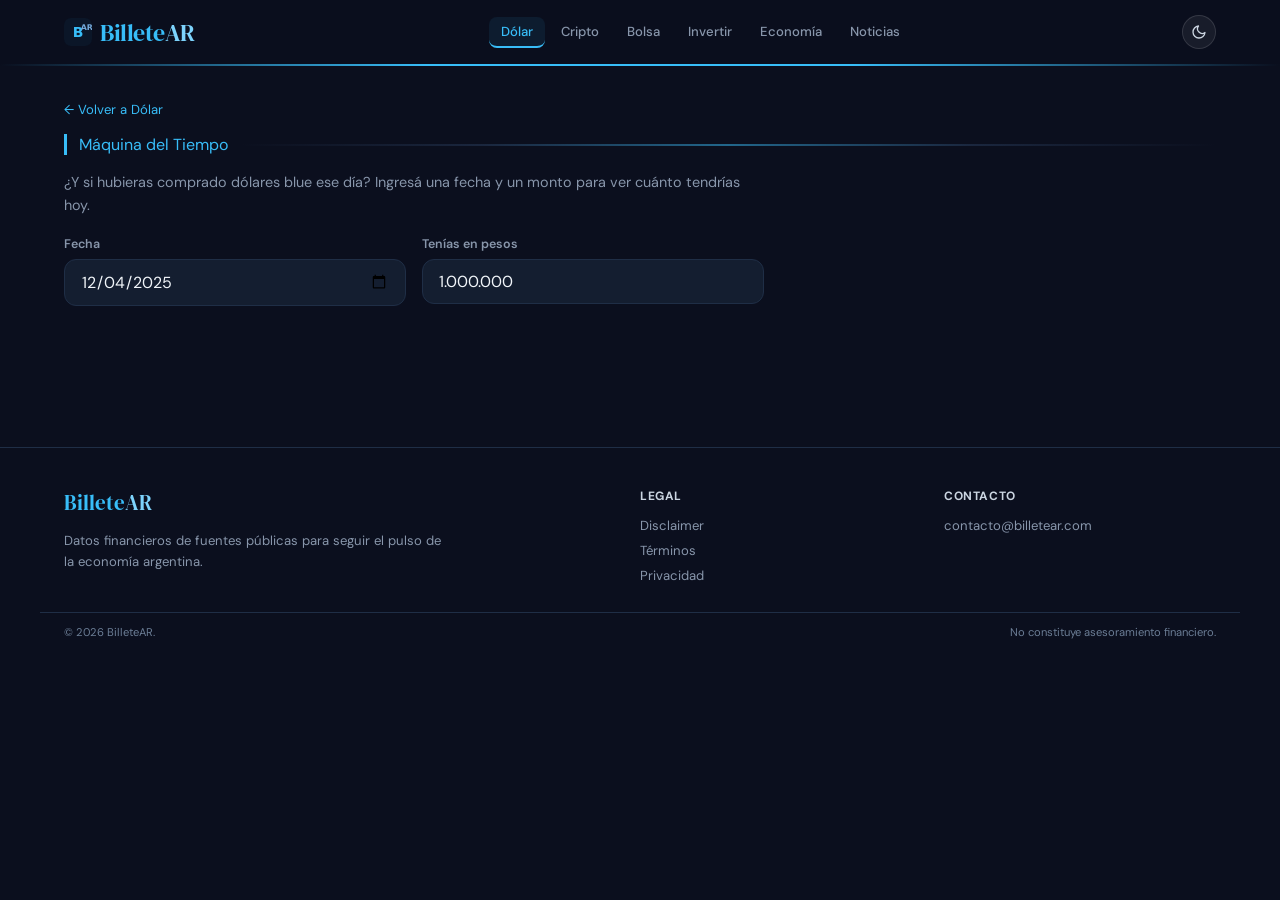
<file: maquina-del-tiempo.html>
<!DOCTYPE html>
<html lang="es-AR">
<head>
  <script async src="https://www.googletagmanager.com/gtag/js?id=G-S1ZTKVZH4E"></script>
  <script>window.dataLayer=window.dataLayer||[];function gtag(){dataLayer.push(arguments);}gtag('js',new Date());gtag('config','G-S1ZTKVZH4E');</script>
  <meta charset="UTF-8" />
  <meta name="viewport" content="width=device-width, initial-scale=1.0" />
  <title>Máquina del Tiempo del Dólar | Simulador Histórico – BilleteAR</title>
  <meta name="description" content="¿Y si hubieras comprado dólares blue ese día? Ingresá fecha y monto para ver cuánto tendrías hoy. Simulador histórico del dólar en Argentina." />
  <meta name="keywords" content="simulador dolar historico, si hubiera comprado dolares, dolar blue historico, calculadora dolar pasado" />
  <meta property="og:title" content="Máquina del Tiempo del Dólar – BilleteAR" />
  <meta property="og:description" content="¿Y si hubieras comprado dólares ese día? Simulador histórico." />
  <meta property="og:url" content="https://billetear.com/maquina-del-tiempo" />
  <meta property="og:type" content="website" />
  <meta property="og:locale" content="es_AR" />
  <meta property="og:site_name" content="BilleteAR" />
  <meta property="og:image" content="https://billetear.com/og-image.png" />
  <meta name="twitter:card" content="summary_large_image" />
  <meta name="twitter:title" content="Máquina del Tiempo del Dólar – BilleteAR" />
  <meta name="twitter:description" content="Simulador histórico del dólar blue." />
  <meta name="twitter:image" content="https://billetear.com/og-image.png" />
  <meta name="twitter:site" content="@billetear_ar" />
  <link rel="canonical" href="https://billetear.com/maquina-del-tiempo" />
  <script type="application/ld+json">
  {"@context":"https://schema.org","@type":"WebPage","name":"Máquina del Tiempo del Dólar","description":"¿Y si hubieras comprado dólares blue ese día? Simulador histórico del dólar en Argentina.","url":"https://billetear.com/maquina-del-tiempo","isPartOf":{"@type":"WebSite","name":"BilleteAR","url":"https://billetear.com"},"breadcrumb":{"@type":"BreadcrumbList","itemListElement":[{"@type":"ListItem","position":1,"name":"Inicio","item":"https://billetear.com"},{"@type":"ListItem","position":2,"name":"Dólares","item":"https://billetear.com/dolares"},{"@type":"ListItem","position":3,"name":"Máquina del Tiempo","item":"https://billetear.com/maquina-del-tiempo"}]}}
  </script>
  <link rel="icon" type="image/svg+xml" href="/favicon.svg" />
  <link rel="manifest" href="/manifest.json" />
  <meta name="theme-color" content="#0b0f1e" />
  <link rel="preconnect" href="https://fonts.googleapis.com" />
  <link href="https://fonts.googleapis.com/css2?family=DM+Sans:ital,opsz,wght@0,9..40,300;0,9..40,400;0,9..40,500;0,9..40,600;0,9..40,700;1,9..40,400&display=swap" rel="stylesheet" />
  <link href="https://fonts.googleapis.com/css2?family=DM+Serif+Display&display=swap" rel="stylesheet" />
  <link rel="stylesheet" href="shared.css">
  <script async src="https://pagead2.googlesyndication.com/pagead/js/adsbygoogle.js?client=ca-pub-8647898779857303" crossorigin="anonymous"></script>
  <style>
    .sec-title{font-family:'DM Serif Display',serif}
    .tm-wrap{max-width:700px}
    .tm-desc{color:var(--muted);font-size:.9rem;margin-bottom:1.2rem;line-height:1.6}
    .tm-inputs{display:flex;gap:1rem;margin-bottom:1.5rem;flex-wrap:wrap}
    .tm-field{flex:1;min-width:180px}
    .tm-field label{display:block;font-size:.78rem;color:var(--muted);margin-bottom:.4rem;font-weight:600}
    .tm-input{width:100%;padding:.7rem 1rem;border-radius:12px;border:1px solid var(--border);background:var(--card);color:var(--text);font-size:1rem;font-family:inherit}
    .tm-input:focus{outline:none;border-color:var(--sky)}
    .tm-result{margin-top:.5rem}
    .tm-cards{display:grid;grid-template-columns:repeat(3,1fr);gap:1rem;margin-bottom:1.5rem}
    .tm-card{background:var(--card);border:1px solid var(--border);border-radius:16px;padding:1.2rem;text-align:center}
    .tm-card-icon{font-size:1.5rem;margin-bottom:.4rem}
    .tm-card-label{font-size:.72rem;color:var(--muted);margin-bottom:.3rem;font-weight:600;text-transform:uppercase;letter-spacing:.03em}
    .tm-card-val{font-size:1.3rem;font-weight:700;color:var(--text);font-family:'DM Serif Display',serif}
    .tm-card.result .tm-card-val{color:var(--green)}
    .tm-card.result.negative .tm-card-val{color:var(--red)}
    .tm-card-sub{font-size:.75rem;color:var(--muted);margin-top:.3rem}
    .tm-versus{background:var(--card);border:1px solid var(--border);border-radius:16px;padding:1.2rem;text-align:center}
    .tm-vs-text{font-size:.85rem;color:var(--muted);margin-bottom:.3rem}
    .tm-vs-val{font-size:1.3rem;font-weight:700;color:var(--muted);font-family:'DM Serif Display',serif;text-decoration:line-through;opacity:.7}
    .tm-vs-sub{font-size:.72rem;color:var(--muted2);margin-top:.2rem}
    body.light .tm-input{background:#fff;border-color:#d1d5db;color:#1f2937}
    body.light .tm-card{background:#fff;border-color:#e5e7eb}
    body.light .tm-versus{background:#fff;border-color:#e5e7eb}
    @media(max-width:640px){.tm-cards{grid-template-columns:1fr}}
    .back-link{font-size:.82rem;color:var(--sky);text-decoration:none;display:inline-flex;align-items:center;gap:4px;margin-bottom:1rem}
    .back-link:hover{text-decoration:underline}
  </style>
</head>
<body>

<header>
  <div class="header-inner">
    <a class="logo" href="index.html">
      <img src="/favicon.svg" alt="" width="28" height="28" style="margin-right:8px" />
      <span class="logo-text">Billete<em>AR</em></span>
    </a>
    <div class="header-nav">
      <a class="topnav-link active" href="dolares.html">Dólar</a>
      <a class="topnav-link" href="cripto.html">Cripto</a>
      <a class="topnav-link" href="mercados.html">Bolsa</a>
      <a class="topnav-link" href="rendimientos.html">Invertir</a>
      <a class="topnav-link" href="indicadores.html">Economía</a>
      <a class="topnav-link" href="noticias.html">Noticias</a>
    </div>
    <div class="nav-right">
      <button class="theme-btn" id="themeBtn" onclick="toggleTheme()" title="Cambiar tema" aria-label="Cambiar tema"><svg viewBox="0 0 24 24" width="16" height="16" fill="none" stroke="currentColor" stroke-width="2" stroke-linecap="round" stroke-linejoin="round"><path d="M21 12.79A9 9 0 1 1 11.21 3 7 7 0 0 0 21 12.79z"/></svg></button>
    </div>
  </div>
</header>

<main>
  <a class="back-link" href="dolares.html">← Volver a Dólar</a>
  <h1 class="sr-only">Máquina del Tiempo del Dólar</h1>

  <div class="section">
    <div class="sec-header"><h2 class="sec-title">Máquina del Tiempo</h2><div class="sec-line"></div></div>
    <div class="tm-wrap">
      <p class="tm-desc">¿Y si hubieras comprado dólares blue ese día? Ingresá una fecha y un monto para ver cuánto tendrías hoy.</p>
      <div class="tm-inputs">
        <div class="tm-field">
          <label>Fecha</label>
          <input id="tmDate" type="date" class="tm-input" max="" onchange="calcTimeMachine()">
        </div>
        <div class="tm-field">
          <label>Tenías en pesos</label>
          <input id="tmAmount" type="text" inputmode="numeric" value="1.000.000" class="tm-input" oninput="formatTmInput(this);calcTimeMachine()">
        </div>
      </div>
      <div id="tmResult" class="tm-result" style="display:none">
        <div class="tm-cards">
          <div class="tm-card bought">
            <div class="tm-card-icon" id="tmBoughtIcon"><svg viewBox="0 0 24 24" width="28" height="28" fill="none" stroke="currentColor" stroke-width="1.5" stroke-linecap="round" stroke-linejoin="round"><line x1="12" y1="1" x2="12" y2="23"/><path d="M17 5H9.5a3.5 3.5 0 0 0 0 7h5a3.5 3.5 0 0 1 0 7H6"/></svg></div>
            <div class="tm-card-label">Comprabas</div>
            <div class="tm-card-val" id="tmDollars">--</div>
            <div class="tm-card-sub" id="tmRateOld">--</div>
          </div>
          <div class="tm-card today">
            <div class="tm-card-icon" id="tmTodayIcon"><svg viewBox="0 0 24 24" width="28" height="28" fill="none" stroke="currentColor" stroke-width="1.5" stroke-linecap="round" stroke-linejoin="round"><polyline points="22 7 13.5 15.5 8.5 10.5 2 17"/><polyline points="16 7 22 7 22 13"/></svg></div>
            <div class="tm-card-label">Hoy esos dólares valen</div>
            <div class="tm-card-val" id="tmToday">--</div>
            <div class="tm-card-sub" id="tmRateNow">--</div>
          </div>
          <div class="tm-card result" id="tmResultCard">
            <div class="tm-card-icon" id="tmResultIcon"><svg viewBox="0 0 24 24" width="28" height="28" fill="none" stroke="currentColor" stroke-width="1.5" stroke-linecap="round" stroke-linejoin="round"><polyline points="22 7 13.5 15.5 8.5 10.5 2 17"/><polyline points="16 7 22 7 22 13"/></svg></div>
            <div class="tm-card-label" id="tmResultLabel">Ganancia</div>
            <div class="tm-card-val" id="tmProfit">--</div>
            <div class="tm-card-sub" id="tmProfitPct">--</div>
          </div>
        </div>
        <div class="tm-versus">
          <div class="tm-vs-text">Si lo dejabas en pesos, hoy seguirías teniendo</div>
          <div class="tm-vs-val" id="tmPesos">--</div>
          <div class="tm-vs-sub">(mismo monto, sin rendimiento)</div>
        </div>
      </div>
    </div>
  </div>

  <!-- AdSense -->
  <div class="ad-slot" style="text-align:center;margin:2rem auto;max-width:728px">
    <ins class="adsbygoogle"
      style="display:block"
      data-ad-client="ca-pub-8647898779857303"
      data-ad-slot="4698150332"
      data-ad-format="auto"
      data-full-width-responsive="true"></ins>
    <script>(adsbygoogle = window.adsbygoogle || []).push({});</script>
  </div>
</main>

<footer>
  <div class="footer-grid">
    <div>
      <div class="footer-brand">Billete<span>AR</span></div>
      <p class="footer-desc">Datos financieros de fuentes p&uacute;blicas para seguir el pulso de la econom&iacute;a argentina.</p>
    </div>
    <div>
      <div class="footer-heading">Legal</div>
      <div class="footer-links">
        <a href="disclaimer.html">Disclaimer</a>
        <a href="terminos.html">T&eacute;rminos</a>
        <a href="privacidad.html">Privacidad</a>
      </div>
    </div>
    <div>
      <div class="footer-heading">Contacto</div>
      <div class="footer-links"><a href="mailto:contacto@billetear.com">contacto@billetear.com</a></div>
    </div>
  </div>
  <div class="footer-bottom">
    <div>&copy; 2026 BilleteAR.</div>
    <div>No constituye asesoramiento financiero.</div>
  </div>
</footer>

<nav class="bottom-nav">
  <div class="bn-inner">
    <a class="bn-item active" href="dolares.html"><span class="bn-icon"><svg viewBox="0 0 24 24"><line x1="12" y1="1" x2="12" y2="23"/><path d="M17 5H9.5a3.5 3.5 0 0 0 0 7h5a3.5 3.5 0 0 1 0 7H6"/></svg></span><span>Dólar</span></a>
    <a class="bn-item" href="cripto.html"><span class="bn-icon"><svg viewBox="0 0 24 24"><path d="M11.767 19.089c4.924.868 6.14-6.025 1.216-6.894m-1.216 6.894L5.86 18.047m5.908 1.042-.347 1.97m1.563-8.864c4.924.869 6.14-6.025 1.215-6.893m-1.215 6.893-6.083-1.072m6.083 1.072.347-1.971M7.116 11.07l-1.257-.222m7.206-5.86-1.257-.222m-.838 4.75 6.083 1.072"/></svg></span><span>Cripto</span></a>
    <a class="bn-item" href="mercados.html"><span class="bn-icon"><svg viewBox="0 0 24 24"><polyline points="22 7 13.5 15.5 8.5 10.5 2 17"/><polyline points="16 7 22 7 22 13"/></svg></span><span>Bolsa</span></a>
    <a class="bn-item" href="rendimientos.html"><span class="bn-icon"><svg viewBox="0 0 24 24"><line x1="12" y1="1" x2="12" y2="23"/><path d="M17 5H9.5a3.5 3.5 0 0 0 0 7h5a3.5 3.5 0 0 1 0 7H6"/><path d="M16 16l2 2 4-4" stroke-width="2"/></svg></span><span>Invertir</span></a>
    <a class="bn-item" href="indicadores.html"><span class="bn-icon"><svg viewBox="0 0 24 24"><line x1="18" y1="20" x2="18" y2="10"/><line x1="12" y1="20" x2="12" y2="4"/><line x1="6" y1="20" x2="6" y2="14"/></svg></span><span>Economía</span></a>
    <a class="bn-item" href="noticias.html"><span class="bn-icon"><svg viewBox="0 0 24 24"><path d="M4 22h16a2 2 0 0 0 2-2V4a2 2 0 0 0-2-2H8a2 2 0 0 0-2 2v16a2 2 0 0 1-2 2Zm0 0a2 2 0 0 1-2-2v-9c0-1.1.9-2 2-2h2"/><path d="M18 14h-8"/><path d="M15 18h-5"/><path d="M10 6h8v4h-8V6Z"/></svg></span><span>Noticias</span></a>
  </div>
</nav>

<script src="shared.js"></script>
<script>
let currentDollarData = [];

const formatTmInput = formatNumericInput;

(function initTimeMachine() {
  const d = new Date();
  d.setDate(d.getDate() - 1);
  const max = d.toISOString().split('T')[0];
  if (q('tmDate')) {
    q('tmDate').max = max;
    const ago = new Date();
    ago.setFullYear(ago.getFullYear() - 1);
    q('tmDate').value = ago.toISOString().split('T')[0];
  }
})();

async function calcTimeMachine() {
  const dateStr = q('tmDate')?.value;
  const amount = parseFloat((q('tmAmount')?.value || '').replace(/\./g, '')) || 0;

  if (!dateStr || !amount) {
    q('tmResult').style.display = 'none';
    return;
  }

  try {
    const historical = await fetchJSON('https://api.argentinadatos.com/v1/cotizaciones/dolares/blue/' + dateStr);

    let oldRate = null;
    if (historical && historical.venta) {
      oldRate = historical;
    } else if (Array.isArray(historical)) {
      oldRate = historical[historical.length - 1];
    }

    if (!oldRate || !oldRate.venta) {
      q('tmResult').style.display = 'none';
      return;
    }

    let currentBlue = null;
    if (currentDollarData.length) {
      currentBlue = currentDollarData.find(d => d.casa === 'blue');
    }
    if (!currentBlue) {
      const fresh = await fetchJSON('https://dolarapi.com/v1/dolares/blue');
      currentBlue = fresh;
    }

    if (!currentBlue || !currentBlue.venta) {
      q('tmResult').style.display = 'none';
      return;
    }

    const dollarsYouBought = amount / oldRate.venta;
    const todayValue = dollarsYouBought * currentBlue.venta;
    const profit = todayValue - amount;
    const profitPct = ((todayValue / amount) - 1) * 100;
    const isPositive = profit >= 0;

    const dateDisplay = new Date(dateStr + 'T12:00:00').toLocaleDateString('es-AR', { day: 'numeric', month: 'long', year: 'numeric' });

    q('tmDollars').textContent = 'US$ ' + dollarsYouBought.toLocaleString('es-AR', {minimumFractionDigits: 2, maximumFractionDigits: 2});
    q('tmRateOld').textContent = 'Blue a $' + oldRate.venta.toLocaleString('es-AR') + ' el ' + dateDisplay;
    q('tmToday').textContent = '$\u202f' + Math.round(todayValue).toLocaleString('es-AR');
    q('tmRateNow').textContent = 'Blue hoy: $' + currentBlue.venta.toLocaleString('es-AR');
    q('tmProfit').textContent = (isPositive ? '+' : '-') + '$\u202f' + Math.abs(Math.round(profit)).toLocaleString('es-AR');
    q('tmProfitPct').textContent = (isPositive ? '+' : '') + profitPct.toFixed(1) + '%';
    q('tmResultLabel').textContent = isPositive ? 'Ganancia' : 'Pérdida';
    q('tmResultIcon').innerHTML = isPositive ? '<svg viewBox="0 0 24 24" width="28" height="28" fill="none" stroke="currentColor" stroke-width="1.5" stroke-linecap="round" stroke-linejoin="round"><polyline points="22 7 13.5 15.5 8.5 10.5 2 17"/><polyline points="16 7 22 7 22 13"/></svg>' : '<svg viewBox="0 0 24 24" width="28" height="28" fill="none" stroke="currentColor" stroke-width="1.5" stroke-linecap="round" stroke-linejoin="round"><polyline points="22 17 13.5 8.5 8.5 13.5 2 7"/><polyline points="16 17 22 17 22 11"/></svg>';
    q('tmPesos').textContent = '$\u202f' + Math.round(amount).toLocaleString('es-AR');

    const resultCard = q('tmResultCard');
    if (isPositive) { resultCard.classList.remove('negative'); }
    else { resultCard.classList.add('negative'); }

    q('tmResult').style.display = 'block';
  } catch (e) {
    console.error('Time machine error:', e);
    q('tmResult').style.display = 'none';
  }
}

// Load current blue price
fetchJSON('https://dolarapi.com/v1/dolares').then(data => {
  if(data) currentDollarData = data;
}).catch(() => {});
</script>
</body>
</html>
</file>
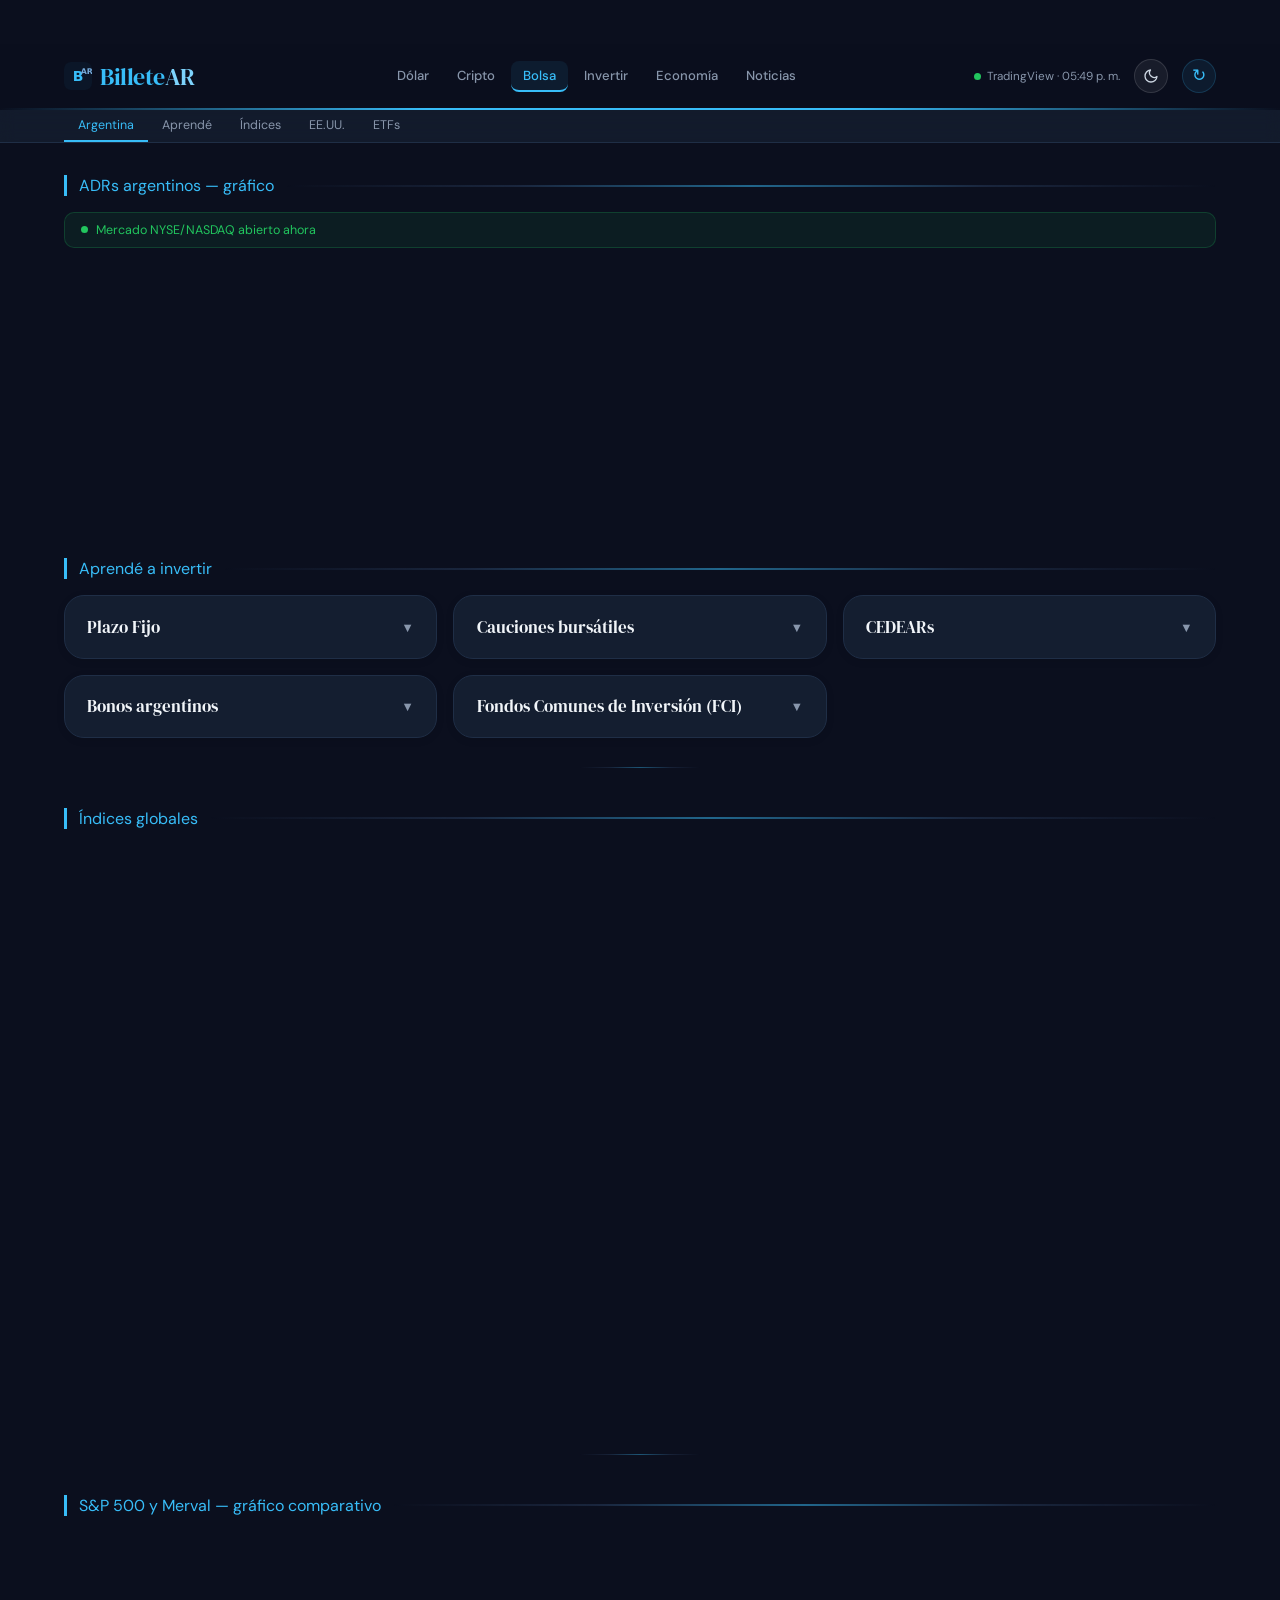
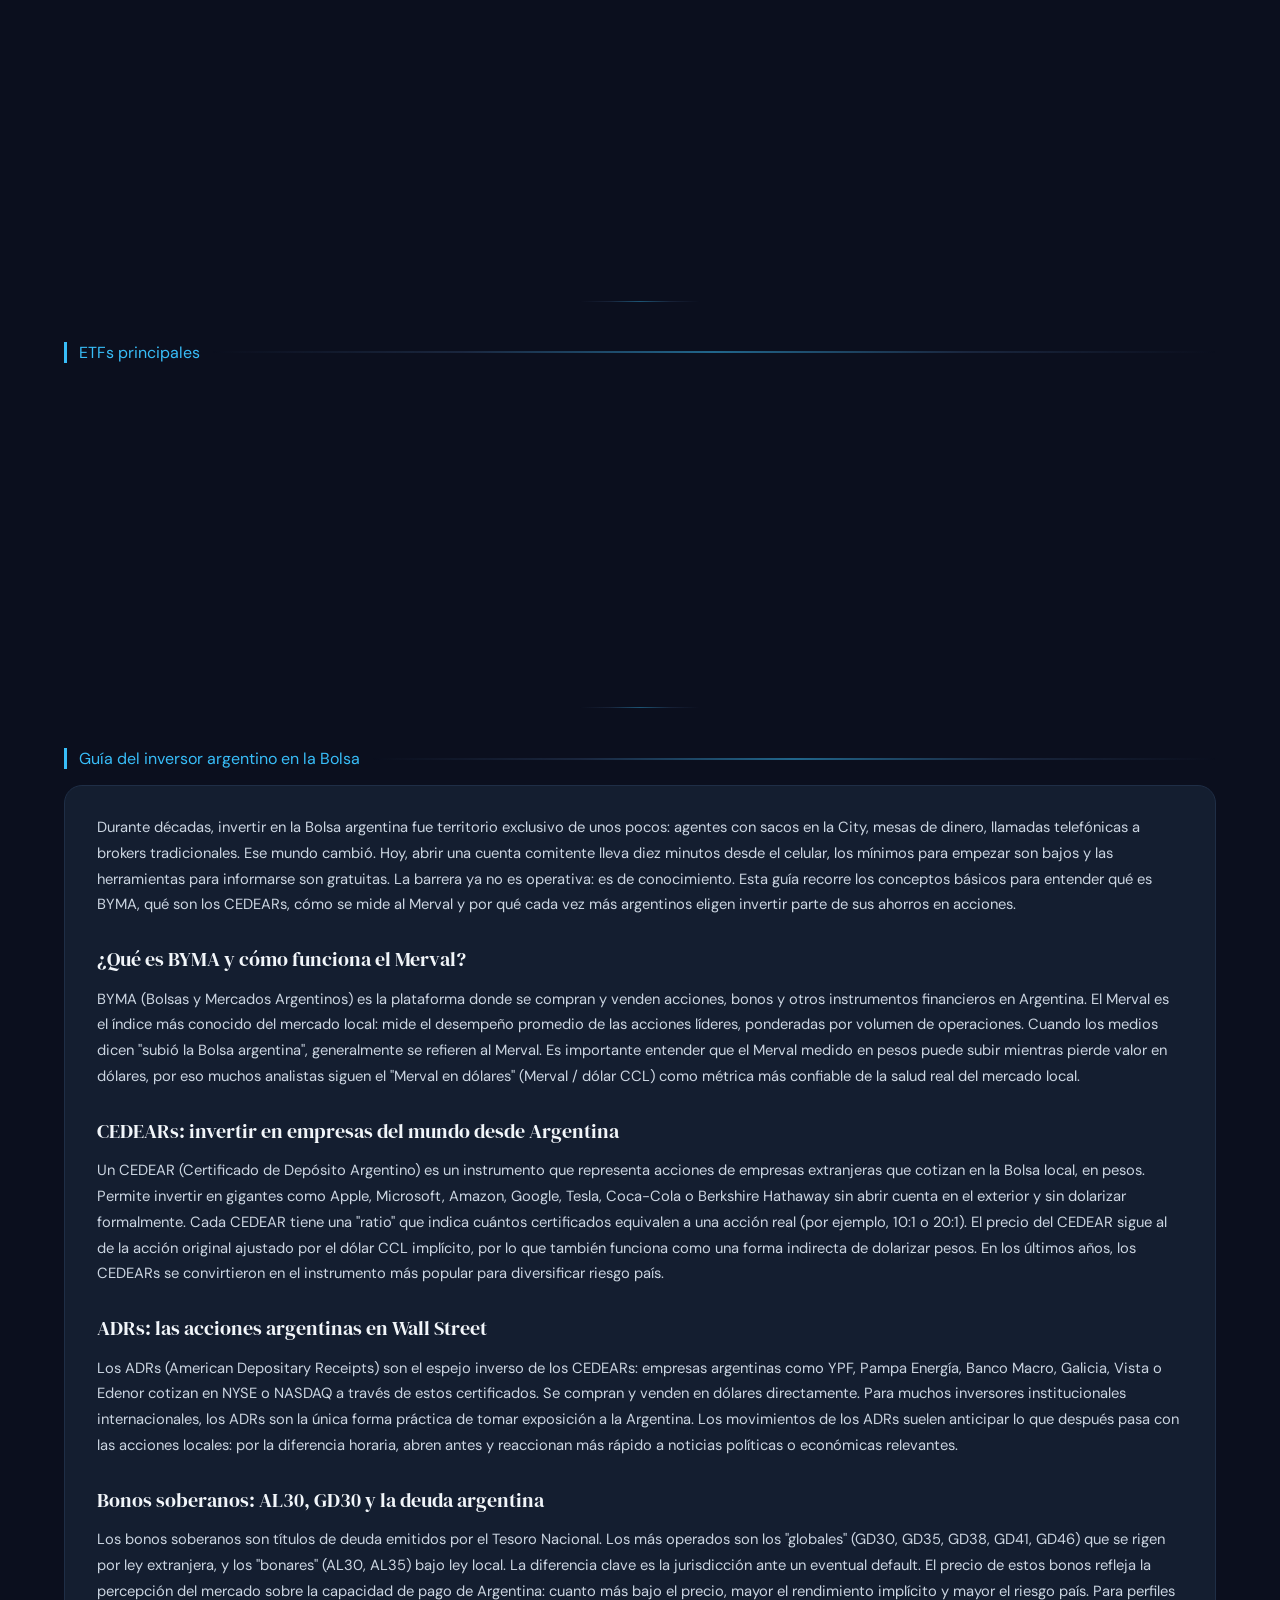
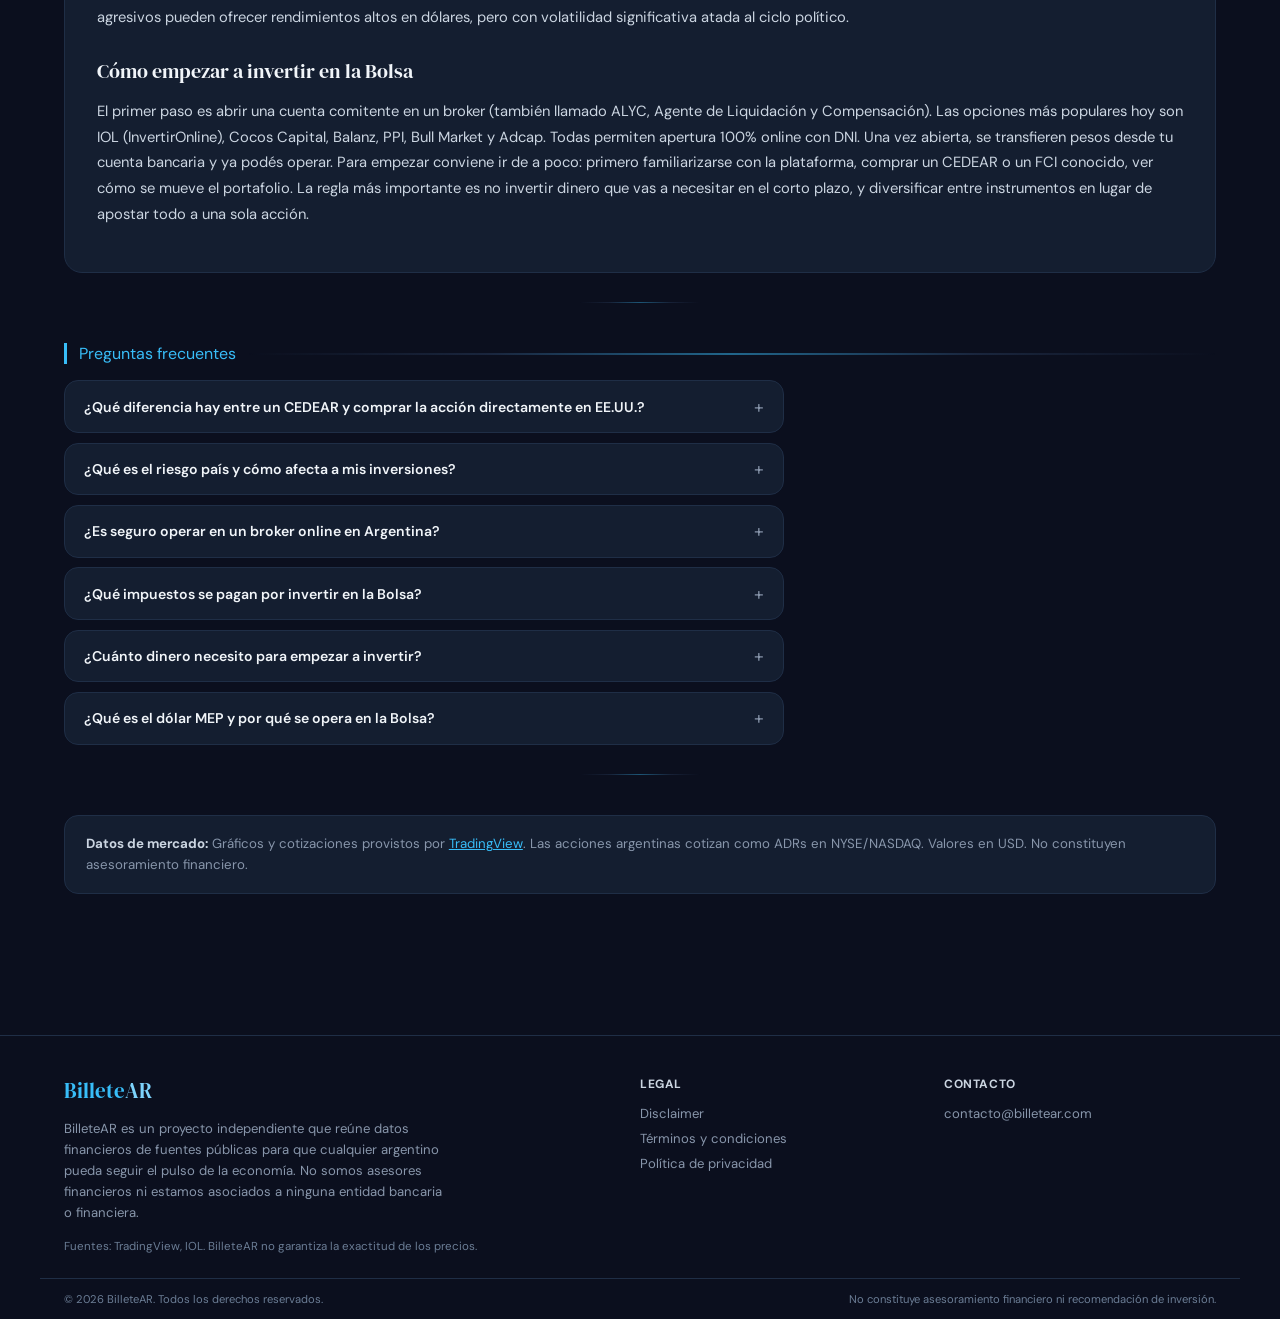
<file: mercados.html>
<!DOCTYPE html>
<html lang="es-AR">
<head>
  <!-- Google tag (gtag.js) -->
  <script async src="https://www.googletagmanager.com/gtag/js?id=G-S1ZTKVZH4E"></script>
  <script>
    window.dataLayer = window.dataLayer || [];
    function gtag(){dataLayer.push(arguments);}
    gtag('js', new Date());
    gtag('config', 'G-S1ZTKVZH4E');
  </script>
  <meta charset="UTF-8" />
  <meta name="viewport" content="width=device-width, initial-scale=1.0" />
  <title>ADRs Argentinos y Merval Hoy | S&P 500, Acciones – BilleteAR</title>
  <meta name="description" content="Acciones argentinas en Wall Street hoy: MELI, YPF, Galicia, Pampa. S&P 500, Nasdaq, Merval, ETFs en tiempo real. Aprendé a invertir." />
  <meta name="keywords" content="acciones argentinas wall street, merval hoy, ypf accion, meli precio, cedears, sp500 hoy, nasdaq" />
  <meta property="og:title" content="ADRs Argentinos y Merval Hoy – BilleteAR" />
  <meta property="og:description" content="MELI, YPF, GGAL y más. S&P 500, Nasdaq e índices globales en tiempo real." />
  <meta property="og:url" content="https://billetear.com/mercados" />
  <meta property="og:type" content="website" />
  <meta property="og:locale" content="es_AR" />
  <meta property="og:site_name" content="BilleteAR" />
  <meta name="twitter:card" content="summary_large_image" />
  <meta name="twitter:title" content="ADRs Argentinos y Merval Hoy – BilleteAR" />
  <meta name="twitter:description" content="Acciones argentinas en Wall Street, S&P 500, Nasdaq y ETFs en tiempo real." />
  <meta name="twitter:image" content="https://billetear.com/og-image.png" />
  <meta name="twitter:site" content="@billetear_ar" />
  <meta property="og:image" content="https://billetear.com/og-image.png" />
  <link rel="canonical" href="https://billetear.com/mercados" />
  <link rel="icon" type="image/svg+xml" href="/favicon.svg" />
  <link rel="manifest" href="/manifest.json" />
  <meta name="theme-color" content="#0b0f1e" />
  <meta name="apple-mobile-web-app-capable" content="yes" />
  <meta name="apple-mobile-web-app-status-bar-style" content="black-translucent" />
  <meta name="apple-mobile-web-app-title" content="BilleteAR" />
  <link rel="apple-touch-icon" href="/icon-192.svg" />
  <link rel="preconnect" href="https://fonts.googleapis.com" />
  <link href="https://fonts.googleapis.com/css2?family=DM+Sans:ital,opsz,wght@0,9..40,300;0,9..40,400;0,9..40,500;0,9..40,600;0,9..40,700;1,9..40,400&display=swap" rel="stylesheet" />
  <link href="https://fonts.googleapis.com/css2?family=DM+Serif+Display&display=swap" rel="stylesheet" />
  <script async src="https://pagead2.googlesyndication.com/pagead/js/adsbygoogle.js?client=ca-pub-8647898779857303" crossorigin="anonymous"></script>
  <link rel="stylesheet" href="shared.css">
  <style>
    .ad-slot{margin:2rem auto;max-width:728px}

    /* ── Page-specific light mode ── */
    body.light .index-card,.light .edu-card{background:var(--card);border-color:var(--border);box-shadow:0 1px 3px rgba(0,0,0,.05)}
    body.light .index-card:hover,.light .edu-card:hover{border-color:var(--border2);box-shadow:0 4px 12px rgba(0,0,0,.08)}

    /* ── Subnav ── */
    .subnav{background:rgba(20,30,48,.8);backdrop-filter:blur(8px);border-bottom:1px solid var(--border);overflow-x:auto;scrollbar-width:none}
    .subnav::-webkit-scrollbar{display:none}
    .subnav-inner{max-width:1200px;margin:0 auto;padding:0 1.5rem;display:flex}
    .subnav-link{padding:7px 14px;font-size:.78rem;color:var(--muted);text-decoration:none;border-bottom:2px solid transparent;white-space:nowrap;transition:all .2s}
    .subnav-link:hover,.subnav-link.active{color:var(--sky);border-color:var(--sky)}

    /* ── Market status banner ── */
    .market-banner{display:flex;align-items:center;gap:8px;padding:.55rem 1rem;border-radius:10px;font-size:.78rem;margin-bottom:1rem}
    .market-banner.open{background:rgba(34,197,94,.08);border:1px solid rgba(34,197,94,.2);color:var(--green)}
    .market-banner.closed{background:rgba(249,115,22,.08);border:1px solid rgba(249,115,22,.2);color:var(--orange)}
    .market-dot{width:7px;height:7px;border-radius:50%;background:currentColor}

    /* ── Stocks table ── */
    .stocks-table{background:var(--card);border:1px solid var(--border);border-radius:16px;overflow:hidden}
    .st-header{display:grid;grid-template-columns:2fr 1fr 1fr 1fr;gap:.5rem;padding:.75rem 1.2rem;border-bottom:1px solid var(--border);font-size:.68rem;font-weight:700;text-transform:uppercase;letter-spacing:.06em;color:var(--muted)}
    .st-row{display:grid;grid-template-columns:2fr 1fr 1fr 1fr;gap:.5rem;padding:.9rem 1.2rem;border-bottom:1px solid var(--border);align-items:center;transition:background .15s}
    .st-row:last-child{border-bottom:none}
    .st-row:hover{background:var(--card2)}
    .st-sym{font-size:.95rem;font-weight:700;color:var(--text)}
    .st-name{font-size:.72rem;color:var(--muted);margin-top:1px}
    .st-price{font-size:.92rem;font-weight:600;color:var(--text2)}
    .st-chg{font-size:.85rem;font-weight:700}
    .st-chg.pos{color:var(--green)}.st-chg.neg{color:var(--red)}
    .st-vol{font-size:.75rem;color:var(--muted)}
    @media(max-width:600px){.st-header,.st-row{grid-template-columns:2fr 1fr 1fr}.st-header>*:last-child,.st-row>*:last-child{display:none}}

    /* ── Index cards ── */
    .index-cards{display:grid;grid-template-columns:repeat(auto-fill,minmax(175px,1fr));gap:.9rem}
    .index-card{background:var(--card);border:1px solid var(--border);border-radius:20px;padding:1.3rem;transition:all .25s;box-shadow:0 2px 8px rgba(0,0,0,.08)}
    .index-card:hover{transform:translateY(-2px) scale(1.01);box-shadow:0 8px 28px rgba(0,0,0,.25)}
    .index-card:hover{border-color:var(--border2);transform:translateY(-2px)}
    .ic-name{font-size:.7rem;font-weight:700;text-transform:uppercase;letter-spacing:.06em;color:var(--muted);margin-bottom:.4rem}
    .ic-price{font-size:1.3rem;font-weight:700;color:var(--text);margin-bottom:.3rem}
    .ic-chg{font-size:.82rem;font-weight:700}
    .ic-chg.pos{color:var(--green)}.ic-chg.neg{color:var(--red)}
    .ic-extra{font-size:.7rem;color:var(--muted2);margin-top:.3rem}

    /* ── Error / empty state ── */
    .empty-state{padding:2rem 1.5rem;text-align:center;color:var(--muted)}
    .empty-icon{font-size:2rem;margin-bottom:.5rem}
    .empty-msg{font-size:.85rem;line-height:1.5}
    .empty-hint{font-size:.73rem;color:var(--muted2);margin-top:.4rem}
    .retry-btn{margin-top:.8rem;background:transparent;border:1px solid var(--border2);color:var(--sky);padding:5px 14px;border-radius:8px;cursor:pointer;font:.8rem 'DM Sans',sans-serif}
    .retry-btn:hover{border-color:var(--sky)}

    /* ── Educational cards ── */
    .edu-grid{display:grid;grid-template-columns:repeat(auto-fill,minmax(300px,1fr));gap:1rem}
    .edu-card{background:var(--card);border:1px solid var(--border);border-radius:20px;overflow:hidden;cursor:pointer;transition:all .25s;box-shadow:0 2px 8px rgba(0,0,0,.08)}
    .edu-card:hover{border-color:var(--border2);box-shadow:0 6px 20px rgba(0,0,0,.2)}
    .edu-card:hover{border-color:var(--border2)}
    .edu-header{display:flex;align-items:center;justify-content:space-between;padding:1.2rem 1.4rem}
    .edu-header h3{font-family:'DM Serif Display',serif;font-size:1.05rem;font-weight:400;color:var(--text)}
    .edu-arrow{color:var(--muted);transition:transform .3s;font-size:.8rem}
    .edu-card.open .edu-arrow{transform:rotate(180deg)}
    .edu-body{max-height:0;overflow:hidden;transition:max-height .4s ease,padding .3s ease;padding:0 1.4rem}
    .edu-card.open .edu-body{max-height:600px;padding:0 1.4rem 1.4rem}
    .edu-body p{font-size:.85rem;color:var(--text2);line-height:1.7;margin-bottom:.8rem}
    .edu-body ul{list-style:none;padding:0;margin-bottom:.8rem}
    .edu-body li{font-size:.82rem;color:var(--text2);padding:.4rem 0;border-bottom:1px solid var(--border);line-height:1.5}
    .edu-body li:last-child{border-bottom:none}
    .edu-body li strong{color:var(--text)}
  </style>
<script type="application/ld+json">
{
  "@context": "https://schema.org",
  "@type": "WebPage",
  "name": "Acciones argentinas y mercados globales hoy",
  "description": "ADRs argentinos, S&P 500, Nasdaq, Merval y ETFs en tiempo real.",
  "url": "https://billetear.com/mercados.html",
  "isPartOf": { "@type": "WebSite", "name": "BilleteAR", "url": "https://billetear.com" },
  "breadcrumb": {
    "@type": "BreadcrumbList",
    "itemListElement": [
      { "@type": "ListItem", "position": 1, "name": "Inicio", "item": "https://billetear.com" },
      { "@type": "ListItem", "position": 2, "name": "Mercados", "item": "https://billetear.com/mercados.html" }
    ]
  }
}
</script>
<script type="application/ld+json">
{"@context":"https://schema.org","@type":"FAQPage","mainEntity":[
{"@type":"Question","name":"¿Qué son los CEDEARs?","acceptedAnswer":{"@type":"Answer","text":"Los CEDEARs son certificados que representan acciones de empresas extranjeras (Apple, Google, Tesla, etc.) y se compran en pesos en la bolsa argentina (BYMA). Su valor sigue al precio de la acción en dólares multiplicado por el tipo de cambio CCL."}},
{"@type":"Question","name":"¿Qué es el Merval?","acceptedAnswer":{"@type":"Answer","text":"El Merval es el principal índice bursátil de Argentina. Agrupa las acciones más negociadas en la Bolsa de Comercio de Buenos Aires (BYMA). Incluye empresas como YPF, Galicia, Pampa Energía y Banco Macro."}},
{"@type":"Question","name":"¿Cómo invertir en acciones argentinas desde Argentina?","acceptedAnswer":{"@type":"Answer","text":"Necesitás abrir una cuenta comitente en un broker como IOL, Cocos Capital, PPI o Balanz. Desde ahí podés comprar acciones del Merval, CEDEARs, bonos, cauciones y FCI. El monto mínimo es bajo y las comisiones varían por broker."}}
]}
</script>
</head>
<body>

<!-- TradingView Ticker Tape (dynamic theme) -->
<div id="tv-ticker-wrap" style="height:44px;overflow:hidden"></div>

<header>
  <div class="header-inner">
    <a class="logo" href="index.html">
      <img src="/favicon.svg" alt="" width="28" height="28" style="margin-right:8px" />
      <span class="logo-text">Billete<em>AR</em></span>
    </a>
    <div class="header-nav">
      <a class="topnav-link" href="dolares.html">Dólar</a>
      <a class="topnav-link" href="cripto.html">Cripto</a>
      <a class="topnav-link active" href="mercados.html">Bolsa</a>
      <a class="topnav-link" href="rendimientos.html">Invertir</a>
      <a class="topnav-link" href="indicadores.html">Economía</a>
      <a class="topnav-link" href="noticias.html">Noticias</a>
    </div>
    <div class="nav-right">
      <div class="live-badge"><div class="live-dot"></div><span id="lastUpdate">Conectando...</span></div>
      <button class="theme-btn" id="themeBtn" onclick="toggleTheme()" title="Cambiar tema" aria-label="Cambiar tema"><svg viewBox="0 0 24 24" width="16" height="16" fill="none" stroke="currentColor" stroke-width="2" stroke-linecap="round" stroke-linejoin="round"><path d="M21 12.79A9 9 0 1 1 11.21 3 7 7 0 0 0 21 12.79z"/></svg></button>
      <button class="refresh-btn" id="refreshBtn" onclick="triggerRefresh()" title="Actualizar datos" aria-label="Actualizar datos">↻</button>
    </div>
  </div>
</header>

<div id="staleWarning" style="display:none;background:rgba(251,191,36,.1);border:1px solid rgba(251,191,36,.3);color:#fbbf24;text-align:center;padding:.5rem;font-size:.78rem">
  ⚠️ Datos desactualizados (hace <span class="stale-mins">10</span> min) · <button onclick="location.reload()" style="background:none;border:none;color:var(--sky);cursor:pointer;text-decoration:underline;font-size:.78rem">Actualizar</button>
</div>

<nav class="subnav">
  <div class="subnav-inner">
    <a class="subnav-link active" href="#argentina">Argentina</a>
    <a class="subnav-link" href="#aprender">Aprendé</a>
    <a class="subnav-link" href="#indices">Índices</a>
    <a class="subnav-link" href="#us">EE.UU.</a>
    <a class="subnav-link" href="#etfs">ETFs</a>
  </div>
</nav>

<main>
<h1 class="sr-only">Acciones argentinas en Wall Street y mercados globales hoy</h1>

  <!-- Acciones argentinas: detalle -->
  <div class="section" id="argentina" style="animation-delay:.05s">
    <div class="sec-header"><h2 class="sec-title" title="American Depositary Receipts — acciones argentinas que cotizan en Wall Street" style="cursor:help">ADRs argentinos — gráfico</h2><div class="sec-line"></div></div>
    <div id="marketBanner"></div>

    <!-- TradingView Symbol Overview: ADRs (dynamic theme) -->
    <div style="display:grid;grid-template-columns:1fr 1fr;gap:1rem" id="ar-charts">
      <div id="tv-adr1-wrap" style="border-radius:14px;overflow:hidden"></div>
      <div id="tv-adr2-wrap" style="border-radius:14px;overflow:hidden"></div>
    </div>
    <style>#ar-charts{} @media(max-width:640px){#ar-charts{grid-template-columns:1fr}}</style>
  </div>

  <!-- AdSense -->
  <div class="ad-slot" style="text-align:center;margin:2rem auto;max-width:728px">
    <ins class="adsbygoogle"
      style="display:block"
      data-ad-client="ca-pub-8647898779857303"
      data-ad-slot="1616586222"
      data-ad-format="auto"
      data-full-width-responsive="true"></ins>
    <script>(adsbygoogle = window.adsbygoogle || []).push({});</script>
  </div>

  <div class="section" id="aprender" style="animation-delay:.08s">
    <div class="sec-header"><h2 class="sec-title">Aprendé a invertir</h2><div class="sec-line"></div></div>
    <div class="edu-grid">
      <div class="edu-card" onclick="this.classList.toggle('open')">
        <div class="edu-header">
          <h3>Plazo Fijo</h3>
          <span class="edu-arrow">&#9660;</span>
        </div>
        <div class="edu-body">
          <p>El plazo fijo es la inversión más simple y segura de Argentina. Depositás pesos en un banco por un período mínimo de 30 días y recibís una tasa de interés.</p>
          <ul>
            <li><strong>Tasa actual:</strong> ~30-35% TNA (varía por banco)</li>
            <li><strong>Plazo mínimo:</strong> 30 días</li>
            <li><strong>Garantía:</strong> Hasta $35M por el Seguro de Depósitos (SEDESA)</li>
            <li><strong>Riesgo:</strong> Bajo, pero perdés contra la inflación si la tasa es menor</li>
          </ul>
          <p><strong>Tip:</strong> Compará tasas en diferentes bancos. Los bancos digitales suelen ofrecer mejores tasas que los tradicionales.</p>
          <p style="margin-top:.6rem"><a href="rendimientos.html#plazo-fijo" style="color:var(--sky);text-decoration:none;font-weight:600">Ver tasas en vivo →</a></p>
        </div>
      </div>
      <div class="edu-card" onclick="this.classList.toggle('open')">
        <div class="edu-header">
          <h3>Cauciones bursátiles</h3>
          <span class="edu-arrow">&#9660;</span>
        </div>
        <div class="edu-body">
          <p>La caución bursátil es como un plazo fijo, pero en la bolsa. Prestás tu dinero a otros inversores que lo necesitan como garantía para operar.</p>
          <ul>
            <li><strong>Plazo:</strong> Desde 1 día hasta 120 días</li>
            <li><strong>Tasa:</strong> Similar o mejor que el plazo fijo</li>
            <li><strong>Ventaja:</strong> Podés hacer cauciones a 1 día y reinvertir diariamente</li>
            <li><strong>Riesgo:</strong> Muy bajo, garantizado por BYMA</li>
          </ul>
          <p><strong>Tip:</strong> Ideal para poner a trabajar pesos que vas a necesitar pronto. Disponible en cualquier broker (IOL, PPI, Cocos, etc.).</p>
          <p style="margin-top:.6rem"><a href="rendimientos.html#cauciones" style="color:var(--sky);text-decoration:none;font-weight:600">Ver tasas de cauciones →</a></p>
        </div>
      </div>
      <div class="edu-card" onclick="this.classList.toggle('open')">
        <div class="edu-header">
          <h3>CEDEARs</h3>
          <span class="edu-arrow">&#9660;</span>
        </div>
        <div class="edu-body">
          <p>Los CEDEARs son certificados que representan acciones de empresas extranjeras (Apple, Google, Tesla, etc.) pero se compran en pesos en la bolsa argentina.</p>
          <ul>
            <li><strong>Ventaja:</strong> Invertís en empresas globales sin abrir cuenta afuera</li>
            <li><strong>Moneda:</strong> Comprás en pesos, pero el valor sigue al dólar CCL + la acción</li>
            <li><strong>Riesgo:</strong> Medio-alto (depende de la empresa y el tipo de cambio)</li>
            <li><strong>Horario:</strong> Operan en horario de BYMA (11-17hs)</li>
          </ul>
          <p><strong>Tip:</strong> Son una forma de dolarizar tu cartera de manera legal comprando en pesos.</p>
        </div>
      </div>
      <div class="edu-card" onclick="this.classList.toggle('open')">
        <div class="edu-header">
          <h3>Bonos argentinos</h3>
          <span class="edu-arrow">&#9660;</span>
        </div>
        <div class="edu-body">
          <p>Los bonos son títulos de deuda del gobierno o empresas. Al comprar un bono, le prestás dinero al emisor a cambio de intereses periódicos (cupones).</p>
          <ul>
            <li><strong>Bonos en pesos:</strong> Lecaps, Boncaps — rinden tasa fija en pesos</li>
            <li><strong>Bonos en dólares:</strong> AL30, GD30 — pagan interés en USD</li>
            <li><strong>Dólar MEP:</strong> Se obtiene comprando AL30 en pesos y vendiendo AL30D en dólares</li>
            <li><strong>Riesgo:</strong> Medio-alto (depende del riesgo país)</li>
          </ul>
          <p><strong>Tip:</strong> Los bonos en dólares como el AL30 son la base para operar dólar MEP y CCL.</p>
          <p style="margin-top:.6rem"><a href="indicadores.html#riesgo-pais" style="color:var(--sky);text-decoration:none;font-weight:600">Ver Riesgo País →</a></p>
        </div>
      </div>
      <div class="edu-card" onclick="this.classList.toggle('open')">
        <div class="edu-header">
          <h3>Fondos Comunes de Inversión (FCI)</h3>
          <span class="edu-arrow">&#9660;</span>
        </div>
        <div class="edu-body">
          <p>Un FCI agrupa el dinero de muchos inversores y lo administra un profesional. Es la forma más simple de diversificar sin elegir activos individuales.</p>
          <ul>
            <li><strong>Money Market:</strong> Como una caja de ahorro que rinde — rescate inmediato</li>
            <li><strong>Renta Fija:</strong> Invierte en bonos — mayor rendimiento, rescate en 24-48hs</li>
            <li><strong>Renta Variable:</strong> Invierte en acciones — más riesgo, más potencial</li>
            <li><strong>Dólar Linked:</strong> Sigue al tipo de cambio oficial</li>
          </ul>
          <p><strong>Tip:</strong> Los Money Market son ideales para principiantes — rendís más que una caja de ahorro con riesgo mínimo.</p>
          <p style="margin-top:.6rem"><a href="rendimientos.html#fci" style="color:var(--sky);text-decoration:none;font-weight:600">Ver FCI en vivo →</a></p>
        </div>
      </div>
    </div>
  </div>

  <!-- Índices globales -->
  <div class="section" id="indices" style="animation-delay:.11s">
    <div class="sec-header"><h2 class="sec-title">Índices globales</h2><div class="sec-line"></div></div>
    <div class="index-cards" id="indexCards" style="display:none"></div>
    <div id="tv-market-overview-wrap" style="border-radius:16px;overflow:hidden"></div>
  </div>

  <!-- Merval & S&P full chart -->
  <div class="section" id="us" style="animation-delay:.14s">
    <div class="sec-header"><h2 class="sec-title"><span title="Standard & Poor's 500 — índice de las 500 mayores empresas de EE.UU." style="cursor:help">S&amp;P 500</span> y <span title="Índice Merval — las acciones más negociadas de la Bolsa de Buenos Aires" style="cursor:help">Merval</span> — gráfico comparativo</h2><div class="sec-line"></div></div>
    <div id="tv-sp-merval-wrap" style="border-radius:14px;overflow:hidden"></div>
  </div>

  <!-- ETFs -->
  <div class="section" id="etfs" style="animation-delay:.17s">
    <div class="sec-header"><h2 class="sec-title">ETFs principales</h2><div class="sec-line"></div></div>
    <div id="tv-etfs-wrap" style="border-radius:14px;overflow:hidden"></div>
  </div>

  <!-- Editorial: guía completa del mercado -->
  <div class="section" id="guia-mercado" style="animation-delay:.18s">
    <div class="sec-header"><h2 class="sec-title">Guía del inversor argentino en la Bolsa</h2><div class="sec-line"></div></div>
    <div style="background:var(--card);border:1px solid var(--border);border-radius:18px;padding:1.8rem 2rem;font-size:.92rem;color:var(--text2);line-height:1.75">
      <p style="margin:0 0 1rem">Durante décadas, invertir en la Bolsa argentina fue territorio exclusivo de unos pocos: agentes con sacos en la City, mesas de dinero, llamadas telefónicas a brokers tradicionales. Ese mundo cambió. Hoy, abrir una cuenta comitente lleva diez minutos desde el celular, los mínimos para empezar son bajos y las herramientas para informarse son gratuitas. La barrera ya no es operativa: es de conocimiento. Esta guía recorre los conceptos básicos para entender qué es BYMA, qué son los CEDEARs, cómo se mide al Merval y por qué cada vez más argentinos eligen invertir parte de sus ahorros en acciones.</p>

      <h3 style="font-family:'DM Serif Display',Georgia,serif;font-size:1.25rem;color:var(--text);margin:1.5rem 0 .6rem;font-weight:400">¿Qué es BYMA y cómo funciona el Merval?</h3>
      <p style="margin:0 0 1rem">BYMA (Bolsas y Mercados Argentinos) es la plataforma donde se compran y venden acciones, bonos y otros instrumentos financieros en Argentina. El Merval es el índice más conocido del mercado local: mide el desempeño promedio de las acciones líderes, ponderadas por volumen de operaciones. Cuando los medios dicen "subió la Bolsa argentina", generalmente se refieren al Merval. Es importante entender que el Merval medido en pesos puede subir mientras pierde valor en dólares, por eso muchos analistas siguen el "Merval en dólares" (Merval / dólar CCL) como métrica más confiable de la salud real del mercado local.</p>

      <h3 style="font-family:'DM Serif Display',Georgia,serif;font-size:1.25rem;color:var(--text);margin:1.5rem 0 .6rem;font-weight:400">CEDEARs: invertir en empresas del mundo desde Argentina</h3>
      <p style="margin:0 0 1rem">Un CEDEAR (Certificado de Depósito Argentino) es un instrumento que representa acciones de empresas extranjeras que cotizan en la Bolsa local, en pesos. Permite invertir en gigantes como Apple, Microsoft, Amazon, Google, Tesla, Coca-Cola o Berkshire Hathaway sin abrir cuenta en el exterior y sin dolarizar formalmente. Cada CEDEAR tiene una "ratio" que indica cuántos certificados equivalen a una acción real (por ejemplo, 10:1 o 20:1). El precio del CEDEAR sigue al de la acción original ajustado por el dólar CCL implícito, por lo que también funciona como una forma indirecta de dolarizar pesos. En los últimos años, los CEDEARs se convirtieron en el instrumento más popular para diversificar riesgo país.</p>

      <h3 style="font-family:'DM Serif Display',Georgia,serif;font-size:1.25rem;color:var(--text);margin:1.5rem 0 .6rem;font-weight:400">ADRs: las acciones argentinas en Wall Street</h3>
      <p style="margin:0 0 1rem">Los ADRs (American Depositary Receipts) son el espejo inverso de los CEDEARs: empresas argentinas como YPF, Pampa Energía, Banco Macro, Galicia, Vista o Edenor cotizan en NYSE o NASDAQ a través de estos certificados. Se compran y venden en dólares directamente. Para muchos inversores institucionales internacionales, los ADRs son la única forma práctica de tomar exposición a la Argentina. Los movimientos de los ADRs suelen anticipar lo que después pasa con las acciones locales: por la diferencia horaria, abren antes y reaccionan más rápido a noticias políticas o económicas relevantes.</p>

      <h3 style="font-family:'DM Serif Display',Georgia,serif;font-size:1.25rem;color:var(--text);margin:1.5rem 0 .6rem;font-weight:400">Bonos soberanos: AL30, GD30 y la deuda argentina</h3>
      <p style="margin:0 0 1rem">Los bonos soberanos son títulos de deuda emitidos por el Tesoro Nacional. Los más operados son los "globales" (GD30, GD35, GD38, GD41, GD46) que se rigen por ley extranjera, y los "bonares" (AL30, AL35) bajo ley local. La diferencia clave es la jurisdicción ante un eventual default. El precio de estos bonos refleja la percepción del mercado sobre la capacidad de pago de Argentina: cuanto más bajo el precio, mayor el rendimiento implícito y mayor el riesgo país. Para perfiles agresivos pueden ofrecer rendimientos altos en dólares, pero con volatilidad significativa atada al ciclo político.</p>

      <h3 style="font-family:'DM Serif Display',Georgia,serif;font-size:1.25rem;color:var(--text);margin:1.5rem 0 .6rem;font-weight:400">Cómo empezar a invertir en la Bolsa</h3>
      <p style="margin:0 0 1rem">El primer paso es abrir una cuenta comitente en un broker (también llamado ALYC, Agente de Liquidación y Compensación). Las opciones más populares hoy son IOL (InvertirOnline), Cocos Capital, Balanz, PPI, Bull Market y Adcap. Todas permiten apertura 100% online con DNI. Una vez abierta, se transfieren pesos desde tu cuenta bancaria y ya podés operar. Para empezar conviene ir de a poco: primero familiarizarse con la plataforma, comprar un CEDEAR o un FCI conocido, ver cómo se mueve el portafolio. La regla más importante es no invertir dinero que vas a necesitar en el corto plazo, y diversificar entre instrumentos en lugar de apostar todo a una sola acción.</p>
    </div>
  </div>

  <!-- FAQ mercados -->
  <div class="section" id="faq" style="animation-delay:.21s">
    <div class="sec-header"><h2 class="sec-title">Preguntas frecuentes</h2><div class="sec-line"></div></div>
    <div class="faq-list">
      <details class="faq-item">
        <summary class="faq-q">¿Qué diferencia hay entre un CEDEAR y comprar la acción directamente en EE.UU.?</summary>
        <div class="faq-a">El CEDEAR cotiza en pesos en la Bolsa local y no requiere abrir cuenta en el exterior, mientras que comprar la acción directamente requiere una cuenta en un broker estadounidense (como Interactive Brokers) y transferir dólares al exterior. El CEDEAR es más práctico y accesible, pero el inversor queda expuesto al spread del dólar CCL implícito. Para montos chicos y la mayoría de los argentinos, el CEDEAR es la opción más eficiente.</div>
      </details>
      <details class="faq-item">
        <summary class="faq-q">¿Qué es el riesgo país y cómo afecta a mis inversiones?</summary>
        <div class="faq-a">El riesgo país es un índice elaborado por J.P. Morgan que mide la sobretasa que debe pagar la deuda argentina por encima de los bonos del Tesoro de EE.UU. Cuanto más alto, mayor la desconfianza del mercado en la capacidad de pago. Afecta directamente al precio de los bonos soberanos y, de forma indirecta, al Merval, los ADRs y el costo del crédito en Argentina. Es uno de los indicadores más mirados por los inversores locales.</div>
      </details>
      <details class="faq-item">
        <summary class="faq-q">¿Es seguro operar en un broker online en Argentina?</summary>
        <div class="faq-a">Los brokers regulados por la CNV (Comisión Nacional de Valores) están supervisados y los activos del cliente quedan registrados a su nombre en Caja de Valores, separados del patrimonio del broker. Esto significa que si el broker quiebra, las inversiones siguen siendo del cliente. Igualmente, conviene elegir brokers con buena reputación, varios años en el mercado y volumen alto de clientes.</div>
      </details>
      <details class="faq-item">
        <summary class="faq-q">¿Qué impuestos se pagan por invertir en la Bolsa?</summary>
        <div class="faq-a">Las personas físicas residentes en Argentina están exentas del impuesto a las ganancias por la compraventa de acciones y CEDEARs que coticen en mercados autorizados (como BYMA). Los dividendos sí pagan un 7% de impuesto cedular. Los bonos en pesos también están exentos para personas físicas. Los ADRs comprados directamente en el exterior tienen un tratamiento distinto y suelen estar alcanzados. Siempre conviene consultar con un contador.</div>
      </details>
      <details class="faq-item">
        <summary class="faq-q">¿Cuánto dinero necesito para empezar a invertir?</summary>
        <div class="faq-a">No hay un mínimo formal. En la mayoría de los brokers podés empezar con $10.000 o incluso menos. Los CEDEARs tienen ratios que permiten comprar fracciones equivalentes a montos accesibles (un CEDEAR de Apple puede costar pocos miles de pesos). Lo importante no es el monto inicial sino la consistencia: invertir un poco todos los meses suele dar mejores resultados a largo plazo que esperar a juntar una suma grande.</div>
      </details>
      <details class="faq-item">
        <summary class="faq-q">¿Qué es el dólar MEP y por qué se opera en la Bolsa?</summary>
        <div class="faq-a">El dólar MEP (Mercado Electrónico de Pagos) se obtiene comprando un bono que cotiza en pesos y dólares (típicamente AL30) y vendiéndolo en su versión dólar para acreditar divisas en la cuenta comitente. Es 100% legal y sin límites de cupo. Es la forma más usada por personas físicas para dolarizar ahorros sin recurrir al blue. Una vez tenés los dólares MEP en la cuenta, podés transferirlos a tu cuenta bancaria en dólares o invertirlos en activos en moneda dura.</div>
      </details>
    </div>
  </div>

  <div class="section" style="animation-delay:.24s">
    <div class="info-box">
      <strong>Datos de mercado:</strong> Gráficos y cotizaciones provistos por <a href="https://tradingview.com" target="_blank" style="color:var(--sky)">TradingView</a>. Las acciones argentinas cotizan como ADRs en NYSE/NASDAQ. Valores en USD. No constituyen asesoramiento financiero.
    </div>
  </div>

</main>

<footer>
  <div class="footer-grid">
    <div>
      <div class="footer-brand">Billete<span>AR</span></div>
      <p class="footer-desc">BilleteAR es un proyecto independiente que re&uacute;ne datos financieros de fuentes p&uacute;blicas para que cualquier argentino pueda seguir el pulso de la econom&iacute;a. No somos asesores financieros ni estamos asociados a ninguna entidad bancaria o financiera.</p>
      <p class="footer-source">Fuentes: TradingView, IOL. BilleteAR no garantiza la exactitud de los precios.</p>
    </div>
    <div>
      <div class="footer-heading">Legal</div>
      <div class="footer-links">
        <a href="disclaimer.html">Disclaimer</a>
        <a href="terminos.html">T&eacute;rminos y condiciones</a>
        <a href="privacidad.html">Pol&iacute;tica de privacidad</a>
      </div>
    </div>
    <div>
      <div class="footer-heading">Contacto</div>
      <div class="footer-links">
        <a href="mailto:contacto@billetear.com">contacto@billetear.com</a>
      </div>
    </div>
  </div>
  <div class="footer-bottom">
    <div>&copy; 2026 BilleteAR. Todos los derechos reservados.</div>
    <div>No constituye asesoramiento financiero ni recomendaci&oacute;n de inversi&oacute;n.</div>
  </div>
</footer>

<script src="shared.js"></script>
<script>
/* ── TradingView dynamic theme widgets ── */
function tvTheme(){ return document.body.classList.contains('light') ? 'light' : 'dark'; }

function createTVWidget(containerId, src, config){
  const wrap = document.getElementById(containerId);
  if(!wrap) return;
  wrap.innerHTML = '';
  const outer = document.createElement('div');
  outer.className = 'tradingview-widget-container';
  if(config.height) outer.style.height = config.height + 'px';
  const inner = document.createElement('div');
  inner.className = 'tradingview-widget-container__widget';
  outer.appendChild(inner);
  const s = document.createElement('script');
  s.type = 'text/javascript';
  s.src = src;
  s.async = true;
  s.textContent = JSON.stringify(config);
  outer.appendChild(s);
  wrap.appendChild(outer);
}

function initTVWidgets(){
  const theme = tvTheme();
  // Ticker tape
  createTVWidget('tv-ticker-wrap','https://s3.tradingview.com/external-embedding/embed-widget-ticker-tape.js',{"symbols":[{"proName":"FOREXCOM:SPXUSD","title":"S&P 500"},{"proName":"FOREXCOM:NSXUSD","title":"Nasdaq 100"},{"proName":"INDEX:MERV","title":"Merval"},{"proName":"NYSE:YPF","title":"YPF"},{"proName":"NASDAQ:MELI","title":"MercadoLibre"},{"proName":"NYSE:GGAL","title":"Galicia"},{"proName":"NYSE:PAM","title":"Pampa"},{"proName":"TVC:GOLD","title":"Oro"},{"proName":"TVC:USOIL","title":"Petróleo"},{"proName":"NASDAQ:NVDA","title":"Nvidia"},{"proName":"NASDAQ:TSLA","title":"Tesla"}],"showSymbolLogo":false,"isTransparent":true,"displayMode":"adaptive","colorTheme":theme,"locale":"es"});
  // ADR chart 1
  createTVWidget('tv-adr1-wrap','https://s3.tradingview.com/external-embedding/embed-widget-symbol-overview.js',{"symbols":[["NASDAQ:MELI|1D"],["NYSE:YPF|1D"],["NYSE:GGAL|1D"],["NYSE:PAM|1D"]],"chartOnly":false,"width":"100%","height":"250","locale":"es","colorTheme":theme,"isTransparent":true,"autosize":false,"showVolume":false,"showMA":false,"hideDateRanges":false,"hideMarketStatus":false,"hideSymbolLogo":false,"scalePosition":"right","scaleMode":"Normal","fontFamily":"DM Sans, sans-serif","fontSize":"10","noTimeScale":false,"valuesTracking":"1","changeMode":"price-and-percent","chartType":"area","lineWidth":2,"lineType":0,"dateRanges":["1d|1","1m|30","3m|60","12m|1D","60m|1W"]});
  // ADR chart 2
  createTVWidget('tv-adr2-wrap','https://s3.tradingview.com/external-embedding/embed-widget-symbol-overview.js',{"symbols":[["NYSE:BMA|1D"],["NYSE:BBAR|1D"],["NYSE:SUPV|1D"],["NASDAQ:GLOB|1D"]],"chartOnly":false,"width":"100%","height":"250","locale":"es","colorTheme":theme,"isTransparent":true,"autosize":false,"showVolume":false,"showMA":false,"hideDateRanges":false,"hideMarketStatus":false,"hideSymbolLogo":false,"scalePosition":"right","scaleMode":"Normal","fontFamily":"DM Sans, sans-serif","fontSize":"10","noTimeScale":false,"valuesTracking":"1","changeMode":"price-and-percent","chartType":"area","lineWidth":2,"lineType":0,"dateRanges":["1d|1","1m|30","3m|60","12m|1D","60m|1W"]});
  // Market overview
  createTVWidget('tv-market-overview-wrap','https://s3.tradingview.com/external-embedding/embed-widget-market-overview.js',{"colorTheme":theme,"dateRange":"1D","showChart":true,"locale":"es","isTransparent":true,"showSymbolLogo":true,"showFloatingTooltip":false,"width":"100%","height":"580","tabs":[{"title":"Índices","symbols":[{"s":"FOREXCOM:SPXUSD","d":"S&P 500"},{"s":"FOREXCOM:NSXUSD","d":"Nasdaq 100"},{"s":"FOREXCOM:DJI","d":"Dow Jones"},{"s":"INDEX:MERV","d":"Merval"},{"s":"TVC:GOLD","d":"Oro"},{"s":"TVC:USOIL","d":"Petróleo WTI"},{"s":"CBOE:VIX","d":"VIX Volatilidad"}],"originalTitle":"Indices"},{"title":"ADRs Argentina","symbols":[{"s":"NASDAQ:MELI","d":"MercadoLibre"},{"s":"NYSE:YPF","d":"YPF S.A."},{"s":"NYSE:GGAL","d":"Grupo Galicia"},{"s":"NYSE:BMA","d":"Banco Macro"},{"s":"NYSE:PAM","d":"Pampa Energía"},{"s":"NYSE:BBAR","d":"BBVA Argentina"},{"s":"NYSE:EDN","d":"Edenor"},{"s":"NYSE:TGS","d":"Trans. Gas del Sur"},{"s":"NYSE:SUPV","d":"Supervielle"},{"s":"NYSE:CEPU","d":"Central Puerto"},{"s":"NASDAQ:GLOB","d":"Globant"},{"s":"NYSE:CAAP","d":"Corp. América"}],"originalTitle":"Argentina ADRs"},{"title":"Tech EE.UU.","symbols":[{"s":"NASDAQ:AAPL","d":"Apple"},{"s":"NASDAQ:MSFT","d":"Microsoft"},{"s":"NASDAQ:NVDA","d":"Nvidia"},{"s":"NASDAQ:GOOGL","d":"Alphabet"},{"s":"NASDAQ:AMZN","d":"Amazon"},{"s":"NASDAQ:META","d":"Meta"},{"s":"NASDAQ:TSLA","d":"Tesla"},{"s":"NASDAQ:AMD","d":"AMD"}],"originalTitle":"US Tech"},{"title":"ETFs","symbols":[{"s":"AMEX:SPY","d":"S&P 500 ETF"},{"s":"NASDAQ:QQQ","d":"Nasdaq 100 ETF"},{"s":"AMEX:GLD","d":"Gold ETF"},{"s":"AMEX:EEM","d":"Emergentes ETF"},{"s":"AMEX:IWM","d":"Small Cap ETF"},{"s":"NASDAQ:ARKK","d":"ARK Innovation"}],"originalTitle":"ETFs"}]});
  // S&P vs Merval
  createTVWidget('tv-sp-merval-wrap','https://s3.tradingview.com/external-embedding/embed-widget-symbol-overview.js',{"symbols":[["S&P 500","FOREXCOM:SPXUSD|1D"],["Nasdaq 100","FOREXCOM:NSXUSD|1D"],["Merval","INDEX:MERV|1D"],["Oro","TVC:GOLD|1D"]],"chartOnly":false,"width":"100%","height":"340","locale":"es","colorTheme":theme,"isTransparent":true,"autosize":false,"showVolume":false,"showMA":false,"hideDateRanges":false,"hideMarketStatus":false,"hideSymbolLogo":false,"scalePosition":"right","scaleMode":"Normal","fontFamily":"DM Sans, sans-serif","fontSize":"10","noTimeScale":false,"valuesTracking":"1","changeMode":"price-and-percent","chartType":"area","lineWidth":2,"lineType":0,"dateRanges":["1d|1","1m|30","3m|60","12m|1D","60m|1W","all|1M"]});
  // ETFs
  createTVWidget('tv-etfs-wrap','https://s3.tradingview.com/external-embedding/embed-widget-symbol-overview.js',{"symbols":[["SPY","AMEX:SPY|1D"],["QQQ","NASDAQ:QQQ|1D"],["GLD","AMEX:GLD|1D"],["EEM","AMEX:EEM|1D"]],"chartOnly":false,"width":"100%","height":"300","locale":"es","colorTheme":theme,"isTransparent":true,"autosize":false,"showVolume":false,"showMA":false,"hideDateRanges":false,"hideMarketStatus":false,"hideSymbolLogo":false,"scalePosition":"right","scaleMode":"Normal","fontFamily":"DM Sans, sans-serif","fontSize":"10","noTimeScale":false,"valuesTracking":"1","changeMode":"price-and-percent","chartType":"area","lineWidth":2,"lineType":0,"dateRanges":["1d|1","1m|30","3m|60","12m|1D","60m|1W"]});
}
initTVWidgets();

// Reload TradingView widgets on theme change
const _origToggle = window.toggleTheme;
window.toggleTheme = function(){
  if(_origToggle) _origToggle();
  setTimeout(initTVWidgets, 100);
};

/* ── Staleness detection ── */
let lastFetchTime = Date.now();
setInterval(() => {
  const mins = Math.round((Date.now() - lastFetchTime) / 60000);
  const el = document.getElementById('staleWarning');
  if (!el) return;
  if (mins >= 10) {
    el.style.display = 'block';
    el.querySelector('.stale-mins').textContent = mins;
  } else {
    el.style.display = 'none';
  }
}, 60000);

function marketStatus(){
  const now=new Date();
  const et=new Date(now.toLocaleString('en-US',{timeZone:'America/New_York'}));
  const day=et.getDay();
  if(day===0||day===6)return false;
  const mins=et.getHours()*60+et.getMinutes();
  return mins>=570&&mins<960; // 9:30 AM – 4:00 PM ET
}

function renderMarketBanner(){
  const open=marketStatus();
  const el=q('marketBanner');
  if(el)el.innerHTML=`<div class="market-banner ${open?'open':'closed'}" style="margin-bottom:1rem"><div class="market-dot"></div>${open?'Mercado NYSE/NASDAQ abierto ahora':'Mercado NYSE/NASDAQ cerrado · Precios del último cierre'}</div>`;
}

function initScrollSpy(){
  const links=document.querySelectorAll('.subnav-link');
  const sections=['indices','argentina','us','etfs','aprender'].map(id=>document.getElementById(id)).filter(Boolean);
  const obs=new IntersectionObserver(entries=>{entries.forEach(e=>{if(e.isIntersecting){links.forEach(l=>l.classList.remove('active'));const a=document.querySelector(`.subnav-link[href="#${e.target.id}"]`);if(a)a.classList.add('active');}});},{rootMargin:'-40% 0px -55% 0px'});
  sections.forEach(s=>obs.observe(s));
}

function refreshAll(){
  renderMarketBanner();
  const el=q('lastUpdate');
  if(el)el.textContent='TradingView · '+new Date().toLocaleTimeString('es-AR',{hour:'2-digit',minute:'2-digit'});
}

refreshAll();
initScrollSpy();

</script>

<!-- Mobile bottom nav -->
<nav class="bottom-nav">
  <div class="bn-inner">
    <a class="bn-item" href="dolares.html"><span class="bn-icon"><svg viewBox="0 0 24 24"><line x1="12" y1="1" x2="12" y2="23"/><path d="M17 5H9.5a3.5 3.5 0 0 0 0 7h5a3.5 3.5 0 0 1 0 7H6"/></svg></span><span>Dólar</span></a>
    <a class="bn-item" href="cripto.html"><span class="bn-icon"><svg viewBox="0 0 24 24"><path d="M11.767 19.089c4.924.868 6.14-6.025 1.216-6.894m-1.216 6.894L5.86 18.047m5.908 1.042-.347 1.97m1.563-8.864c4.924.869 6.14-6.025 1.215-6.893m-1.215 6.893-6.083-1.072m6.083 1.072.347-1.971M7.116 11.07l-1.257-.222m7.206-5.86-1.257-.222m-.838 4.75 6.083 1.072"/></svg></span><span>Cripto</span></a>
    <a class="bn-item active" href="mercados.html"><span class="bn-icon"><svg viewBox="0 0 24 24"><polyline points="22 7 13.5 15.5 8.5 10.5 2 17"/><polyline points="16 7 22 7 22 13"/></svg></span><span>Bolsa</span></a>
    <a class="bn-item" href="rendimientos.html"><span class="bn-icon"><svg viewBox="0 0 24 24"><line x1="12" y1="1" x2="12" y2="23"/><path d="M17 5H9.5a3.5 3.5 0 0 0 0 7h5a3.5 3.5 0 0 1 0 7H6"/><path d="M16 16l2 2 4-4" stroke-width="2"/></svg></span><span>Invertir</span></a>
    <a class="bn-item" href="indicadores.html"><span class="bn-icon"><svg viewBox="0 0 24 24"><line x1="18" y1="20" x2="18" y2="10"/><line x1="12" y1="20" x2="12" y2="4"/><line x1="6" y1="20" x2="6" y2="14"/></svg></span><span>Economía</span></a>
    <a class="bn-item" href="noticias.html"><span class="bn-icon"><svg viewBox="0 0 24 24"><path d="M4 22h16a2 2 0 0 0 2-2V4a2 2 0 0 0-2-2H8a2 2 0 0 0-2 2v16a2 2 0 0 1-2 2Zm0 0a2 2 0 0 1-2-2v-9c0-1.1.9-2 2-2h2"/><path d="M18 14h-8"/><path d="M15 18h-5"/><path d="M10 6h8v4h-8V6Z"/></svg></span><span>Noticias</span></a>
  </div>
</nav>
</body>
</html>
</file>
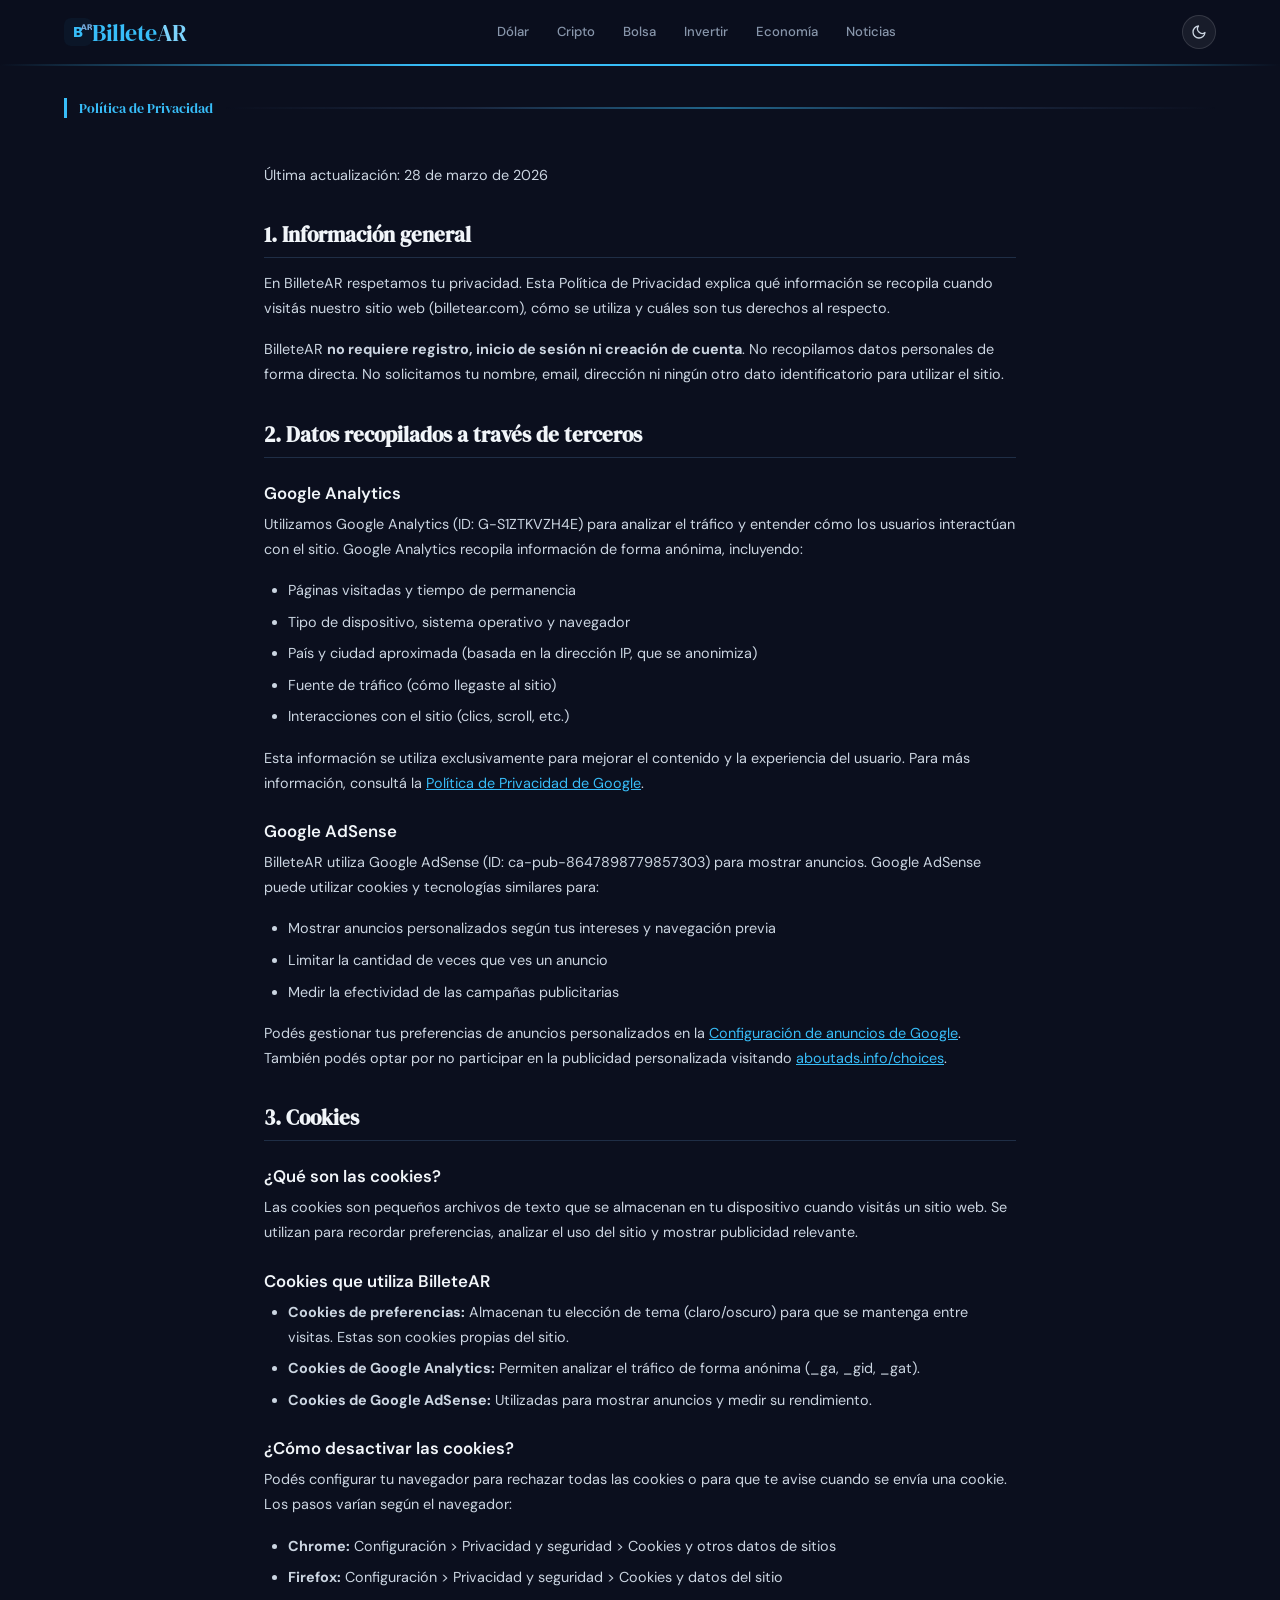
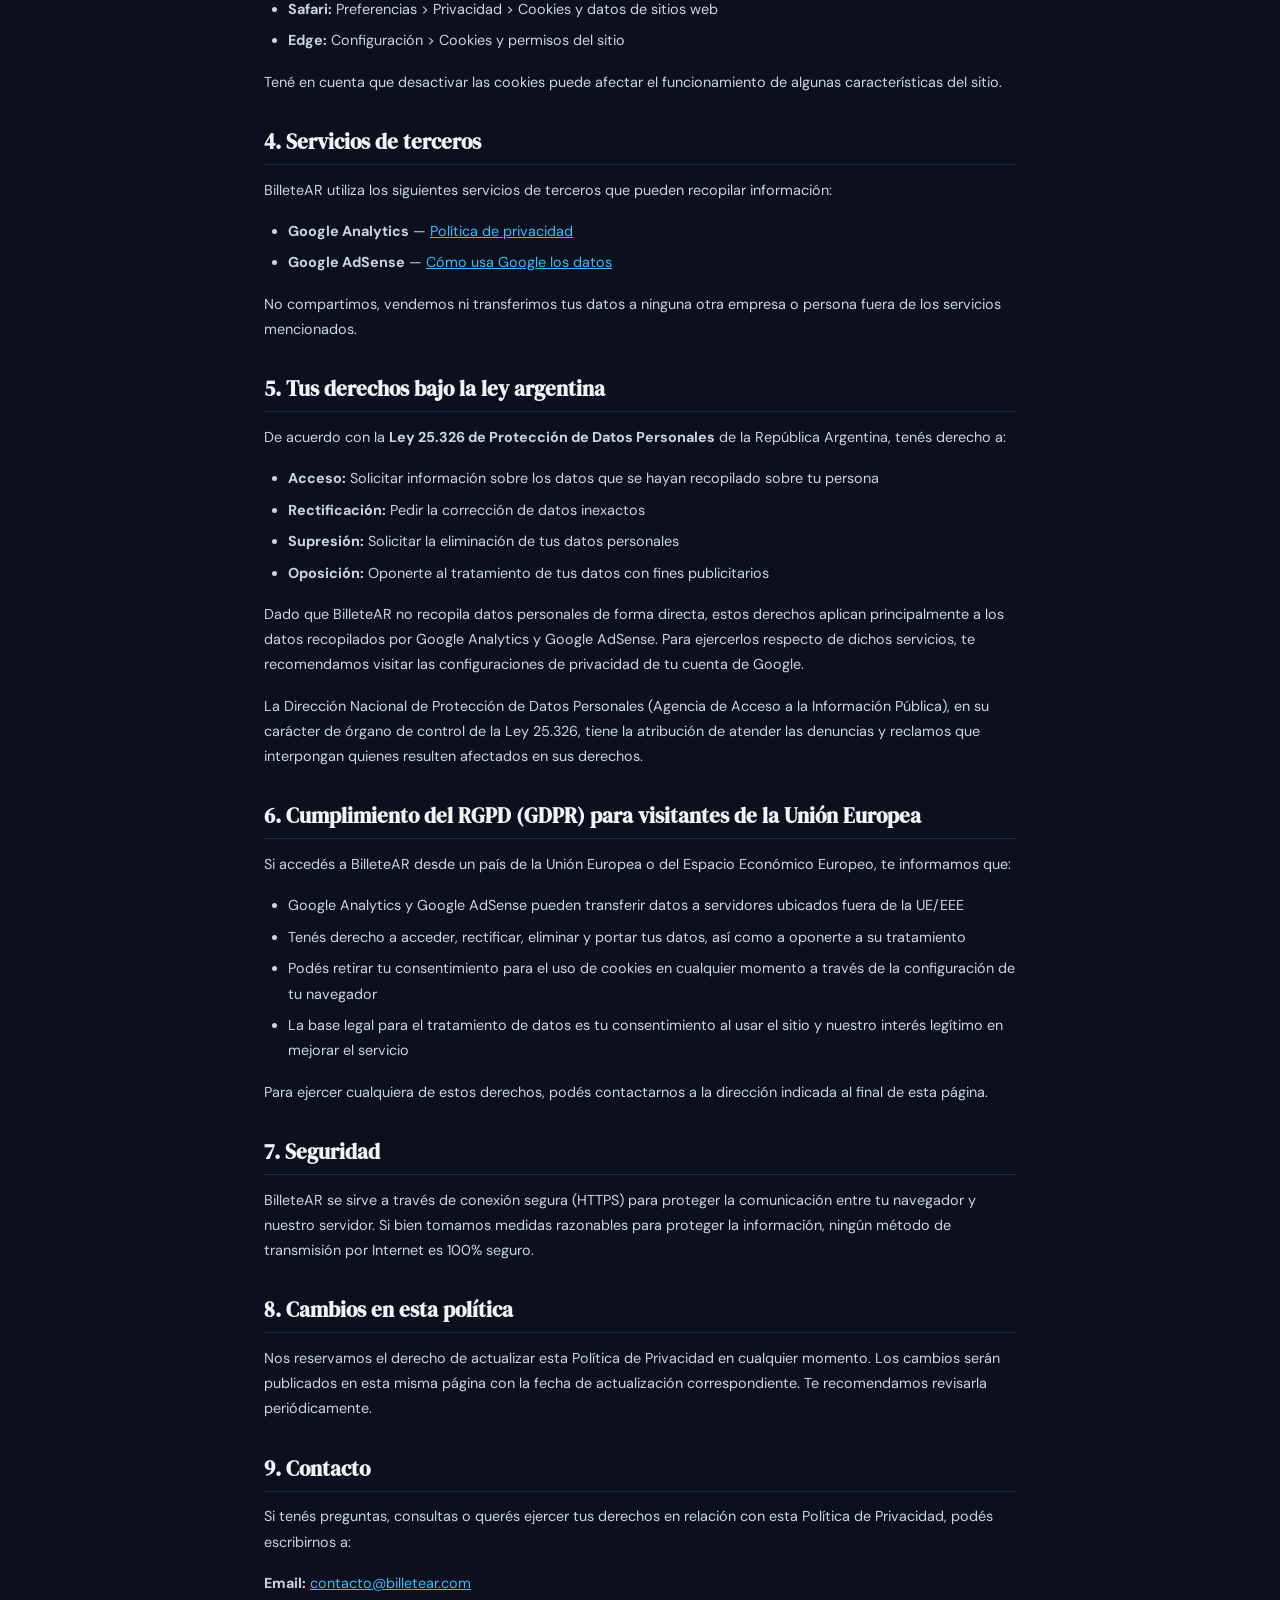
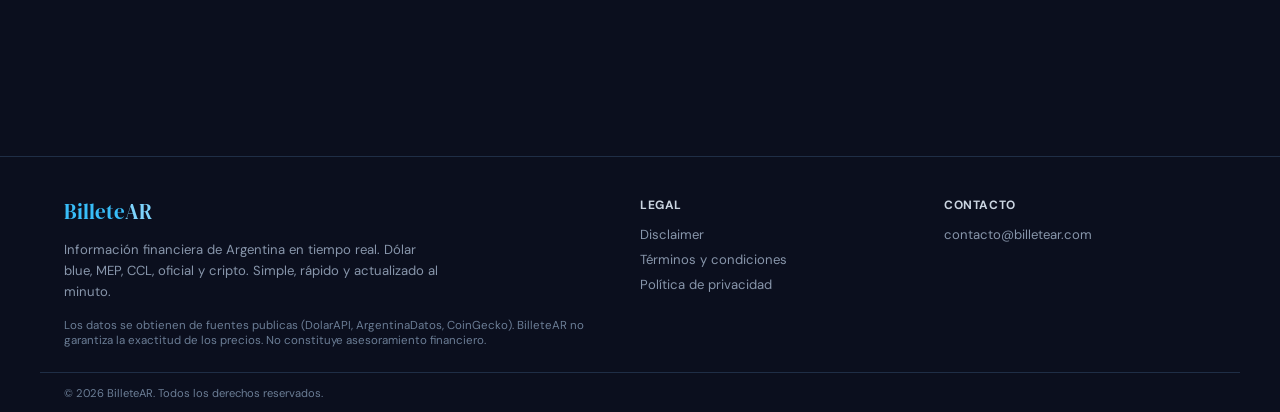
<file: privacidad.html>
<!DOCTYPE html>
<html lang="es-AR">
<head>
  <!-- Google tag (gtag.js) -->
  <script async src="https://www.googletagmanager.com/gtag/js?id=G-S1ZTKVZH4E"></script>
  <script>
    window.dataLayer = window.dataLayer || [];
    function gtag(){dataLayer.push(arguments);}
    gtag('js', new Date());
    gtag('config', 'G-S1ZTKVZH4E');
  </script>
  <meta charset="UTF-8" />
  <meta name="viewport" content="width=device-width, initial-scale=1.0" />
  <title>Política de Privacidad – BilleteAR</title>
  <meta name="description" content="Política de privacidad de BilleteAR. Conocé qué datos recopilamos, cómo los usamos y cuáles son tus derechos." />
  <meta property="og:title" content="Política de Privacidad – BilleteAR" />
  <meta property="og:description" content="Política de privacidad de BilleteAR. Conocé qué datos recopilamos y cuáles son tus derechos." />
  <meta property="og:url" content="https://billetear.com/privacidad" />
  <meta property="og:type" content="website" />
  <meta property="og:locale" content="es_AR" />
  <meta property="og:site_name" content="BilleteAR" />
  <meta property="og:image" content="https://billetear.com/og-image.png" />
  <meta name="twitter:card" content="summary_large_image" />
  <meta name="twitter:title" content="Política de Privacidad – BilleteAR" />
  <meta name="twitter:description" content="Política de privacidad de BilleteAR." />
  <meta name="twitter:image" content="https://billetear.com/og-image.png" />
  <meta name="twitter:site" content="@billetear_ar" />
  <link rel="canonical" href="https://billetear.com/privacidad" />
  <link rel="icon" type="image/svg+xml" href="/favicon.svg" />
  <link rel="manifest" href="/manifest.json" />
  <meta name="theme-color" content="#0b0f1e" />
  <meta name="apple-mobile-web-app-capable" content="yes" />
  <meta name="apple-mobile-web-app-status-bar-style" content="black-translucent" />
  <meta name="apple-mobile-web-app-title" content="BilleteAR" />
  <link rel="apple-touch-icon" href="/icon-192.svg" />
  <link rel="preconnect" href="https://fonts.googleapis.com" />
  <link href="https://fonts.googleapis.com/css2?family=DM+Sans:ital,opsz,wght@0,9..40,300;0,9..40,400;0,9..40,500;0,9..40,600;0,9..40,700;1,9..40,400&display=swap" rel="stylesheet" />
  <link href="https://fonts.googleapis.com/css2?family=DM+Serif+Display&display=swap" rel="stylesheet" />

  <link rel="stylesheet" href="shared.css">
  <style>
    .legal-content{max-width:800px;margin:0 auto;padding:0 1.5rem 3rem}
    .legal-content h2{font-family:'DM Serif Display',serif;font-size:1.3rem;color:var(--text);margin:2rem 0 .8rem;padding-bottom:.5rem;border-bottom:1px solid var(--border)}
    .legal-content h3{font-size:1.05rem;color:var(--text);margin:1.5rem 0 .5rem;font-weight:600}
    .legal-content p{font-size:.9rem;color:var(--text2);line-height:1.75;margin-bottom:1rem}
    .legal-content ul{margin:0 0 1rem 1.5rem;padding:0}
    .legal-content li{font-size:.9rem;color:var(--text2);line-height:1.75;margin-bottom:.4rem}
    .legal-content a{color:var(--sky);text-decoration:underline}
    .legal-updated{font-size:.78rem;color:var(--muted);margin-bottom:2rem}
  </style>
</head>
<body>

<header>
  <div class="header-inner">
    <a class="logo" href="index.html">
      <img class="logo-favicon" src="/favicon.svg" alt="BilleteAR" width="28" height="28" />
      <span class="logo-text">Billete<em>AR</em></span>
    </a>
    <div class="header-nav">
      <a class="topnav-link" href="dolares.html">Dólar</a>
      <a class="topnav-link" href="cripto.html">Cripto</a>
      <a class="topnav-link" href="mercados.html">Bolsa</a>
      <a class="topnav-link" href="rendimientos.html">Invertir</a>
      <a class="topnav-link" href="indicadores.html">Economía</a>
      <a class="topnav-link" href="noticias.html">Noticias</a>
    </div>
    <div class="nav-right">
      <button class="theme-btn" id="themeBtn" onclick="toggleTheme()" title="Cambiar tema" aria-label="Cambiar tema"><svg viewBox="0 0 24 24" width="16" height="16" fill="none" stroke="currentColor" stroke-width="2" stroke-linecap="round" stroke-linejoin="round"><path d="M21 12.79A9 9 0 1 1 11.21 3 7 7 0 0 0 21 12.79z"/></svg></button>
    </div>
  </div>
</header>

<main>

  <div class="section">
    <div class="sec-header">
      <h1 class="sec-title">Política de Privacidad</h1>
      <div class="sec-line"></div>
    </div>
  </div>

  <div class="legal-content">
    <p class="legal-updated">Última actualización: 28 de marzo de 2026</p>

    <h2>1. Información general</h2>
    <p>En BilleteAR respetamos tu privacidad. Esta Política de Privacidad explica qué información se recopila cuando visitás nuestro sitio web (billetear.com), cómo se utiliza y cuáles son tus derechos al respecto.</p>
    <p>BilleteAR <strong>no requiere registro, inicio de sesión ni creación de cuenta</strong>. No recopilamos datos personales de forma directa. No solicitamos tu nombre, email, dirección ni ningún otro dato identificatorio para utilizar el sitio.</p>

    <h2>2. Datos recopilados a través de terceros</h2>

    <h3>Google Analytics</h3>
    <p>Utilizamos Google Analytics (ID: G-S1ZTKVZH4E) para analizar el tráfico y entender cómo los usuarios interactúan con el sitio. Google Analytics recopila información de forma anónima, incluyendo:</p>
    <ul>
      <li>Páginas visitadas y tiempo de permanencia</li>
      <li>Tipo de dispositivo, sistema operativo y navegador</li>
      <li>País y ciudad aproximada (basada en la dirección IP, que se anonimiza)</li>
      <li>Fuente de tráfico (cómo llegaste al sitio)</li>
      <li>Interacciones con el sitio (clics, scroll, etc.)</li>
    </ul>
    <p>Esta información se utiliza exclusivamente para mejorar el contenido y la experiencia del usuario. Para más información, consultá la <a href="https://policies.google.com/privacy" target="_blank" rel="noopener">Política de Privacidad de Google</a>.</p>

    <h3>Google AdSense</h3>
    <p>BilleteAR utiliza Google AdSense (ID: ca-pub-8647898779857303) para mostrar anuncios. Google AdSense puede utilizar cookies y tecnologías similares para:</p>
    <ul>
      <li>Mostrar anuncios personalizados según tus intereses y navegación previa</li>
      <li>Limitar la cantidad de veces que ves un anuncio</li>
      <li>Medir la efectividad de las campañas publicitarias</li>
    </ul>
    <p>Podés gestionar tus preferencias de anuncios personalizados en la <a href="https://adssettings.google.com/" target="_blank" rel="noopener">Configuración de anuncios de Google</a>. También podés optar por no participar en la publicidad personalizada visitando <a href="https://www.aboutads.info/choices/" target="_blank" rel="noopener">aboutads.info/choices</a>.</p>

    <h2>3. Cookies</h2>

    <h3>¿Qué son las cookies?</h3>
    <p>Las cookies son pequeños archivos de texto que se almacenan en tu dispositivo cuando visitás un sitio web. Se utilizan para recordar preferencias, analizar el uso del sitio y mostrar publicidad relevante.</p>

    <h3>Cookies que utiliza BilleteAR</h3>
    <ul>
      <li><strong>Cookies de preferencias:</strong> Almacenan tu elección de tema (claro/oscuro) para que se mantenga entre visitas. Estas son cookies propias del sitio.</li>
      <li><strong>Cookies de Google Analytics:</strong> Permiten analizar el tráfico de forma anónima (_ga, _gid, _gat).</li>
      <li><strong>Cookies de Google AdSense:</strong> Utilizadas para mostrar anuncios y medir su rendimiento.</li>
    </ul>

    <h3>¿Cómo desactivar las cookies?</h3>
    <p>Podés configurar tu navegador para rechazar todas las cookies o para que te avise cuando se envía una cookie. Los pasos varían según el navegador:</p>
    <ul>
      <li><strong>Chrome:</strong> Configuración &gt; Privacidad y seguridad &gt; Cookies y otros datos de sitios</li>
      <li><strong>Firefox:</strong> Configuración &gt; Privacidad y seguridad &gt; Cookies y datos del sitio</li>
      <li><strong>Safari:</strong> Preferencias &gt; Privacidad &gt; Cookies y datos de sitios web</li>
      <li><strong>Edge:</strong> Configuración &gt; Cookies y permisos del sitio</li>
    </ul>
    <p>Tené en cuenta que desactivar las cookies puede afectar el funcionamiento de algunas características del sitio.</p>

    <h2>4. Servicios de terceros</h2>
    <p>BilleteAR utiliza los siguientes servicios de terceros que pueden recopilar información:</p>
    <ul>
      <li><strong>Google Analytics</strong> — <a href="https://policies.google.com/privacy" target="_blank" rel="noopener">Política de privacidad</a></li>
      <li><strong>Google AdSense</strong> — <a href="https://policies.google.com/technologies/ads" target="_blank" rel="noopener">Cómo usa Google los datos</a></li>
    </ul>
    <p>No compartimos, vendemos ni transferimos tus datos a ninguna otra empresa o persona fuera de los servicios mencionados.</p>

    <h2>5. Tus derechos bajo la ley argentina</h2>
    <p>De acuerdo con la <strong>Ley 25.326 de Protección de Datos Personales</strong> de la República Argentina, tenés derecho a:</p>
    <ul>
      <li><strong>Acceso:</strong> Solicitar información sobre los datos que se hayan recopilado sobre tu persona</li>
      <li><strong>Rectificación:</strong> Pedir la corrección de datos inexactos</li>
      <li><strong>Supresión:</strong> Solicitar la eliminación de tus datos personales</li>
      <li><strong>Oposición:</strong> Oponerte al tratamiento de tus datos con fines publicitarios</li>
    </ul>
    <p>Dado que BilleteAR no recopila datos personales de forma directa, estos derechos aplican principalmente a los datos recopilados por Google Analytics y Google AdSense. Para ejercerlos respecto de dichos servicios, te recomendamos visitar las configuraciones de privacidad de tu cuenta de Google.</p>
    <p>La Dirección Nacional de Protección de Datos Personales (Agencia de Acceso a la Información Pública), en su carácter de órgano de control de la Ley 25.326, tiene la atribución de atender las denuncias y reclamos que interpongan quienes resulten afectados en sus derechos.</p>

    <h2>6. Cumplimiento del RGPD (GDPR) para visitantes de la Unión Europea</h2>
    <p>Si accedés a BilleteAR desde un país de la Unión Europea o del Espacio Económico Europeo, te informamos que:</p>
    <ul>
      <li>Google Analytics y Google AdSense pueden transferir datos a servidores ubicados fuera de la UE/EEE</li>
      <li>Tenés derecho a acceder, rectificar, eliminar y portar tus datos, así como a oponerte a su tratamiento</li>
      <li>Podés retirar tu consentimiento para el uso de cookies en cualquier momento a través de la configuración de tu navegador</li>
      <li>La base legal para el tratamiento de datos es tu consentimiento al usar el sitio y nuestro interés legítimo en mejorar el servicio</li>
    </ul>
    <p>Para ejercer cualquiera de estos derechos, podés contactarnos a la dirección indicada al final de esta página.</p>

    <h2>7. Seguridad</h2>
    <p>BilleteAR se sirve a través de conexión segura (HTTPS) para proteger la comunicación entre tu navegador y nuestro servidor. Si bien tomamos medidas razonables para proteger la información, ningún método de transmisión por Internet es 100% seguro.</p>

    <h2>8. Cambios en esta política</h2>
    <p>Nos reservamos el derecho de actualizar esta Política de Privacidad en cualquier momento. Los cambios serán publicados en esta misma página con la fecha de actualización correspondiente. Te recomendamos revisarla periódicamente.</p>

    <h2>9. Contacto</h2>
    <p>Si tenés preguntas, consultas o querés ejercer tus derechos en relación con esta Política de Privacidad, podés escribirnos a:</p>
    <p><strong>Email:</strong> <a href="mailto:contacto@billetear.com">contacto@billetear.com</a></p>
  </div>

</main>

<footer>
  <div class="footer-inner">
    <div>
      <div class="footer-brand">Billete<span>AR</span></div>
      <p class="footer-desc">Información financiera de Argentina en tiempo real. Dólar blue, MEP, CCL, oficial y cripto. Simple, rápido y actualizado al minuto.</p>
      <p class="footer-disclaimer">Los datos se obtienen de fuentes publicas (DolarAPI, ArgentinaDatos, CoinGecko). BilleteAR no garantiza la exactitud de los precios. No constituye asesoramiento financiero.</p>
    </div>
    <div>
      <div class="footer-heading">Legal</div>
      <div class="footer-links">
        <a href="disclaimer.html">Disclaimer</a>
        <a href="terminos.html">Términos y condiciones</a>
        <a href="privacidad.html">Política de privacidad</a>
      </div>
    </div>
    <div>
      <div class="footer-heading">Contacto</div>
      <div class="footer-links">
        <a href="mailto:contacto@billetear.com">contacto@billetear.com</a>
      </div>
    </div>
  </div>
  <div class="footer-bottom">
    <div>&copy; 2026 BilleteAR. Todos los derechos reservados.</div>
  </div>
</footer>

<!-- Mobile bottom nav -->
<nav class="bottom-nav">
  <div class="bn-inner">
    <a class="bn-item" href="dolares.html"><span class="bn-icon"><svg viewBox="0 0 24 24"><line x1="12" y1="1" x2="12" y2="23"/><path d="M17 5H9.5a3.5 3.5 0 0 0 0 7h5a3.5 3.5 0 0 1 0 7H6"/></svg></span><span>Dólar</span></a>
    <a class="bn-item" href="cripto.html"><span class="bn-icon"><svg viewBox="0 0 24 24"><path d="M11.767 19.089c4.924.868 6.14-6.025 1.216-6.894m-1.216 6.894L5.86 18.047m5.908 1.042-.347 1.97m1.563-8.864c4.924.869 6.14-6.025 1.215-6.893m-1.215 6.893-6.083-1.072m6.083 1.072.347-1.971M7.116 11.07l-1.257-.222m7.206-5.86-1.257-.222m-.838 4.75 6.083 1.072"/></svg></span><span>Cripto</span></a>
    <a class="bn-item" href="mercados.html"><span class="bn-icon"><svg viewBox="0 0 24 24"><polyline points="22 7 13.5 15.5 8.5 10.5 2 17"/><polyline points="16 7 22 7 22 13"/></svg></span><span>Bolsa</span></a>
    <a class="bn-item" href="rendimientos.html"><span class="bn-icon"><svg viewBox="0 0 24 24"><line x1="12" y1="1" x2="12" y2="23"/><path d="M17 5H9.5a3.5 3.5 0 0 0 0 7h5a3.5 3.5 0 0 1 0 7H6"/><path d="M16 16l2 2 4-4" stroke-width="2"/></svg></span><span>Invertir</span></a>
    <a class="bn-item" href="indicadores.html"><span class="bn-icon"><svg viewBox="0 0 24 24"><line x1="18" y1="20" x2="18" y2="10"/><line x1="12" y1="20" x2="12" y2="4"/><line x1="6" y1="20" x2="6" y2="14"/></svg></span><span>Economía</span></a>
    <a class="bn-item" href="noticias.html"><span class="bn-icon"><svg viewBox="0 0 24 24"><path d="M4 22h16a2 2 0 0 0 2-2V4a2 2 0 0 0-2-2H8a2 2 0 0 0-2 2v16a2 2 0 0 1-2 2Zm0 0a2 2 0 0 1-2-2v-9c0-1.1.9-2 2-2h2"/><path d="M18 14h-8"/><path d="M15 18h-5"/><path d="M10 6h8v4h-8V6Z"/></svg></span><span>Noticias</span></a>
  </div>
</nav>

<script src="shared.js"></script>
</body>
</html>
</file>
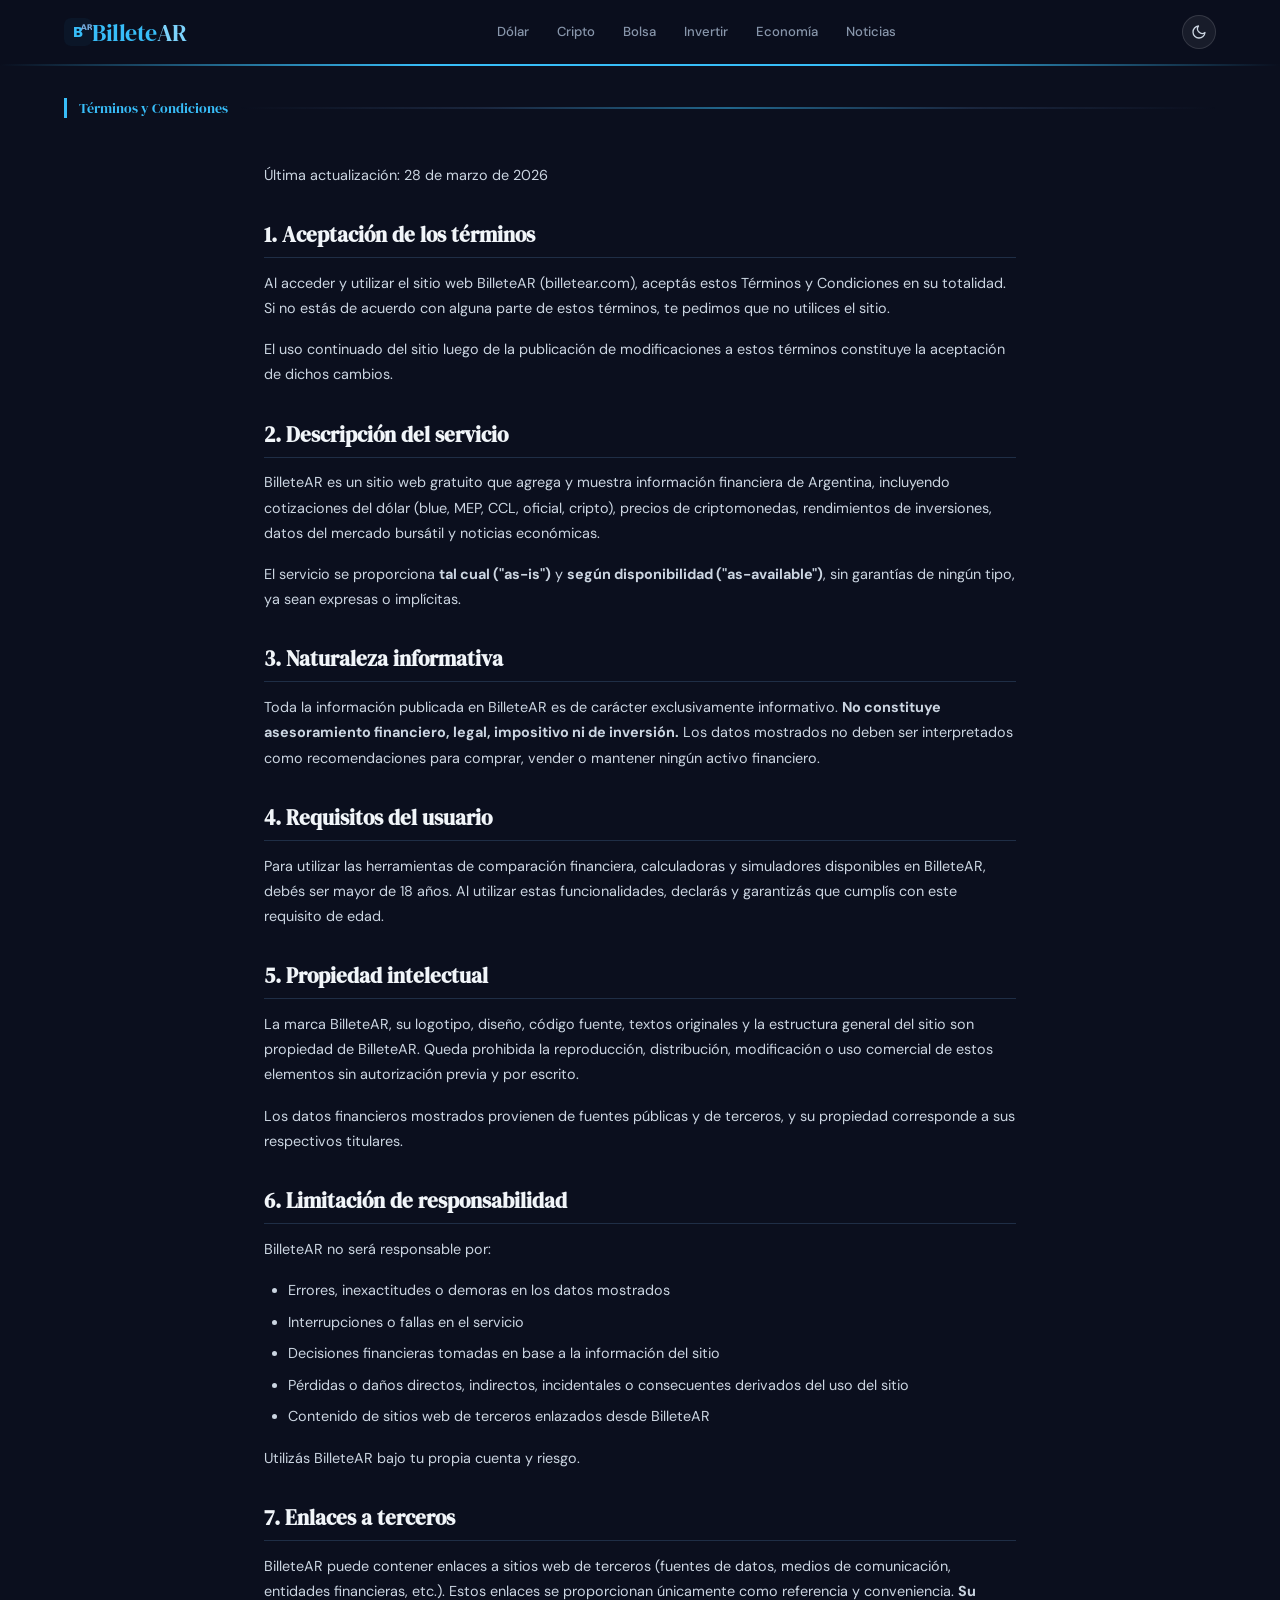
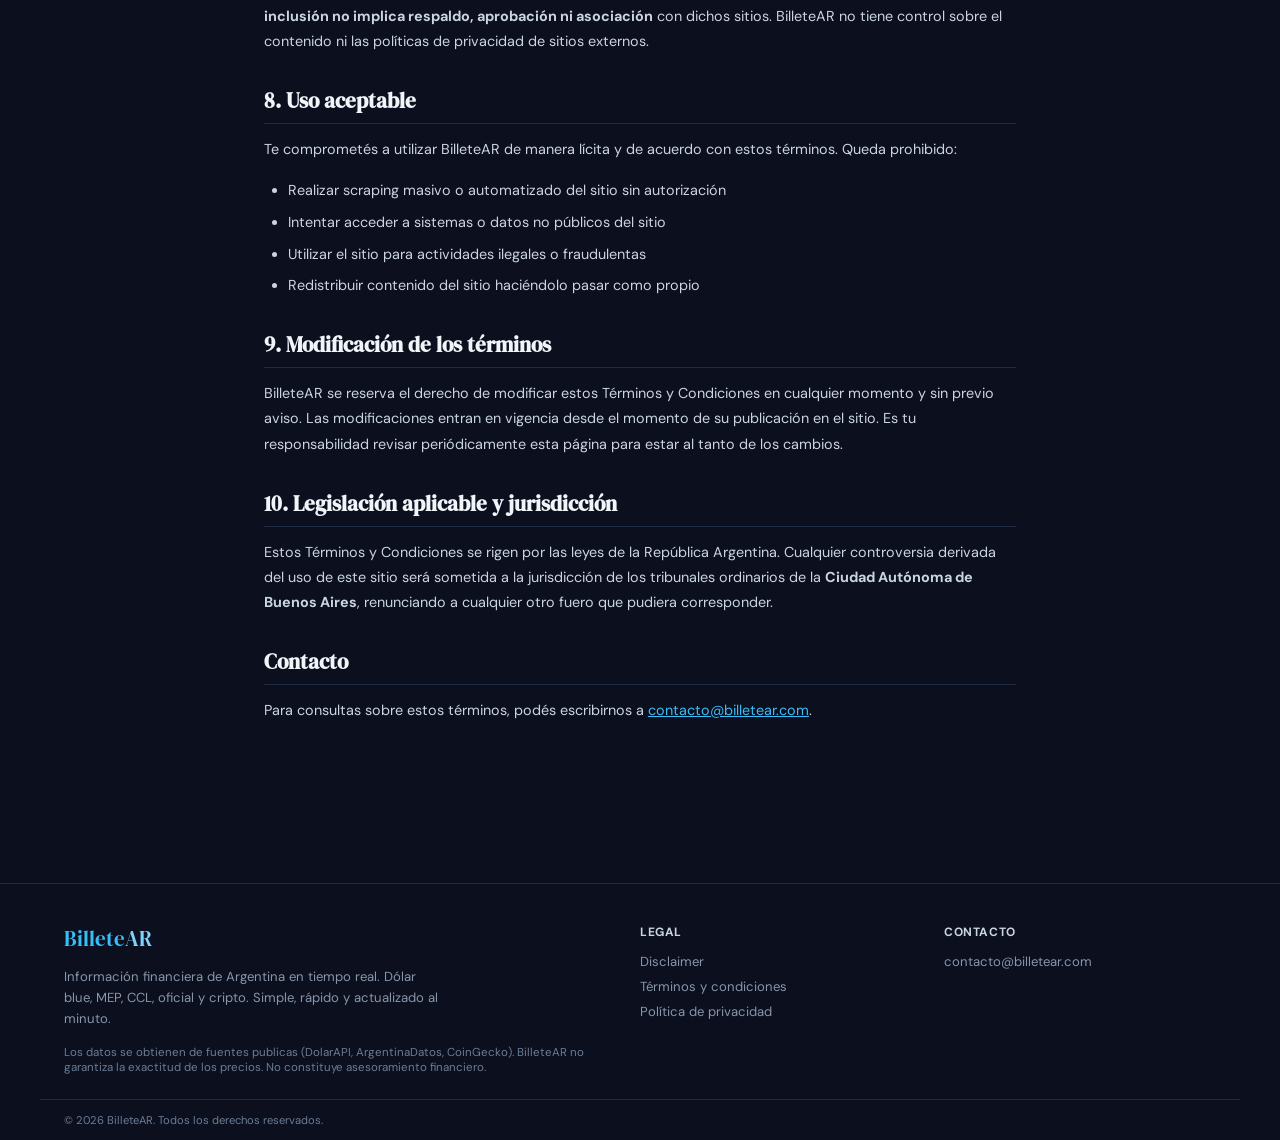
<file: terminos.html>
<!DOCTYPE html>
<html lang="es-AR">
<head>
  <!-- Google tag (gtag.js) -->
  <script async src="https://www.googletagmanager.com/gtag/js?id=G-S1ZTKVZH4E"></script>
  <script>
    window.dataLayer = window.dataLayer || [];
    function gtag(){dataLayer.push(arguments);}
    gtag('js', new Date());
    gtag('config', 'G-S1ZTKVZH4E');
  </script>
  <meta charset="UTF-8" />
  <meta name="viewport" content="width=device-width, initial-scale=1.0" />
  <title>Términos y Condiciones – BilleteAR</title>
  <meta name="description" content="Términos y condiciones de uso de BilleteAR. Conocé las reglas que rigen el uso de nuestro sitio de información financiera argentina." />
  <meta property="og:title" content="Términos y Condiciones – BilleteAR" />
  <meta property="og:description" content="Términos y condiciones de uso de BilleteAR. Conocé las reglas que rigen el uso de nuestro sitio." />
  <meta property="og:url" content="https://billetear.com/terminos" />
  <meta property="og:type" content="website" />
  <meta property="og:locale" content="es_AR" />
  <meta property="og:site_name" content="BilleteAR" />
  <meta property="og:image" content="https://billetear.com/og-image.png" />
  <meta name="twitter:card" content="summary_large_image" />
  <meta name="twitter:title" content="Términos y Condiciones – BilleteAR" />
  <meta name="twitter:description" content="Términos y condiciones de uso de BilleteAR." />
  <meta name="twitter:image" content="https://billetear.com/og-image.png" />
  <meta name="twitter:site" content="@billetear_ar" />
  <link rel="canonical" href="https://billetear.com/terminos" />
  <link rel="icon" type="image/svg+xml" href="/favicon.svg" />
  <link rel="manifest" href="/manifest.json" />
  <meta name="theme-color" content="#0b0f1e" />
  <meta name="apple-mobile-web-app-capable" content="yes" />
  <meta name="apple-mobile-web-app-status-bar-style" content="black-translucent" />
  <meta name="apple-mobile-web-app-title" content="BilleteAR" />
  <link rel="apple-touch-icon" href="/icon-192.svg" />
  <link rel="preconnect" href="https://fonts.googleapis.com" />
  <link href="https://fonts.googleapis.com/css2?family=DM+Sans:ital,opsz,wght@0,9..40,300;0,9..40,400;0,9..40,500;0,9..40,600;0,9..40,700;1,9..40,400&display=swap" rel="stylesheet" />
  <link href="https://fonts.googleapis.com/css2?family=DM+Serif+Display&display=swap" rel="stylesheet" />

  <link rel="stylesheet" href="shared.css">
  <style>
    .legal-content{max-width:800px;margin:0 auto;padding:0 1.5rem 3rem}
    .legal-content h2{font-family:'DM Serif Display',serif;font-size:1.3rem;color:var(--text);margin:2rem 0 .8rem;padding-bottom:.5rem;border-bottom:1px solid var(--border)}
    .legal-content p{font-size:.9rem;color:var(--text2);line-height:1.75;margin-bottom:1rem}
    .legal-content ul{margin:0 0 1rem 1.5rem;padding:0}
    .legal-content li{font-size:.9rem;color:var(--text2);line-height:1.75;margin-bottom:.4rem}
    .legal-content a{color:var(--sky);text-decoration:underline}
    .legal-updated{font-size:.78rem;color:var(--muted);margin-bottom:2rem}
  </style>
</head>
<body>

<header>
  <div class="header-inner">
    <a class="logo" href="index.html">
      <img class="logo-favicon" src="/favicon.svg" alt="BilleteAR" width="28" height="28" />
      <span class="logo-text">Billete<em>AR</em></span>
    </a>
    <div class="header-nav">
      <a class="topnav-link" href="dolares.html">Dólar</a>
      <a class="topnav-link" href="cripto.html">Cripto</a>
      <a class="topnav-link" href="mercados.html">Bolsa</a>
      <a class="topnav-link" href="rendimientos.html">Invertir</a>
      <a class="topnav-link" href="indicadores.html">Economía</a>
      <a class="topnav-link" href="noticias.html">Noticias</a>
    </div>
    <div class="nav-right">
      <button class="theme-btn" id="themeBtn" onclick="toggleTheme()" title="Cambiar tema" aria-label="Cambiar tema"><svg viewBox="0 0 24 24" width="16" height="16" fill="none" stroke="currentColor" stroke-width="2" stroke-linecap="round" stroke-linejoin="round"><path d="M21 12.79A9 9 0 1 1 11.21 3 7 7 0 0 0 21 12.79z"/></svg></button>
    </div>
  </div>
</header>

<main>

  <div class="section">
    <div class="sec-header">
      <h1 class="sec-title">Términos y Condiciones</h1>
      <div class="sec-line"></div>
    </div>
  </div>

  <div class="legal-content">
    <p class="legal-updated">Última actualización: 28 de marzo de 2026</p>

    <h2>1. Aceptación de los términos</h2>
    <p>Al acceder y utilizar el sitio web BilleteAR (billetear.com), aceptás estos Términos y Condiciones en su totalidad. Si no estás de acuerdo con alguna parte de estos términos, te pedimos que no utilices el sitio.</p>
    <p>El uso continuado del sitio luego de la publicación de modificaciones a estos términos constituye la aceptación de dichos cambios.</p>

    <h2>2. Descripción del servicio</h2>
    <p>BilleteAR es un sitio web gratuito que agrega y muestra información financiera de Argentina, incluyendo cotizaciones del dólar (blue, MEP, CCL, oficial, cripto), precios de criptomonedas, rendimientos de inversiones, datos del mercado bursátil y noticias económicas.</p>
    <p>El servicio se proporciona <strong>tal cual ("as-is")</strong> y <strong>según disponibilidad ("as-available")</strong>, sin garantías de ningún tipo, ya sean expresas o implícitas.</p>

    <h2>3. Naturaleza informativa</h2>
    <p>Toda la información publicada en BilleteAR es de carácter exclusivamente informativo. <strong>No constituye asesoramiento financiero, legal, impositivo ni de inversión.</strong> Los datos mostrados no deben ser interpretados como recomendaciones para comprar, vender o mantener ningún activo financiero.</p>

    <h2>4. Requisitos del usuario</h2>
    <p>Para utilizar las herramientas de comparación financiera, calculadoras y simuladores disponibles en BilleteAR, debés ser mayor de 18 años. Al utilizar estas funcionalidades, declarás y garantizás que cumplís con este requisito de edad.</p>

    <h2>5. Propiedad intelectual</h2>
    <p>La marca BilleteAR, su logotipo, diseño, código fuente, textos originales y la estructura general del sitio son propiedad de BilleteAR. Queda prohibida la reproducción, distribución, modificación o uso comercial de estos elementos sin autorización previa y por escrito.</p>
    <p>Los datos financieros mostrados provienen de fuentes públicas y de terceros, y su propiedad corresponde a sus respectivos titulares.</p>

    <h2>6. Limitación de responsabilidad</h2>
    <p>BilleteAR no será responsable por:</p>
    <ul>
      <li>Errores, inexactitudes o demoras en los datos mostrados</li>
      <li>Interrupciones o fallas en el servicio</li>
      <li>Decisiones financieras tomadas en base a la información del sitio</li>
      <li>Pérdidas o daños directos, indirectos, incidentales o consecuentes derivados del uso del sitio</li>
      <li>Contenido de sitios web de terceros enlazados desde BilleteAR</li>
    </ul>
    <p>Utilizás BilleteAR bajo tu propia cuenta y riesgo.</p>

    <h2>7. Enlaces a terceros</h2>
    <p>BilleteAR puede contener enlaces a sitios web de terceros (fuentes de datos, medios de comunicación, entidades financieras, etc.). Estos enlaces se proporcionan únicamente como referencia y conveniencia. <strong>Su inclusión no implica respaldo, aprobación ni asociación</strong> con dichos sitios. BilleteAR no tiene control sobre el contenido ni las políticas de privacidad de sitios externos.</p>

    <h2>8. Uso aceptable</h2>
    <p>Te comprometés a utilizar BilleteAR de manera lícita y de acuerdo con estos términos. Queda prohibido:</p>
    <ul>
      <li>Realizar scraping masivo o automatizado del sitio sin autorización</li>
      <li>Intentar acceder a sistemas o datos no públicos del sitio</li>
      <li>Utilizar el sitio para actividades ilegales o fraudulentas</li>
      <li>Redistribuir contenido del sitio haciéndolo pasar como propio</li>
    </ul>

    <h2>9. Modificación de los términos</h2>
    <p>BilleteAR se reserva el derecho de modificar estos Términos y Condiciones en cualquier momento y sin previo aviso. Las modificaciones entran en vigencia desde el momento de su publicación en el sitio. Es tu responsabilidad revisar periódicamente esta página para estar al tanto de los cambios.</p>

    <h2>10. Legislación aplicable y jurisdicción</h2>
    <p>Estos Términos y Condiciones se rigen por las leyes de la República Argentina. Cualquier controversia derivada del uso de este sitio será sometida a la jurisdicción de los tribunales ordinarios de la <strong>Ciudad Autónoma de Buenos Aires</strong>, renunciando a cualquier otro fuero que pudiera corresponder.</p>

    <h2>Contacto</h2>
    <p>Para consultas sobre estos términos, podés escribirnos a <a href="mailto:contacto@billetear.com">contacto@billetear.com</a>.</p>
  </div>

</main>

<footer>
  <div class="footer-inner">
    <div>
      <div class="footer-brand">Billete<span>AR</span></div>
      <p class="footer-desc">Información financiera de Argentina en tiempo real. Dólar blue, MEP, CCL, oficial y cripto. Simple, rápido y actualizado al minuto.</p>
      <p class="footer-disclaimer">Los datos se obtienen de fuentes publicas (DolarAPI, ArgentinaDatos, CoinGecko). BilleteAR no garantiza la exactitud de los precios. No constituye asesoramiento financiero.</p>
    </div>
    <div>
      <div class="footer-heading">Legal</div>
      <div class="footer-links">
        <a href="disclaimer.html">Disclaimer</a>
        <a href="terminos.html">Términos y condiciones</a>
        <a href="privacidad.html">Política de privacidad</a>
      </div>
    </div>
    <div>
      <div class="footer-heading">Contacto</div>
      <div class="footer-links">
        <a href="mailto:contacto@billetear.com">contacto@billetear.com</a>
      </div>
    </div>
  </div>
  <div class="footer-bottom">
    <div>&copy; 2026 BilleteAR. Todos los derechos reservados.</div>
  </div>
</footer>

<!-- Mobile bottom nav -->
<nav class="bottom-nav">
  <div class="bn-inner">
    <a class="bn-item" href="dolares.html"><span class="bn-icon"><svg viewBox="0 0 24 24"><line x1="12" y1="1" x2="12" y2="23"/><path d="M17 5H9.5a3.5 3.5 0 0 0 0 7h5a3.5 3.5 0 0 1 0 7H6"/></svg></span><span>Dólar</span></a>
    <a class="bn-item" href="cripto.html"><span class="bn-icon"><svg viewBox="0 0 24 24"><path d="M11.767 19.089c4.924.868 6.14-6.025 1.216-6.894m-1.216 6.894L5.86 18.047m5.908 1.042-.347 1.97m1.563-8.864c4.924.869 6.14-6.025 1.215-6.893m-1.215 6.893-6.083-1.072m6.083 1.072.347-1.971M7.116 11.07l-1.257-.222m7.206-5.86-1.257-.222m-.838 4.75 6.083 1.072"/></svg></span><span>Cripto</span></a>
    <a class="bn-item" href="mercados.html"><span class="bn-icon"><svg viewBox="0 0 24 24"><polyline points="22 7 13.5 15.5 8.5 10.5 2 17"/><polyline points="16 7 22 7 22 13"/></svg></span><span>Bolsa</span></a>
    <a class="bn-item" href="rendimientos.html"><span class="bn-icon"><svg viewBox="0 0 24 24"><line x1="12" y1="1" x2="12" y2="23"/><path d="M17 5H9.5a3.5 3.5 0 0 0 0 7h5a3.5 3.5 0 0 1 0 7H6"/><path d="M16 16l2 2 4-4" stroke-width="2"/></svg></span><span>Invertir</span></a>
    <a class="bn-item" href="indicadores.html"><span class="bn-icon"><svg viewBox="0 0 24 24"><line x1="18" y1="20" x2="18" y2="10"/><line x1="12" y1="20" x2="12" y2="4"/><line x1="6" y1="20" x2="6" y2="14"/></svg></span><span>Economía</span></a>
    <a class="bn-item" href="noticias.html"><span class="bn-icon"><svg viewBox="0 0 24 24"><path d="M4 22h16a2 2 0 0 0 2-2V4a2 2 0 0 0-2-2H8a2 2 0 0 0-2 2v16a2 2 0 0 1-2 2Zm0 0a2 2 0 0 1-2-2v-9c0-1.1.9-2 2-2h2"/><path d="M18 14h-8"/><path d="M15 18h-5"/><path d="M10 6h8v4h-8V6Z"/></svg></span><span>Noticias</span></a>
  </div>
</nav>

<script src="shared.js"></script>
</body>
</html>
</file>
<file: shared.css>
/* ── BilleteAR Shared Styles ── */

/* Reset */
*,*::before,*::after{box-sizing:border-box;margin:0;padding:0}

/* Design tokens */
:root{--bg:#0b0f1e;--bg2:#111827;--card:#141e30;--card2:#1a2540;--border:#1f2e46;--border2:#2a3e5e;--sky:#38bdf8;--sky2:#0ea5e9;--accent:#38bdf8;--orange:#f97316;--green:#22c55e;--red:#ef4444;--text:#f1f5f9;--text2:#cbd5e1;--muted:#8896ab;--muted2:#6b7d95;--purple:#a78bfa;--amber:#fbbf24;--rose:#fb7185;--teal:#2dd4bf}
html{scroll-behavior:smooth}
body{background:var(--bg);color:var(--text);font-family:'DM Sans',sans-serif;min-height:100vh;overflow-x:hidden;transition:background .3s,color .3s}

/* ── Light mode ── */
body.light{--bg:#f0f4f8;--bg2:#e4ecf5;--card:#ffffff;--card2:#f4f7fb;--border:#d1dce8;--border2:#b8c8dc;--text:#0f172a;--text2:#1e293b;--muted:#8896ab;--muted2:#94a3b8}
body.light header{background:rgba(240,244,248,.97)}
body.light .topnav,body.light .ticker{background:var(--bg2)}
body.light .refresh-btn{background:rgba(56,189,248,.12)}
body.light .theme-btn{background:rgba(255,200,0,.15);border-color:rgba(255,200,0,.3);color:#d97706}
body.light .glass-card{background:var(--card);border-color:var(--border);box-shadow:0 1px 3px rgba(0,0,0,.05)}
body.light .sec-line{background:linear-gradient(90deg,transparent,var(--border),#93a3b8,var(--border),transparent)}
body.light footer{border-top-color:var(--border);color:var(--muted)}
body.light .bottom-nav{background:rgba(240,244,248,.97);border-top-color:var(--border)}
body.light .bn-item{color:var(--muted)}

/* ── Ticker ── */
.ticker{background:var(--bg2);border-bottom:1px solid var(--border);padding:9px 0;overflow:hidden;white-space:nowrap;position:relative}
.ticker::before,.ticker::after{content:'';position:absolute;top:0;bottom:0;width:60px;z-index:2}
.ticker::before{left:0;background:linear-gradient(to right,var(--bg2),transparent)}
.ticker::after{right:0;background:linear-gradient(to left,var(--bg2),transparent)}
.ticker-track{display:inline-flex;animation:ticker 60s linear infinite}
.ticker-track:hover{animation-play-state:paused}
.t-item{display:inline-flex;align-items:center;gap:6px;padding:0 28px;font-size:.76rem;border-right:1px solid var(--border)}
.t-name{color:var(--muted)}.t-price{font-weight:600}
.up{color:var(--green)}.down{color:var(--red)}.neu{color:var(--sky)}
@keyframes ticker{from{transform:translateX(0)}to{transform:translateX(-50%)}}

/* ── Header ── */
header{background:rgba(11,15,30,.95);backdrop-filter:blur(12px);border-bottom:2px solid transparent;border-image:linear-gradient(90deg,transparent,var(--sky),var(--sky),transparent) 1;position:sticky;top:0;z-index:100}
.header-inner{max-width:1200px;margin:0 auto;padding:0 1.5rem;height:64px;display:flex;align-items:center;justify-content:space-between}
.header-nav{display:flex;align-items:center;gap:4px;margin-left:1.5rem}
.header-nav .topnav-link{padding:6px 12px;font-size:.82rem;font-weight:500;color:var(--muted);text-decoration:none;border-radius:8px;transition:all .2s}
.header-nav .topnav-link:hover{color:var(--text);background:rgba(255,255,255,.05)}
.header-nav .topnav-link.active{color:var(--sky);background:rgba(56,189,248,.08)}
.logo{display:flex;align-items:center;text-decoration:none}
.logo-text{font-family:'DM Serif Display',serif;font-size:1.5rem;font-weight:400;color:#38bdf8;letter-spacing:-.5px;text-decoration:none}
.logo-text em{font-style:normal;color:#7dd3fc}
.nav-right{display:flex;align-items:center;gap:14px}
.live-badge{display:flex;align-items:center;gap:6px;font-size:.73rem;color:var(--muted)}
.live-dot{width:7px;height:7px;border-radius:50%;background:var(--green);animation:livepulse 2s ease-in-out infinite}
@keyframes livepulse{0%,100%{opacity:1;transform:scale(1)}50%{opacity:.5;transform:scale(.7)}}

/* ── Buttons ── */
.btn{background:var(--card);border:1px solid var(--border2);color:var(--text2);padding:6px 13px;border-radius:8px;cursor:pointer;font:500 .79rem 'DM Sans',sans-serif;transition:all .2s}
.btn:hover{border-color:var(--sky);color:var(--sky)}
.refresh-btn{background:rgba(56,189,248,.08);border:1px solid rgba(56,189,248,.18);color:var(--sky);width:34px;height:34px;border-radius:50%;cursor:pointer;font-size:1.05rem;display:flex;align-items:center;justify-content:center;transition:all .25s;line-height:1}
.refresh-btn:hover{background:rgba(56,189,248,.18);border-color:rgba(56,189,248,.4)}
.theme-btn{background:rgba(255,255,255,.06);border:1px solid rgba(255,255,255,.12);color:var(--text2);width:34px;height:34px;border-radius:50%;cursor:pointer;font-size:1rem;display:flex;align-items:center;justify-content:center;transition:all .25s}
.theme-btn:hover{background:rgba(255,255,255,.12);border-color:rgba(255,255,255,.25)}
@keyframes spin{from{transform:rotate(0)}to{transform:rotate(360deg)}}
.refresh-spinning{animation:spin .55s linear}

/* ── Sub-navigation (topnav) ── */
.topnav{background:var(--bg2);border-bottom:1px solid var(--border);overflow-x:auto;scrollbar-width:none}
.topnav::-webkit-scrollbar{display:none}
.topnav-inner{max-width:1200px;margin:0 auto;padding:0 1.5rem;display:flex}
.topnav-link{display:flex;align-items:center;gap:6px;padding:10px 16px;font-size:.82rem;font-weight:500;color:var(--muted);text-decoration:none;border-bottom:2px solid transparent;white-space:nowrap;transition:all .2s}
.topnav-link:hover{color:var(--text);border-color:var(--border2)}
.topnav-link.active{color:var(--sky);border-color:var(--sky)}

/* ── Main layout ── */
main{max-width:1200px;margin:0 auto;padding:2rem 1.5rem 3rem}
.section{margin-bottom:2.8rem;animation:fadeUp .5s ease both}
@keyframes fadeUp{from{opacity:0;transform:translateY(16px)}to{opacity:1;transform:translateY(0)}}
.sec-header{display:flex;align-items:center;gap:12px;margin-bottom:1rem}
.sec-title{font-family:'DM Serif Display',serif;font-size:.88rem;color:var(--sky);padding-left:12px;border-left:3px solid var(--sky);white-space:nowrap;text-transform:none;letter-spacing:0;font-weight:400}
.sec-line{flex:1;height:2px;background:linear-gradient(90deg,transparent,var(--border2),var(--sky),var(--border2),transparent);opacity:.5}
.section+.section::before{content:'';display:block;height:1px;margin:-1rem auto 2.5rem;max-width:120px;background:linear-gradient(90deg,transparent,var(--border2),var(--sky),var(--border2),transparent);opacity:.4}

/* ── Cards & skeleton ── */
.glass-card{border-radius:22px;transition:transform .25s cubic-bezier(.4,0,.2,1),box-shadow .25s cubic-bezier(.4,0,.2,1)}
.glass-card:hover{transform:translateY(-3px);box-shadow:0 12px 32px rgba(0,0,0,.18),0 2px 8px rgba(0,0,0,.08)}
.skel{background:linear-gradient(90deg,var(--card2) 25%,var(--border2) 50%,var(--card2) 75%);background-size:200% 100%;animation:shimmer 1.4s infinite;border-radius:6px}
@keyframes shimmer{0%{background-position:200% 0}100%{background-position:-200% 0}}

/* ── Footer ── */
footer{border-top:1px solid var(--border);margin-top:3rem}
.footer-inner{max-width:1200px;margin:0 auto;padding:2.5rem 1.5rem 1.5rem;display:grid;grid-template-columns:2fr 1fr 1fr;gap:2rem;font-size:.82rem;color:var(--muted)}
.footer-brand{font-family:'DM Serif Display',serif;font-size:1.3rem;color:var(--sky);margin-bottom:.8rem}
.footer-brand span{color:#7dd3fc}
.footer-desc{line-height:1.6;max-width:380px;margin-bottom:1rem}
.footer-disclaimer{font-size:.72rem;color:var(--muted2)}
.footer-heading{font-weight:700;color:var(--text2);margin-bottom:.8rem;font-size:.75rem;text-transform:uppercase;letter-spacing:.05em}
.footer-links{display:flex;flex-direction:column;gap:.5rem}
.footer-links a{color:var(--muted);text-decoration:none;transition:color .2s}
.footer-links a:hover{color:var(--sky)}
.footer-grid{max-width:1200px;margin:0 auto;padding:2.5rem 1.5rem 1.5rem;display:grid;grid-template-columns:2fr 1fr 1fr;gap:2rem;font-size:.82rem;color:var(--muted)}
.footer-source{font-size:.72rem;color:var(--muted2)}
.footer-bottom{max-width:1200px;margin:0 auto;padding:.8rem 1.5rem;border-top:1px solid var(--border);display:flex;justify-content:space-between;flex-wrap:wrap;gap:.5rem;font-size:.7rem;color:var(--muted2)}
@media(max-width:700px){.footer-grid,.footer-inner{grid-template-columns:1fr;text-align:center}.footer-desc{margin:0 auto 1rem}}

/* Stale warning */
.stale-warning{display:none;background:rgba(251,191,36,.1);border:1px solid rgba(251,191,36,.3);color:#fbbf24;text-align:center;padding:.5rem;font-size:.78rem}
.stale-warning button{background:none;border:none;color:var(--sky);cursor:pointer;text-decoration:underline;font-size:.78rem}

/* Dollar card descriptions */
.dc-desc{font-size:.68rem;color:var(--muted);margin-top:2px;line-height:1.3;display:block}

/* ── Bottom nav (mobile) ── */
.bottom-nav{display:none;position:fixed;bottom:0;left:0;right:0;background:rgba(17,24,39,.97);backdrop-filter:blur(16px);border-top:1px solid var(--border);z-index:200;padding:0 0 env(safe-area-inset-bottom,0)}
.bn-inner{display:flex;justify-content:space-around;align-items:stretch}
.bn-item{flex:1;display:flex;flex-direction:column;align-items:center;justify-content:center;padding:.55rem .3rem .45rem;text-decoration:none;color:var(--muted);font-size:.6rem;font-weight:600;gap:3px;transition:color .15s;border-top:2px solid transparent}
.bn-item.active,.bn-item:hover{color:var(--sky);border-top-color:var(--sky)}
.bn-icon{display:flex;align-items:center;justify-content:center;width:20px;height:20px}
.bn-icon svg{width:18px;height:18px;fill:none;stroke:currentColor;stroke-width:1.8;stroke-linecap:round;stroke-linejoin:round}
@media(max-width:640px){.header-nav{display:none}.bottom-nav{display:block}main{padding-bottom:5rem}}

/* ── FAQ (shared across multiple pages) ── */
.faq-list{max-width:720px}
.faq-item{background:var(--card);border:1px solid var(--border);border-radius:14px;margin-bottom:.6rem;overflow:hidden}
.faq-q{display:flex;align-items:center;justify-content:space-between;padding:.9rem 1.2rem;font-size:.88rem;font-weight:600;color:var(--text);cursor:pointer;list-style:none;transition:color .15s}
.faq-q::-webkit-details-marker{display:none}
.faq-q::after{content:'+';font-size:1.1rem;color:var(--muted);font-weight:400;transition:transform .2s}
.faq-item[open] .faq-q::after{content:'−'}
.faq-a{padding:0 1.2rem 1rem;color:var(--muted);font-size:.88rem;line-height:1.7}
body.light .faq-item{background:var(--card);border-color:var(--border)}

/* ── Accessibility & utilities ── */
:focus-visible{outline:2px solid var(--sky);outline-offset:2px}
.sr-only{position:absolute;width:1px;height:1px;padding:0;margin:-1px;overflow:hidden;clip:rect(0,0,0,0);white-space:nowrap;border:0}
h2.sec-title{margin:0;font-size:inherit;font-weight:inherit;font-family:inherit}

/* ── Info box (used in cripto, mercados, indicadores) ── */
.info-box{background:var(--card);border:1px solid var(--border);border-radius:14px;padding:1.1rem 1.3rem;font-size:.83rem;color:var(--muted);line-height:1.6}
.info-box strong{color:var(--text2)}
</file>
